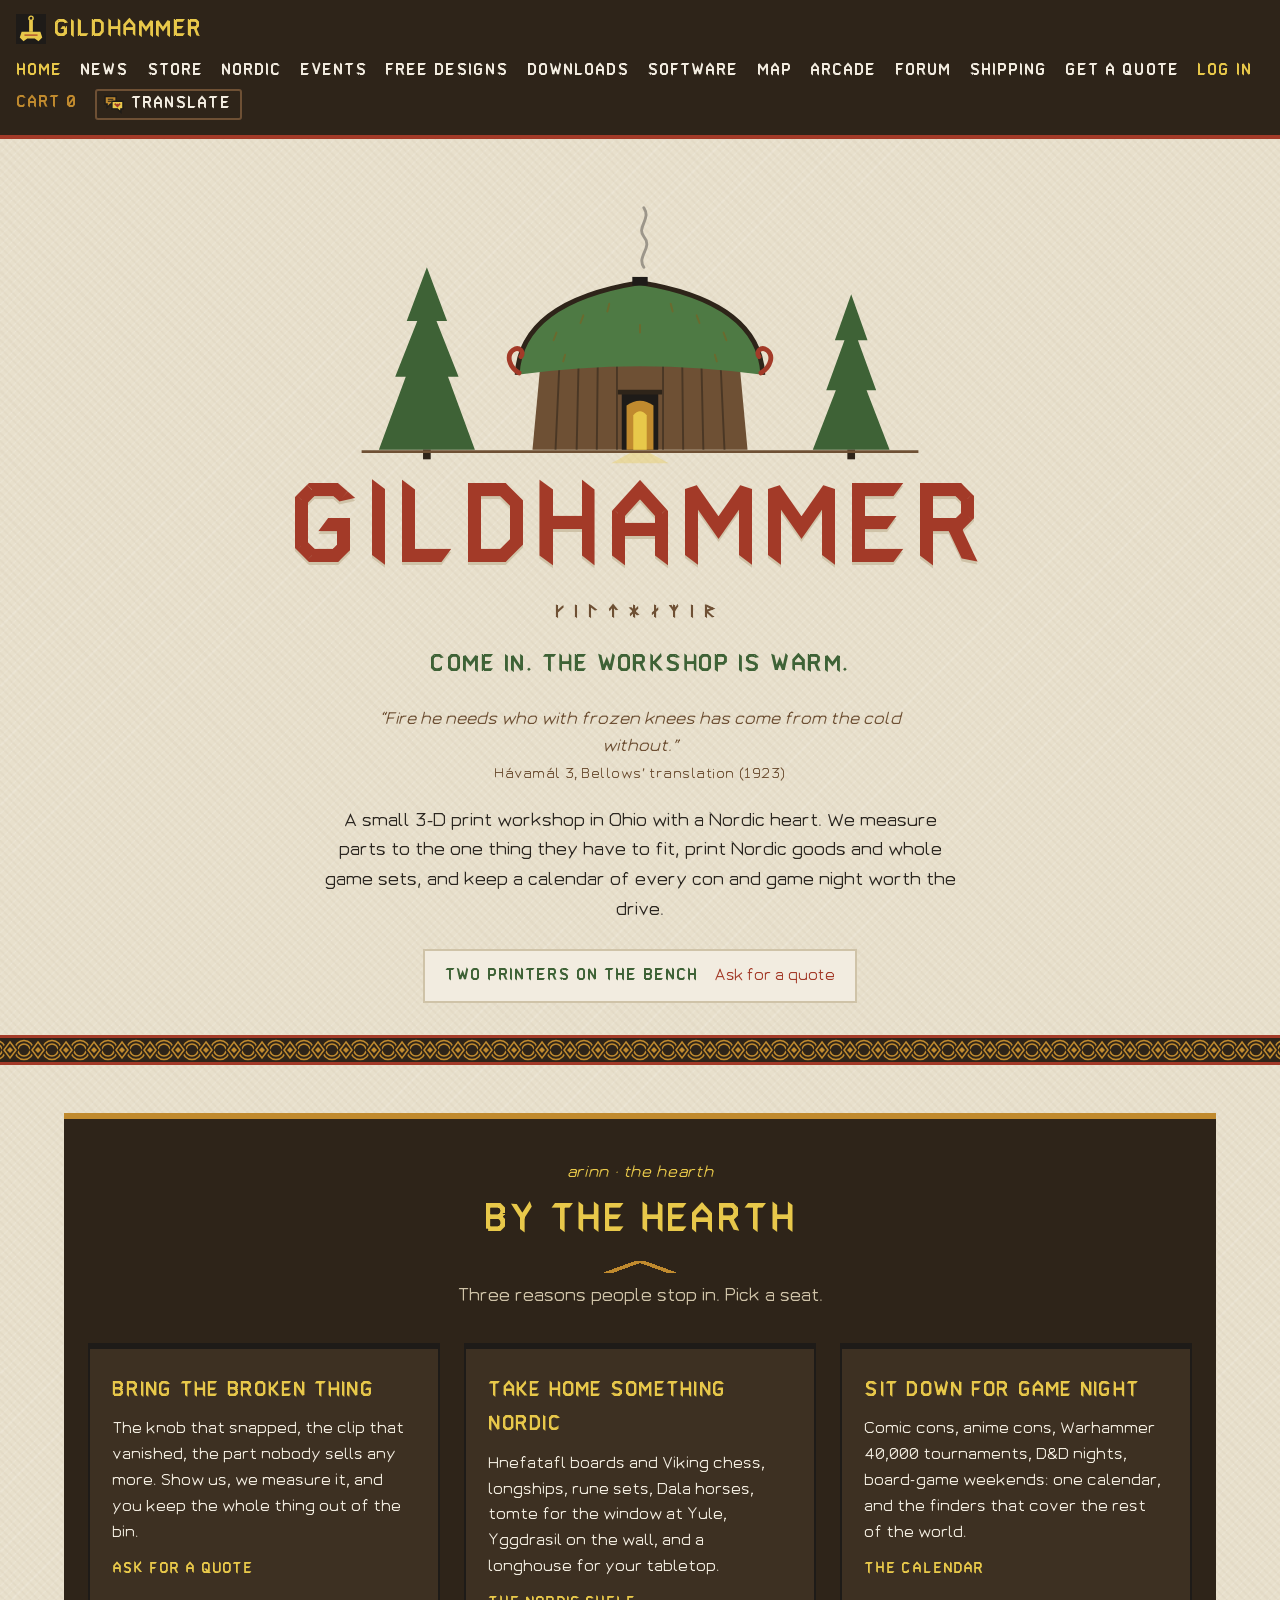
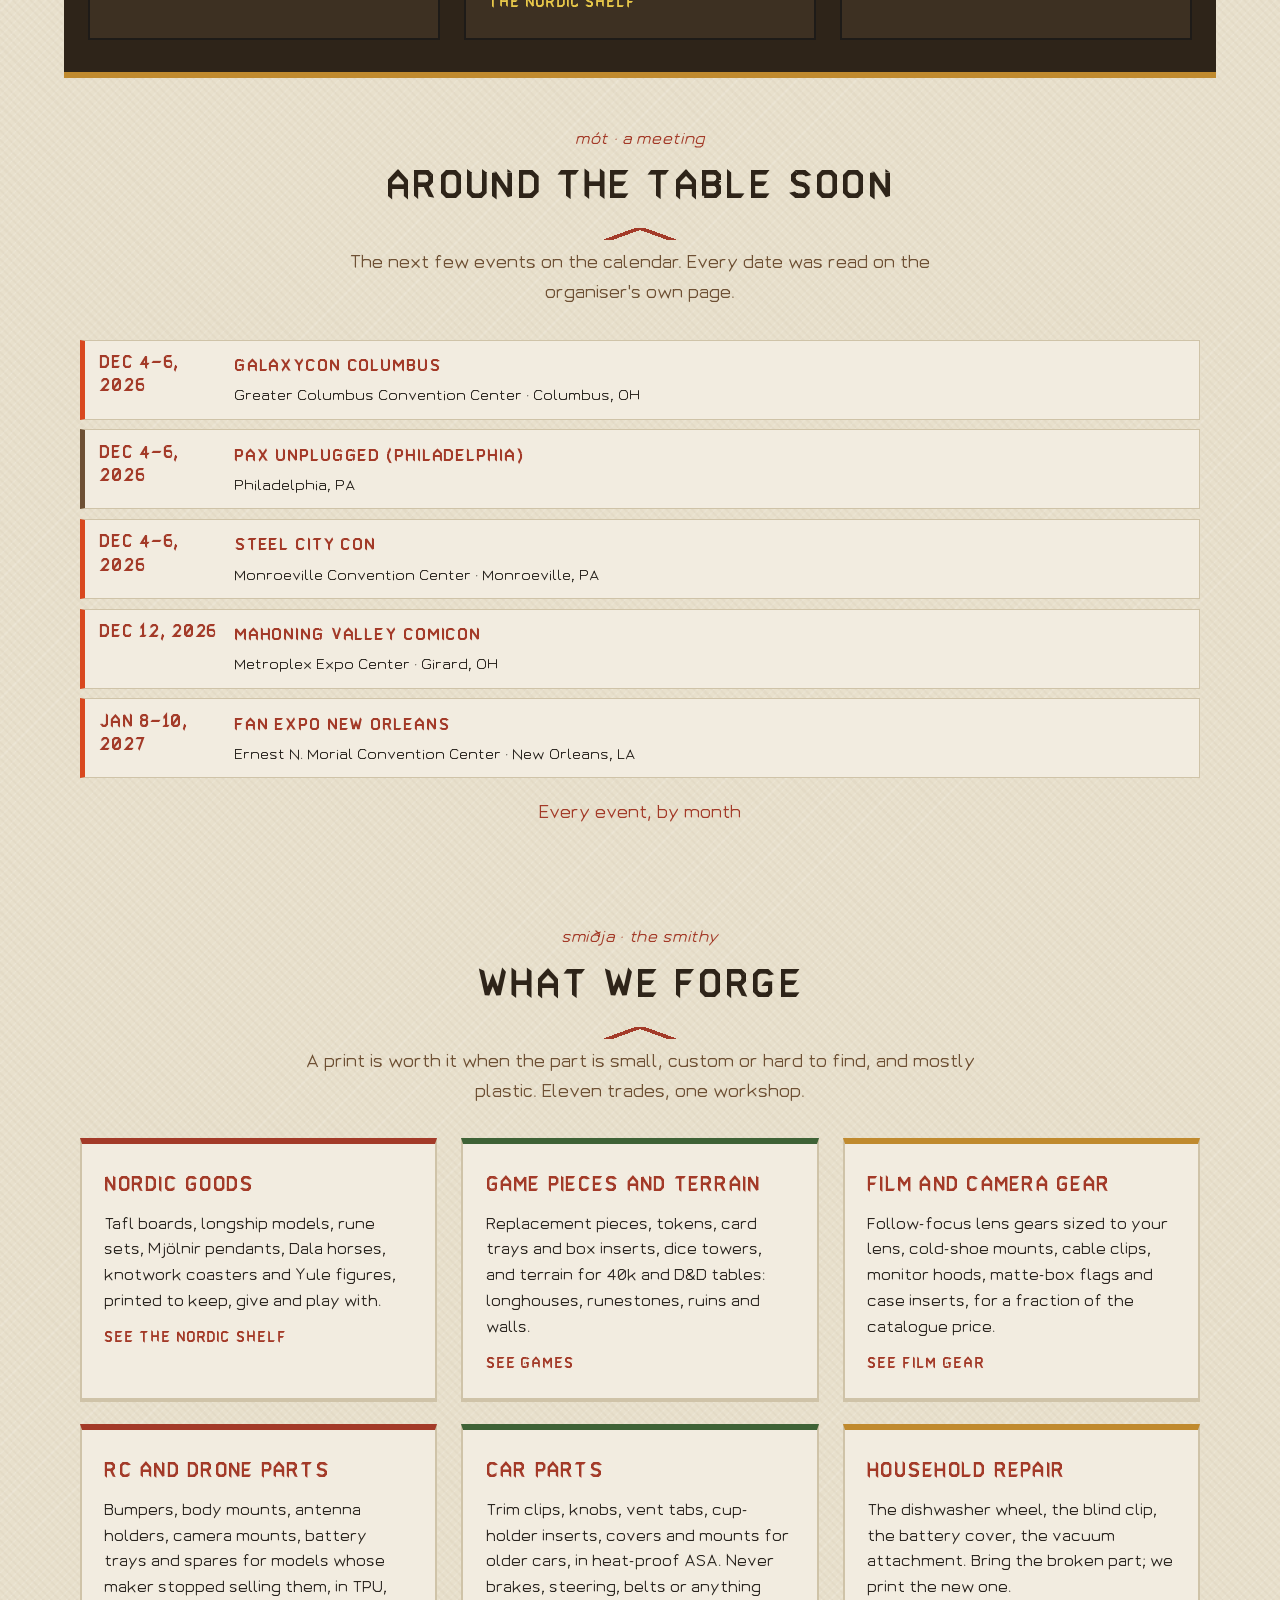
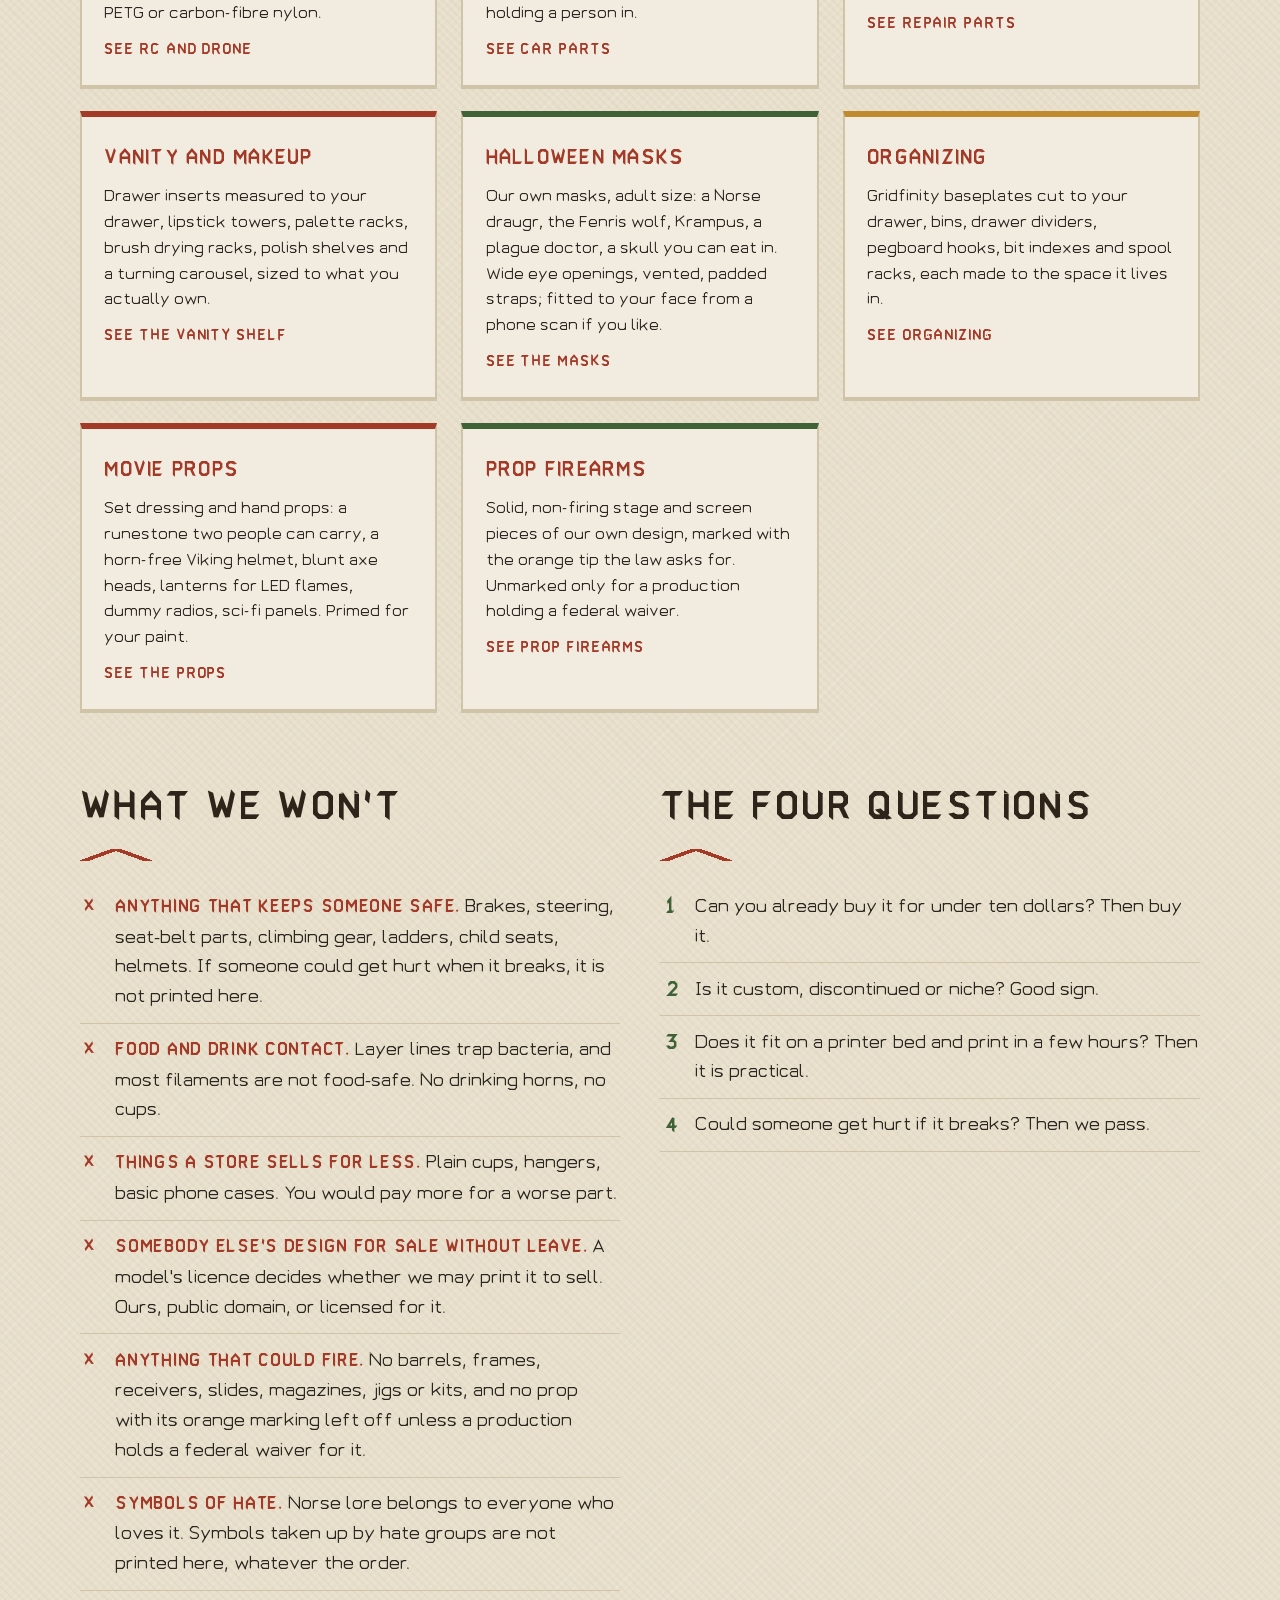
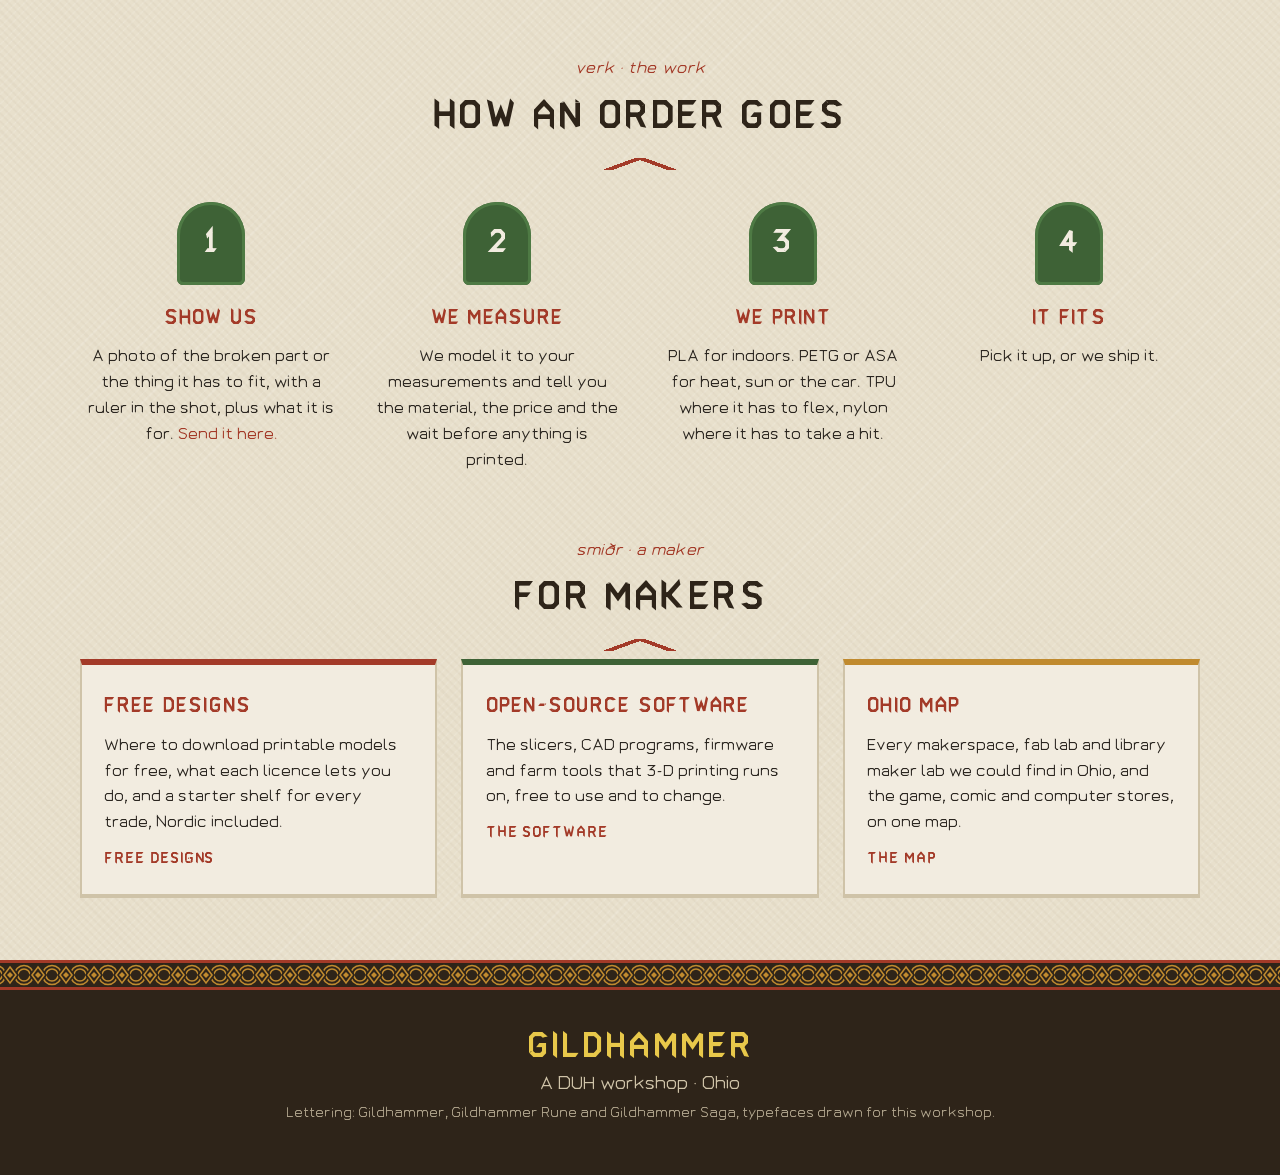
<file: index.html>
<!doctype html>
<html lang="en">
<head>
<meta charset="utf-8">
<meta name="viewport" content="width=device-width, initial-scale=1">
<title>Gildhammer — custom 3-D printed parts</title>
<meta name="description" content="A Nordic-hearted 3-D print workshop in Ohio: parts measured to the thing they fit, Nordic goods and game sets, and a calendar of comic cons, Warhammer, D&amp;D and game nights.">
<link rel="icon" href="img/mark.svg" type="image/svg+xml">
<link rel="preload" href="fonts/Gildhammer-Regular.ttf" as="font" type="font/ttf" crossorigin>
<link rel="preload" href="fonts/GildhammerSaga-Regular.ttf" as="font" type="font/ttf" crossorigin>
<link rel="stylesheet" href="style.css">
<script src="js/app.js" defer></script>
<script src="js/home.js" defer></script>
</head>
<body>

<header class="bar"><div class="bar-in">
  <a class="home" href="./"><img src="img/mark.svg" alt="">Gildhammer</a>
  <ul class="nav">
    <li><a href="./" aria-current="page">Home</a></li>
    <li><a href="news.html">News</a></li>
    <li><a href="store.html">Store</a></li>
    <li><a href="store.html#nordic">Nordic</a></li>
    <li><a href="events.html">Events</a></li>
    <li><a href="designs.html">Free designs</a></li>
    <li><a href="downloads.html">Downloads</a></li>
    <li><a href="software.html">Software</a></li>
    <li><a href="map.html">Map</a></li>
    <li><a href="games.html">Arcade</a></li>
    <li><a href="forum.html">Forum</a></li>
    <li><a href="shipping.html">Shipping</a></li>
    <li><a href="quote.html">Get a quote</a></li>
    <li><a class="login-link" href="login.html" data-login>Log in</a></li>
    <li><a class="cart-link" href="store.html#cart">Cart <span data-cart-count>0</span></a></li>
  </ul>
</div></header>

<div class="hero">
  <div class="hero-core">
    <!-- The house: a Viking-age longhouse, its plank walls bowed like a hull,
         a turf roof, smoke from the hole over the long fire (no chimney, no
         glass), the hearth's light in the open door. Drawn here, 2026-10-09;
         every colour is a Norse dye or pigment (style.css). -->
    <svg class="house" viewBox="-60 0 600 300" role="img" aria-label="A Viking longhouse with a turf roof, smoke rising from the roof hole and firelight in the doorway, between two pine trees">
      <g fill="#3e6236">
        <path transform="translate(-62 0)" d="M30 282 L58 206 L47 206 L70 148 L59 148 L80 92 L101 148 L90 148 L113 206 L102 206 L130 282 Z"/>
        <path transform="translate(58 0)" d="M362 282 L386 220 L376 220 L395 168 L385 168 L402 120 L419 168 L409 168 L428 220 L418 220 L442 282 Z"/>
      </g>
      <g fill="#2e2419"><rect x="14" y="282" width="8" height="10"/><rect x="456" y="282" width="8" height="10"/></g>
      <g fill="none" stroke="#9c968a" stroke-width="3" stroke-linecap="round">
        <path d="M244 92 C236 80 254 72 244 60 C236 50 252 42 244 30"/>
      </g>
      <path d="M128 282 L136 196 Q240 186 344 196 L352 282 Z" fill="#6e5034"/>
      <g stroke="#2e2419" stroke-width="2" opacity=".55">
        <path d="M156 194 L152 282 M176 192 L174 282 M196 191 L195 282 M216 190 L216 282 M264 190 L264 282 M284 191 L285 282 M304 192 L306 282 M324 194 L328 282"/>
      </g>
      <path d="M112 204 Q116 128 240 108 Q364 128 368 204 Q240 186 112 204 Z" fill="#4e7a44"/>
      <path d="M112 204 Q116 128 240 108 Q364 128 368 204" fill="none" stroke="#2e2419" stroke-width="5" stroke-linejoin="round"/>
      <g fill="none" stroke="#6b6a2e" stroke-width="2" stroke-linecap="round">
        <path d="M150 168 l3 -8 M178 150 l3 -8 M206 138 l2 -8 M274 138 l-2 -8 M302 150 l-3 -8 M330 168 l-3 -8 M160 190 l2 -7 M320 190 l-2 -7 M240 160 l0 -8"/>
      </g>
      <rect x="232" y="102" width="16" height="9" fill="#1e1b18"/>
      <g fill="none" stroke="#a33a28" stroke-width="5" stroke-linecap="round">
        <path d="M114 202 c-10 -6 -14 -18 -6 -24 c6 -4 12 2 8 7"/>
        <path d="M366 202 c10 -6 14 -18 6 -24 c-6 -4 -12 2 -8 7"/>
      </g>
      <rect x="221" y="222" width="38" height="60" fill="#1e1b18"/>
      <path d="M226 282 L226 236 Q240 226 254 236 L254 282 Z" fill="#c08a2e"/>
      <path d="M233 282 L233 246 Q240 238 247 246 L247 282 Z" fill="#e8c84a"/>
      <path d="M217 222 H263" stroke="#2e2419" stroke-width="5"/>
      <path d="M232 284 L210 296 H270 L248 284 Z" fill="#e8c84a" opacity=".35"/>
      <path d="M-50 284 H530" stroke="#6e5034" stroke-width="3"/>
    </svg>
    <h1 class="wordmark">Gildhammer</h1>
    <p class="runes" aria-hidden="true">ᚴᛁᛚᛏᚼᛅᛘᛁᚱ</p>
    <p class="tag">Come in. The workshop is warm.</p>
    <p class="saying">“Fire he needs who with frozen knees has come from the cold without.”<cite>Hávamál 3, Bellows’ translation (1923)</cite></p>
    <p class="lede">A small 3-D print workshop in Ohio with a Nordic heart. We measure parts to the one thing they have to fit, print Nordic goods and whole game sets, and keep a calendar of every con and game night worth the drive.</p>
    <p class="status"><span>Two printers on the bench</span> <a href="quote.html">Ask for a quote</a></p>
  </div>
</div>

<div class="band" aria-hidden="true"></div>

<main>
  <section class="hearth" id="hearth">
    <span class="kicker" lang="non">arinn · the hearth</span>
    <h2>By the hearth</h2>
    <p class="intro">Three reasons people stop in. Pick a seat.</p>
    <ul class="cards">
      <li>
        <h3>Bring the broken thing</h3>
        <p>The knob that snapped, the clip that vanished, the part nobody sells any more. Show us, we measure it, and you keep the whole thing out of the bin.</p>
        <a class="more" href="quote.html">Ask for a quote</a>
      </li>
      <li>
        <h3>Take home something Nordic</h3>
        <p>Hnefatafl boards and Viking chess, longships, rune sets, Dala horses, tomte for the window at Yule, Yggdrasil on the wall, and a longhouse for your tabletop.</p>
        <a class="more" href="store.html#nordic">The Nordic shelf</a>
      </li>
      <li>
        <h3>Sit down for game night</h3>
        <p>Comic cons, anime cons, Warhammer 40,000 tournaments, D&amp;D nights, board-game weekends: one calendar, and the finders that cover the rest of the world.</p>
        <a class="more" href="events.html">The calendar</a>
      </li>
    </ul>
  </section>

  <section id="soon">
    <span class="kicker" lang="non">mót · a meeting</span>
    <h2>Around the table soon</h2>
    <p class="intro">The next few events on the calendar. Every date was read on the organiser's own page.</p>
    <ul class="agenda" id="soon-list"><li><p>Loading the calendar…</p></li></ul>
    <p class="intro" style="margin-top:1.25rem"><a href="events.html">Every event, by month</a></p>
  </section>

  <section id="forge">
    <span class="kicker" lang="non">smiðja · the smithy</span>
    <h2>What we forge</h2>
    <p class="intro">A print is worth it when the part is small, custom or hard to find, and mostly plastic. Eleven trades, one workshop.</p>
    <ul class="cards">
      <li>
        <h3>Nordic goods</h3>
        <p>Tafl boards, longship models, rune sets, Mjölnir pendants, Dala horses, knotwork coasters and Yule figures, printed to keep, give and play with.</p>
        <a class="more" href="store.html#nordic">See the Nordic shelf</a>
      </li>
      <li>
        <h3>Game pieces and terrain</h3>
        <p>Replacement pieces, tokens, card trays and box inserts, dice towers, and terrain for 40k and D&amp;D tables: longhouses, runestones, ruins and walls.</p>
        <a class="more" href="store.html#games">See games</a>
      </li>
      <li>
        <h3>Film and camera gear</h3>
        <p>Follow-focus lens gears sized to your lens, cold-shoe mounts, cable clips, monitor hoods, matte-box flags and case inserts, for a fraction of the catalogue price.</p>
        <a class="more" href="store.html#film">See film gear</a>
      </li>
      <li>
        <h3>RC and drone parts</h3>
        <p>Bumpers, body mounts, antenna holders, camera mounts, battery trays and spares for models whose maker stopped selling them, in TPU, PETG or carbon-fibre nylon.</p>
        <a class="more" href="store.html#rc">See RC and drone</a>
      </li>
      <li>
        <h3>Car parts</h3>
        <p>Trim clips, knobs, vent tabs, cup-holder inserts, covers and mounts for older cars, in heat-proof ASA. Never brakes, steering, belts or anything holding a person in.</p>
        <a class="more" href="store.html#car">See car parts</a>
      </li>
      <li>
        <h3>Household repair</h3>
        <p>The dishwasher wheel, the blind clip, the battery cover, the vacuum attachment. Bring the broken part; we print the new one.</p>
        <a class="more" href="store.html#repair">See repair parts</a>
      </li>
      <li>
        <h3>Vanity and makeup</h3>
        <p>Drawer inserts measured to your drawer, lipstick towers, palette racks, brush drying racks, polish shelves and a turning carousel, sized to what you actually own.</p>
        <a class="more" href="store.html#vanity">See the vanity shelf</a>
      </li>
      <li>
        <h3>Halloween masks</h3>
        <p>Our own masks, adult size: a Norse draugr, the Fenris wolf, Krampus, a plague doctor, a skull you can eat in. Wide eye openings, vented, padded straps; fitted to your face from a phone scan if you like.</p>
        <a class="more" href="store.html#halloween">See the masks</a>
      </li>
      <li>
        <h3>Organizing</h3>
        <p>Gridfinity baseplates cut to your drawer, bins, drawer dividers, pegboard hooks, bit indexes and spool racks, each made to the space it lives in.</p>
        <a class="more" href="store.html#organize">See organizing</a>
      </li>
      <li>
        <h3>Movie props</h3>
        <p>Set dressing and hand props: a runestone two people can carry, a horn-free Viking helmet, blunt axe heads, lanterns for LED flames, dummy radios, sci-fi panels. Primed for your paint.</p>
        <a class="more" href="store.html#props">See the props</a>
      </li>
      <li>
        <h3>Prop firearms</h3>
        <p>Solid, non-firing stage and screen pieces of our own design, marked with the orange tip the law asks for. Unmarked only for a production holding a federal waiver.</p>
        <a class="more" href="store.html#replicas">See prop firearms</a>
      </li>
    </ul>
  </section>

  <section id="wont" class="split">
    <div>
      <h2>What we won't</h2>
      <ul class="nots">
        <li><strong>Anything that keeps someone safe.</strong> Brakes, steering, seat-belt parts, climbing gear, ladders, child seats, helmets. If someone could get hurt when it breaks, it is not printed here.</li>
        <li><strong>Food and drink contact.</strong> Layer lines trap bacteria, and most filaments are not food-safe. No drinking horns, no cups.</li>
        <li><strong>Things a store sells for less.</strong> Plain cups, hangers, basic phone cases. You would pay more for a worse part.</li>
        <li><strong>Somebody else's design for sale without leave.</strong> A model's licence decides whether we may print it to sell. Ours, public domain, or licensed for it.</li>
        <li><strong>Anything that could fire.</strong> No barrels, frames, receivers, slides, magazines, jigs or kits, and no prop with its orange marking left off unless a production holds a federal waiver for it.</li>
        <li><strong>Symbols of hate.</strong> Norse lore belongs to everyone who loves it. Symbols taken up by hate groups are not printed here, whatever the order.</li>
      </ul>
    </div>
    <div>
      <h2>The four questions</h2>
      <ol class="four">
        <li>Can you already buy it for under ten dollars? Then buy it.</li>
        <li>Is it custom, discontinued or niche? Good sign.</li>
        <li>Does it fit on a printer bed and print in a few hours? Then it is practical.</li>
        <li>Could someone get hurt if it breaks? Then we pass.</li>
      </ol>
    </div>
  </section>

  <section id="how">
    <span class="kicker" lang="non">verk · the work</span>
    <h2>How an order goes</h2>
    <ol class="steps">
      <li><span class="n">1</span><h3>Show us</h3><p>A photo of the broken part or the thing it has to fit, with a ruler in the shot, plus what it is for. <a href="quote.html">Send it here.</a></p></li>
      <li><span class="n">2</span><h3>We measure</h3><p>We model it to your measurements and tell you the material, the price and the wait before anything is printed.</p></li>
      <li><span class="n">3</span><h3>We print</h3><p>PLA for indoors. PETG or ASA for heat, sun or the car. TPU where it has to flex, nylon where it has to take a hit.</p></li>
      <li><span class="n">4</span><h3>It fits</h3><p>Pick it up, or we ship it.</p></li>
    </ol>
  </section>

  <section id="more">
    <span class="kicker" lang="non">smiðr · a maker</span>
    <h2>For makers</h2>
    <ul class="cards">
      <li><h3>Free designs</h3><p>Where to download printable models for free, what each licence lets you do, and a starter shelf for every trade, Nordic included.</p><a class="more" href="designs.html">Free designs</a></li>
      <li><h3>Open-source software</h3><p>The slicers, CAD programs, firmware and farm tools that 3-D printing runs on, free to use and to change.</p><a class="more" href="software.html">The software</a></li>
      <li><h3>Ohio map</h3><p>Every makerspace, fab lab and library maker lab we could find in Ohio, and the game, comic and computer stores, on one map.</p><a class="more" href="map.html">The map</a></li>
    </ul>
  </section>
</main>

<div class="band" aria-hidden="true"></div>

<footer>
  <p class="wordmark small">Gildhammer</p>
  <p>A DUH workshop · Ohio</p>
  <p class="fine">Lettering: Gildhammer, Gildhammer Rune and Gildhammer Saga, typefaces drawn for this workshop.</p>
</footer>

</body>
</html>
</file>
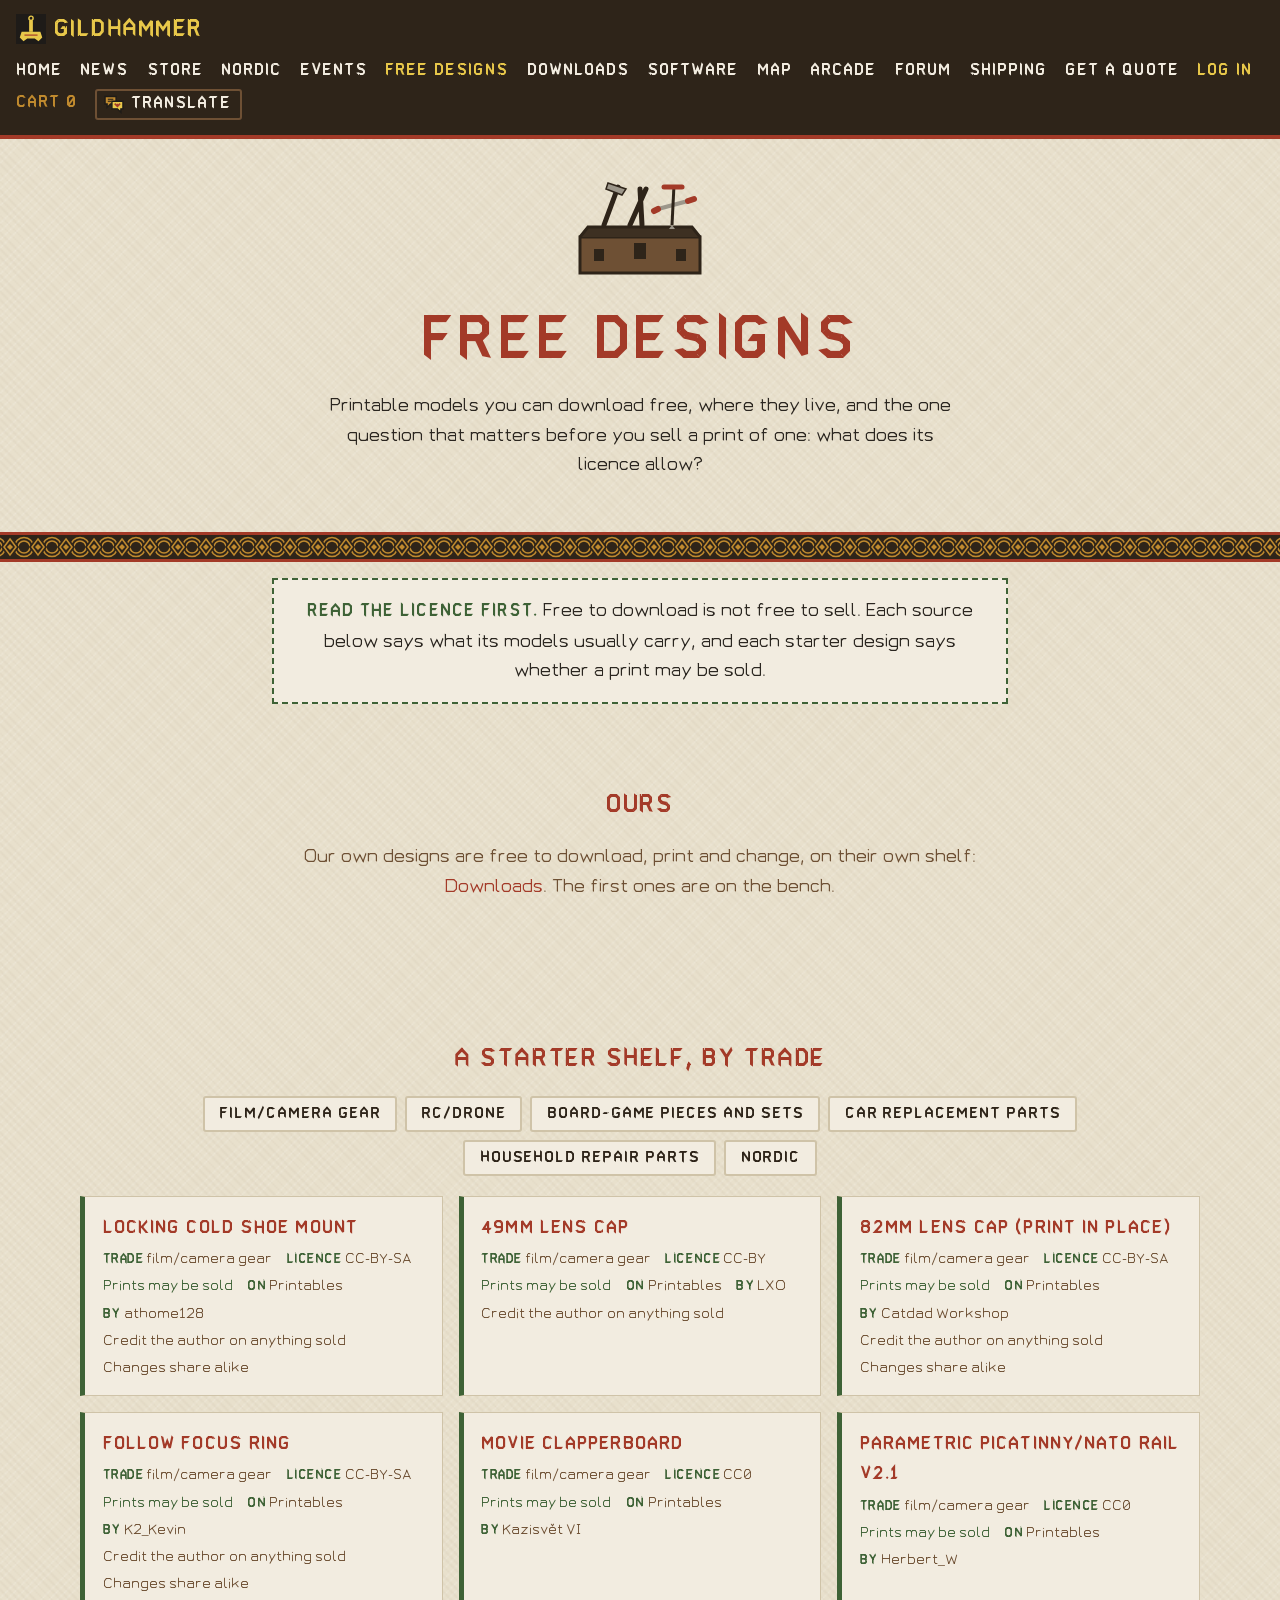
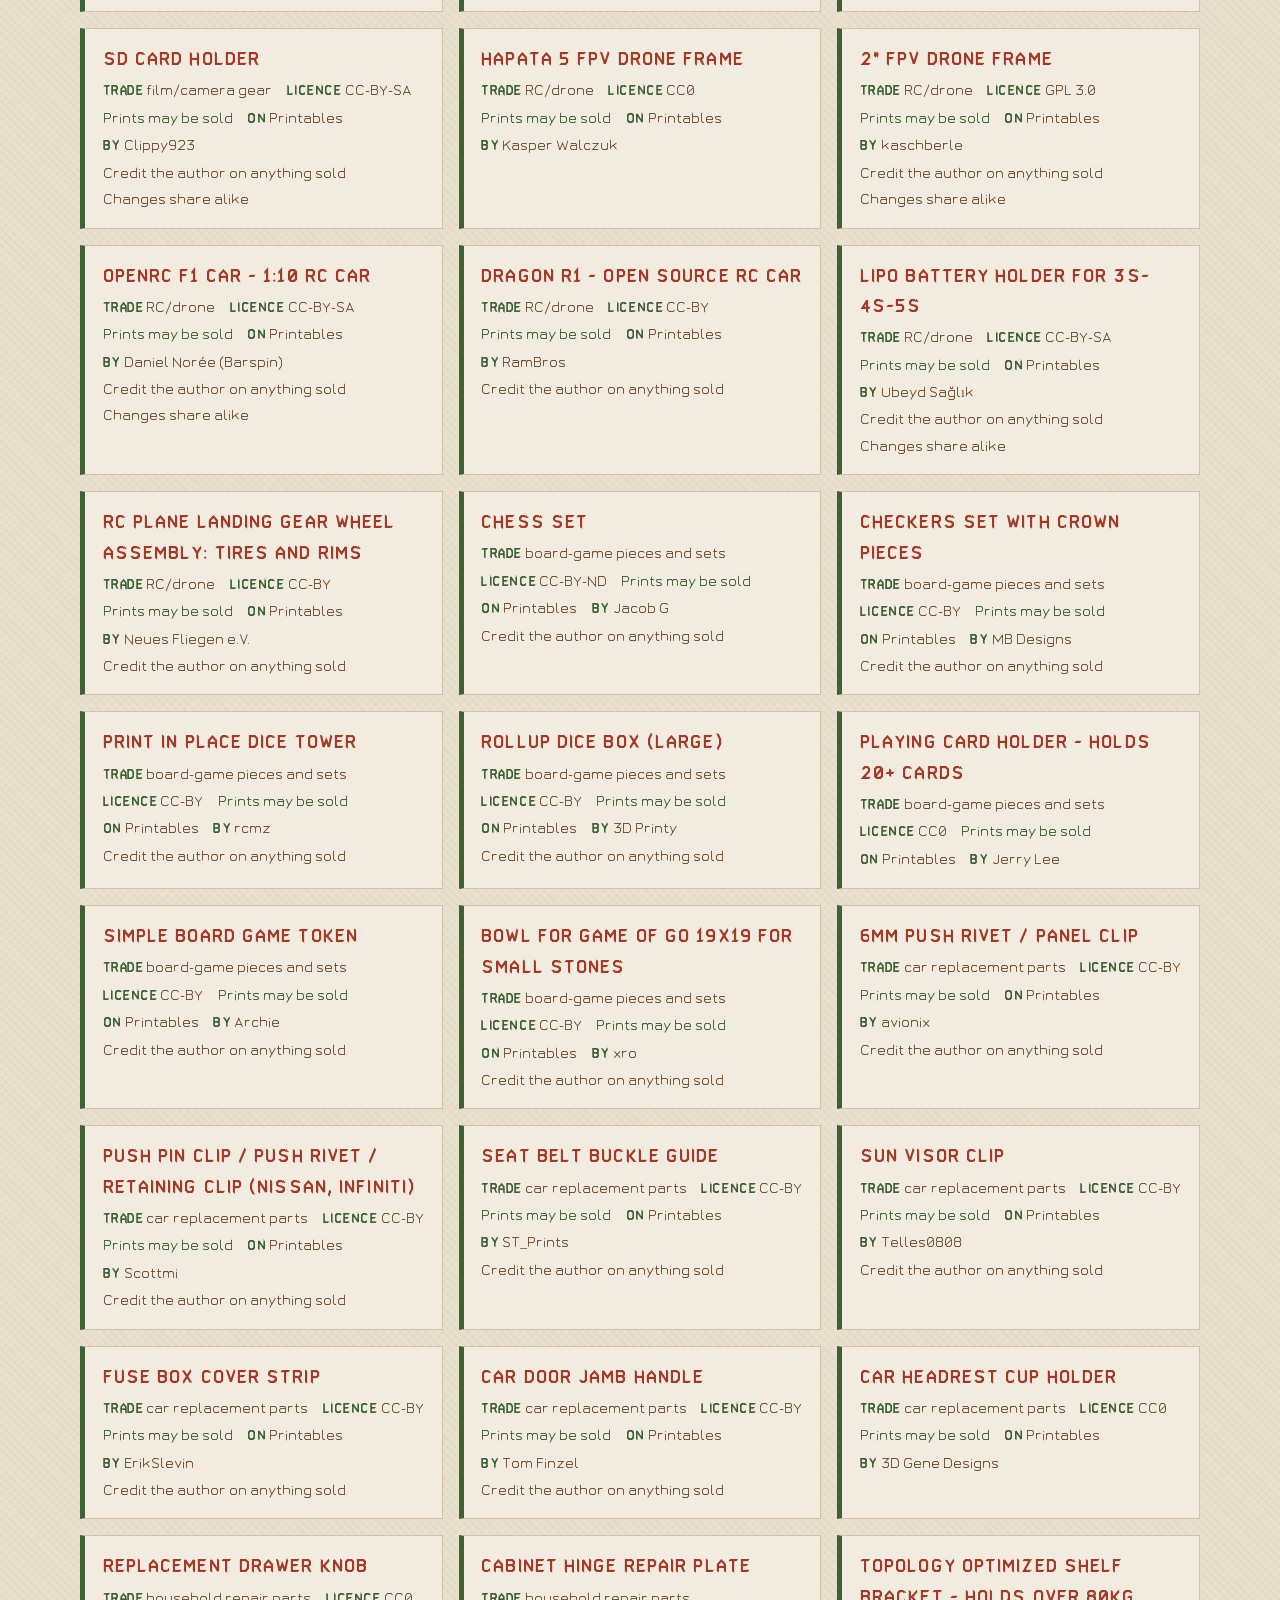
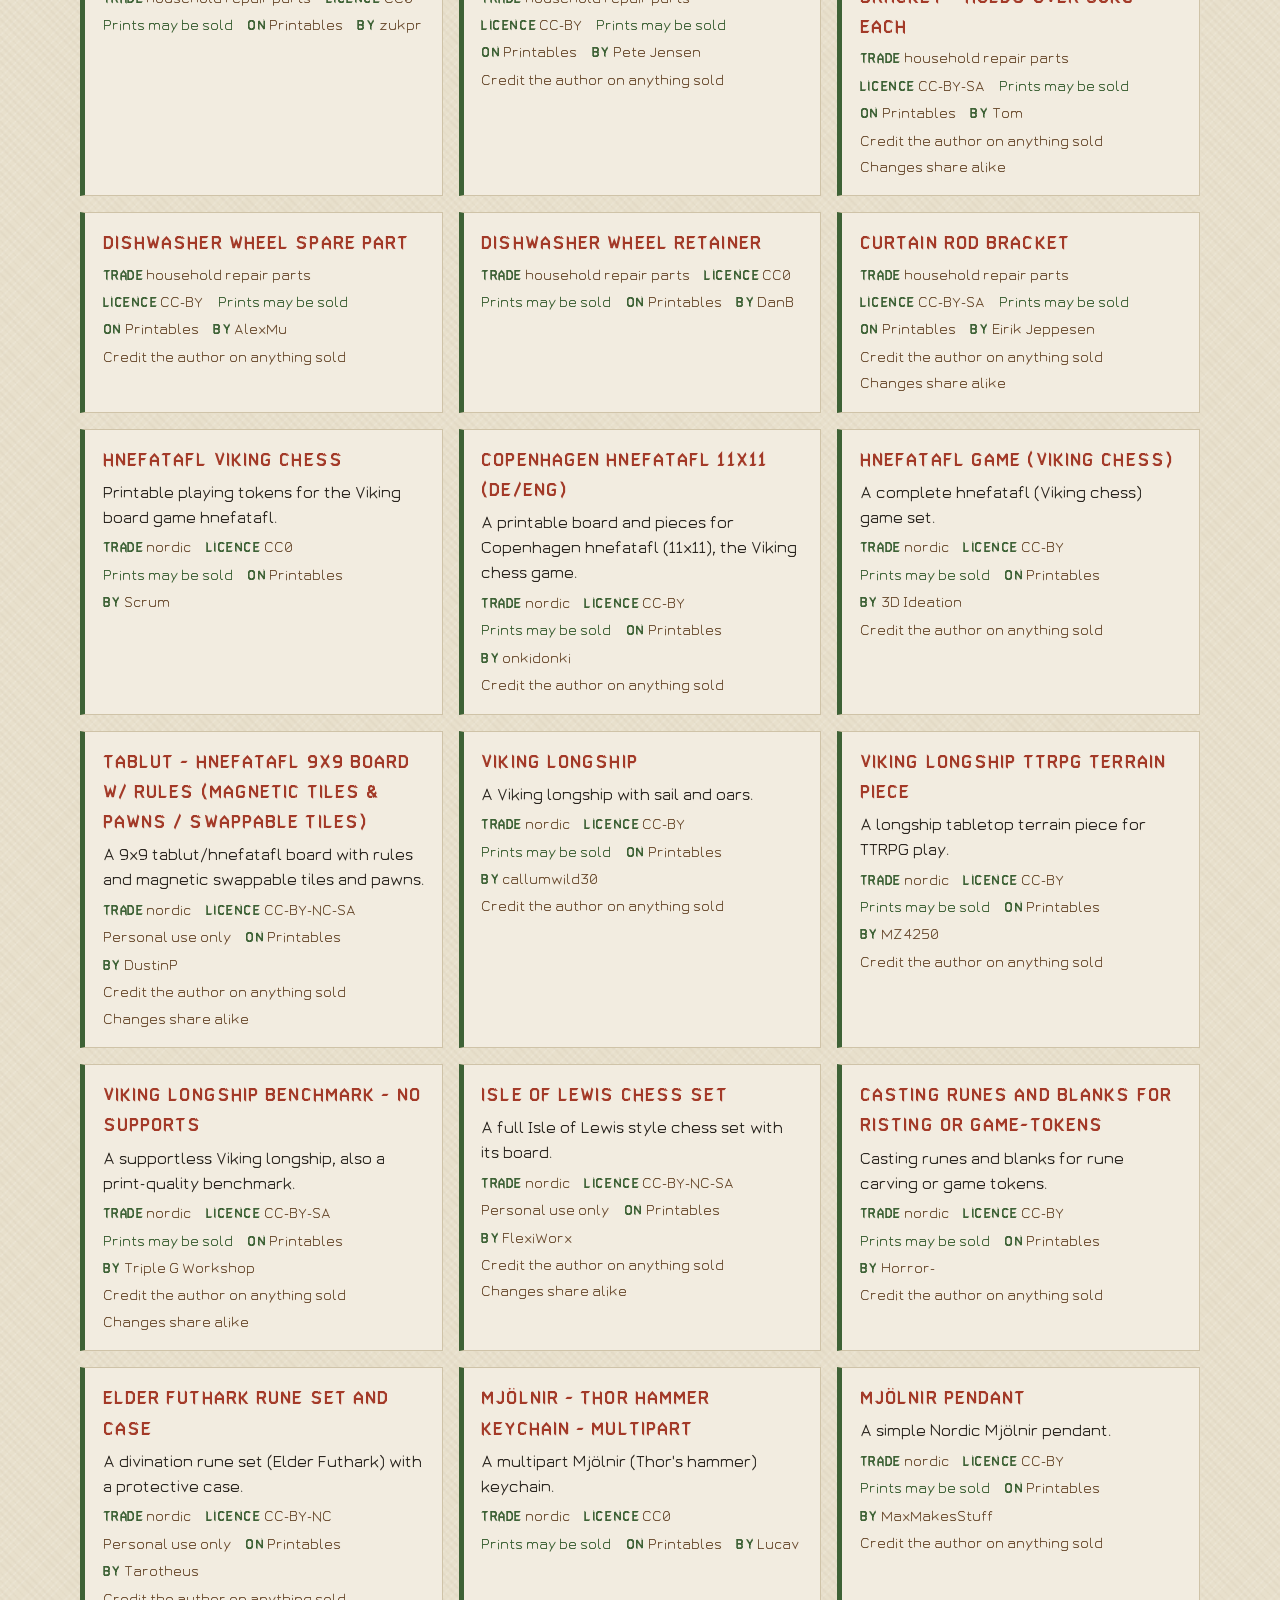
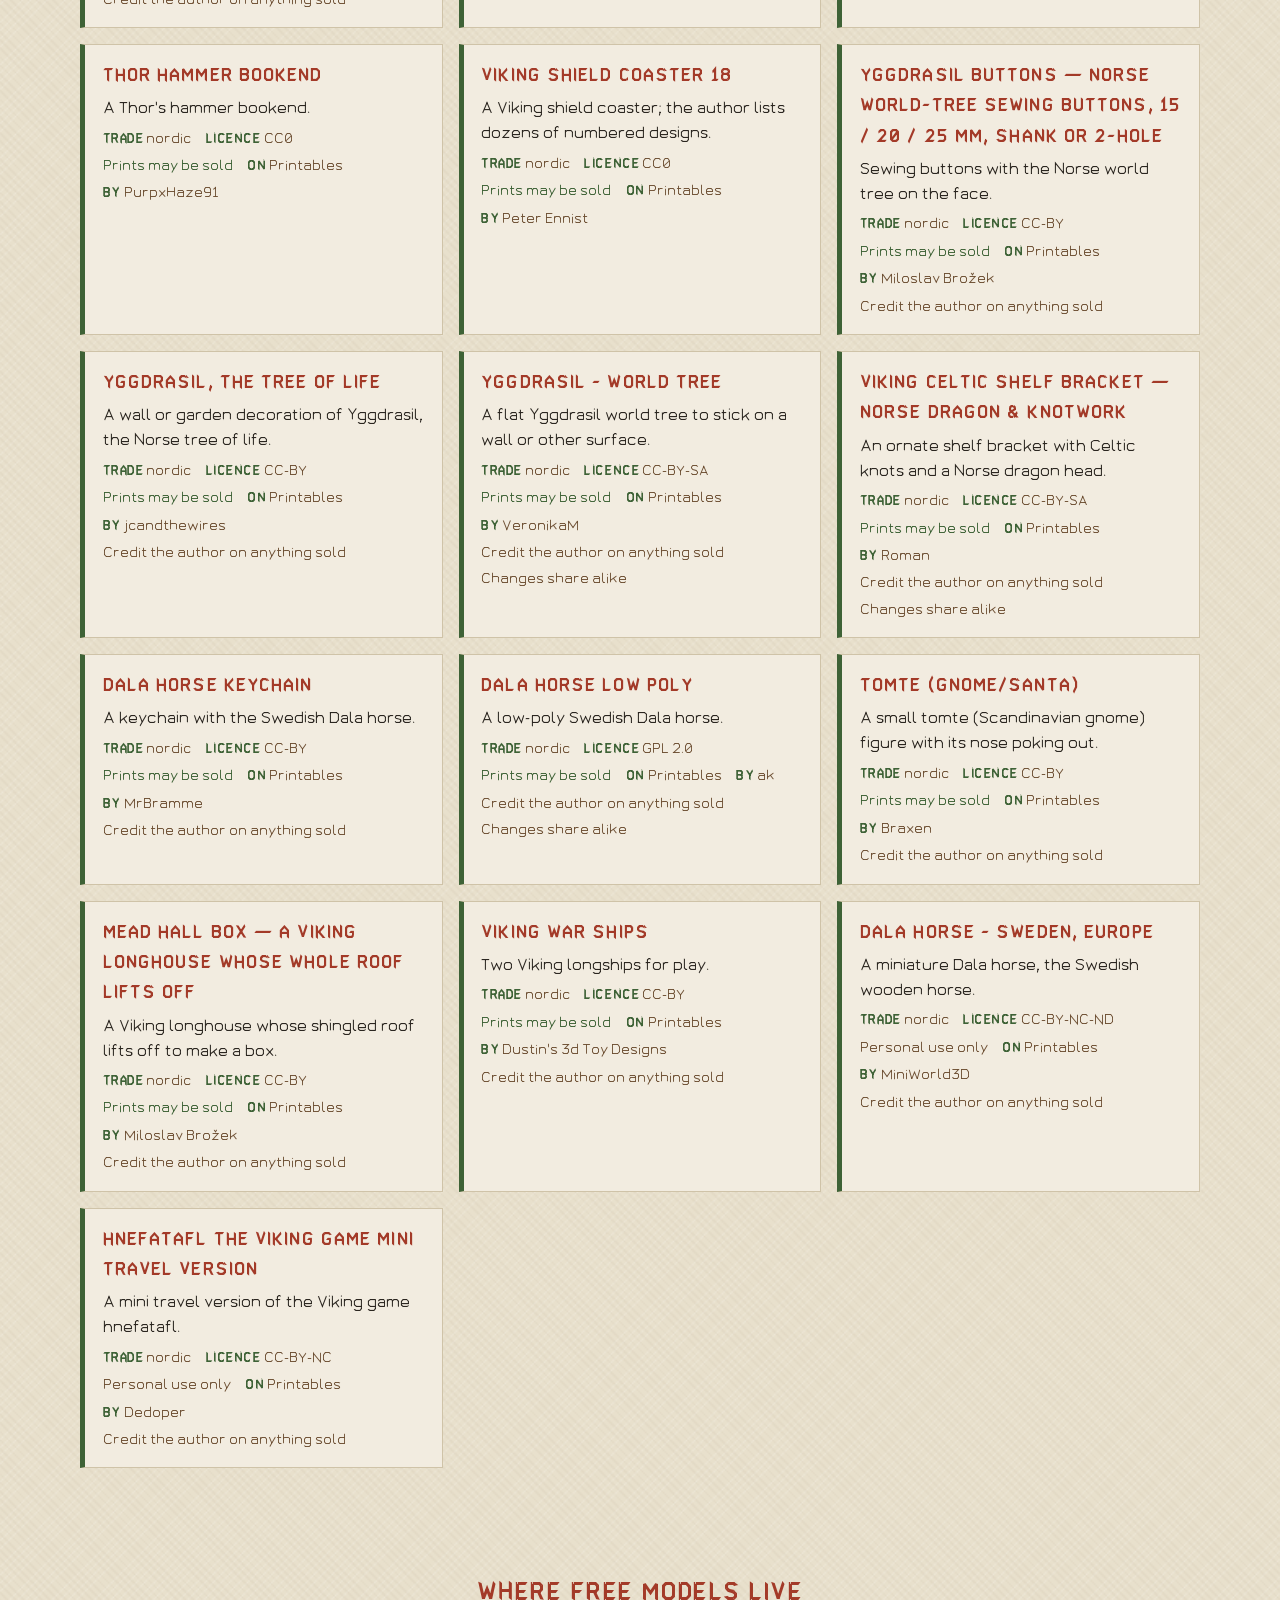
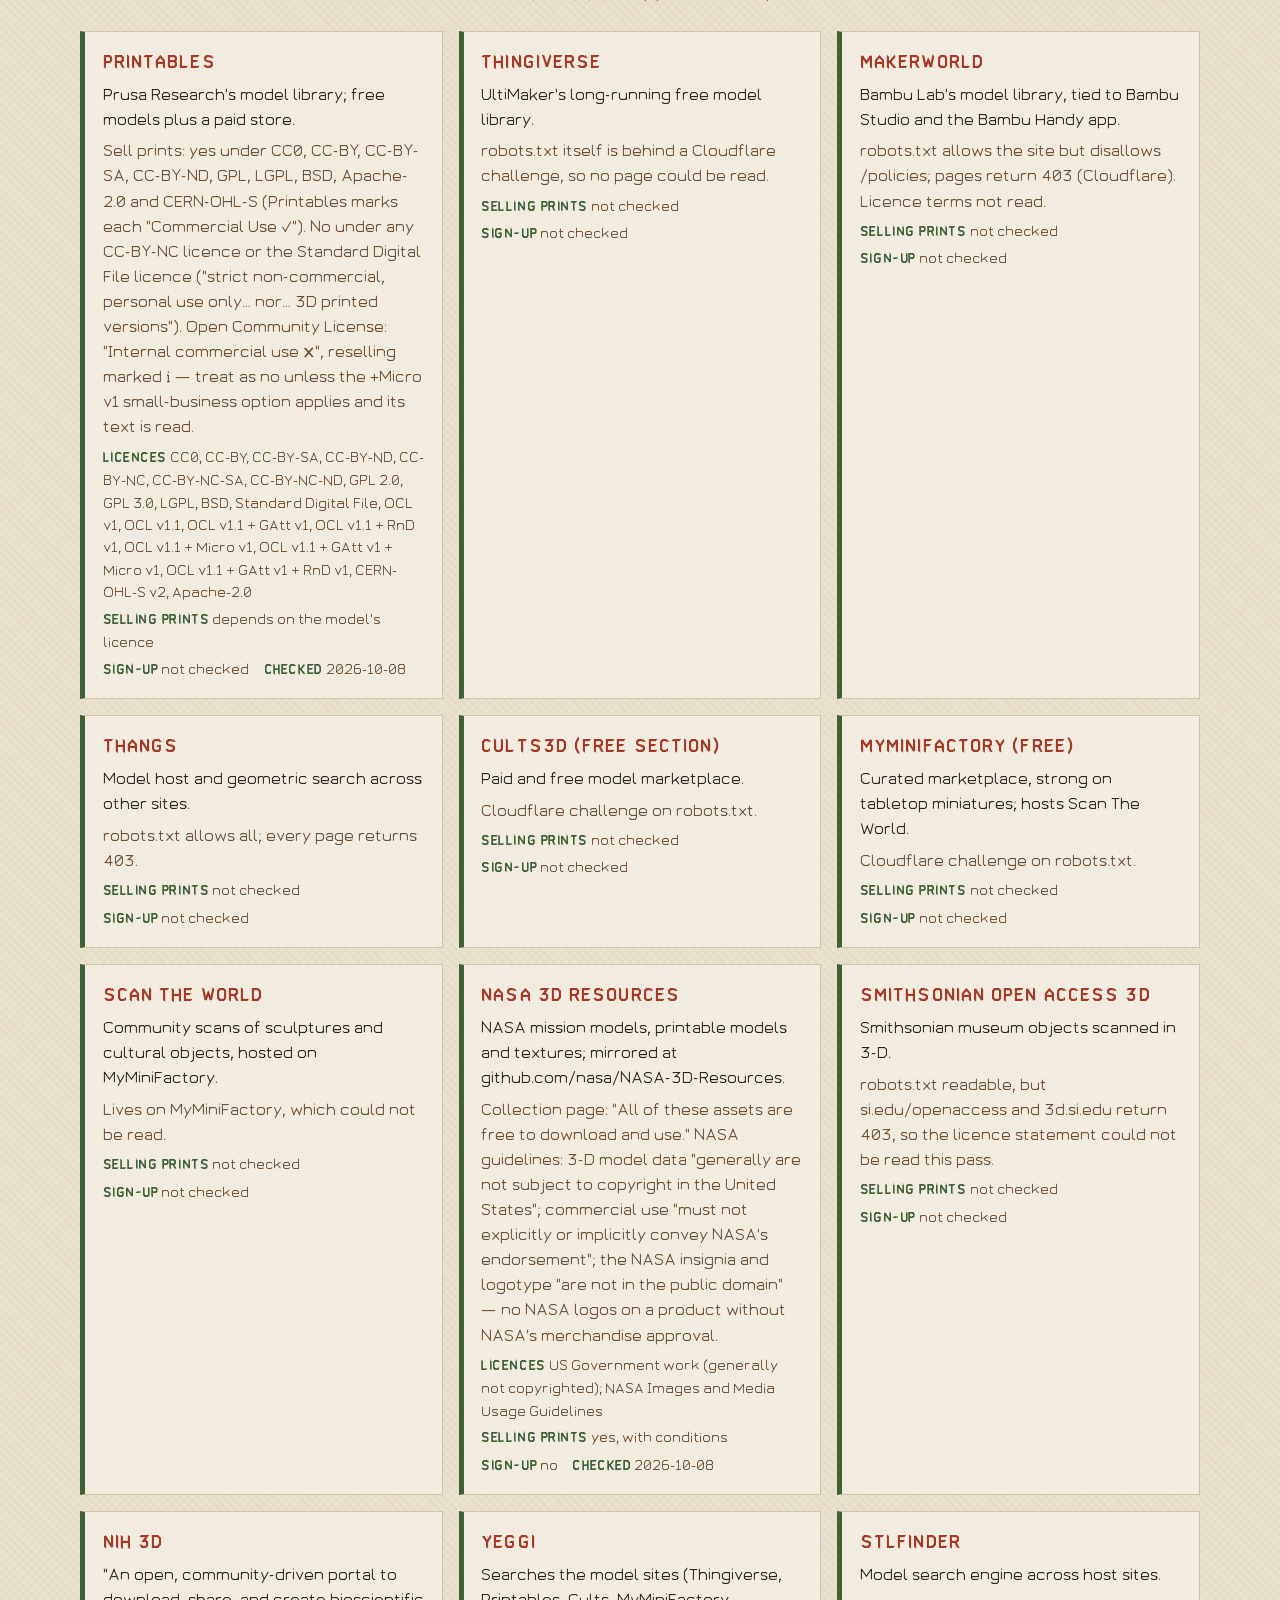
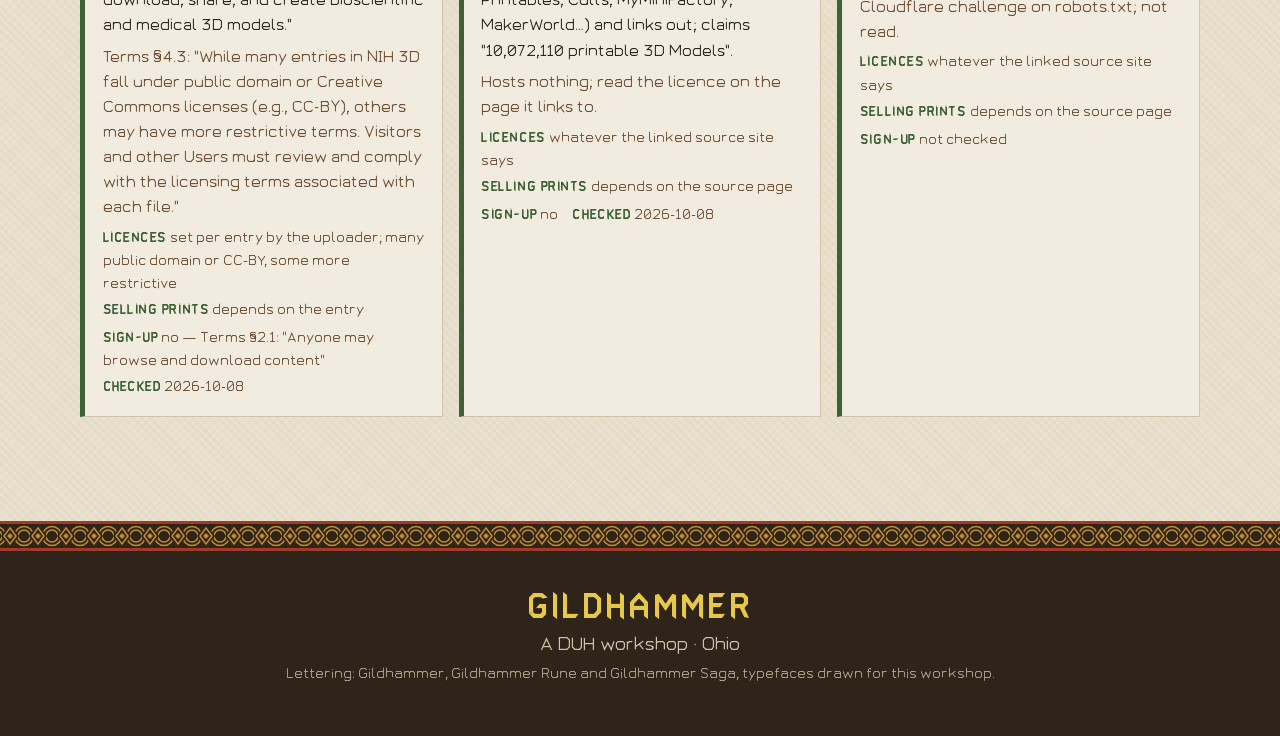
<file: designs.html>
<!doctype html>
<html lang="en">
<head>
<meta charset="utf-8">
<meta name="viewport" content="width=device-width, initial-scale=1">
<title>Free designs — Gildhammer</title>
<meta name="description" content="Where to download 3-D printable models for free, what each licence lets you do, and a starter shelf for film gear, RC and drones, games, car parts and household repair.">
<link rel="icon" href="img/mark.svg" type="image/svg+xml">
<link rel="preload" href="fonts/Gildhammer-Regular.ttf" as="font" type="font/ttf" crossorigin>
<link rel="preload" href="fonts/GildhammerSaga-Regular.ttf" as="font" type="font/ttf" crossorigin>
<link rel="stylesheet" href="style.css">
<script src="js/app.js" defer></script>
<script src="js/designs.js" defer></script>
</head>
<body>

<header class="bar"><div class="bar-in">
  <a class="home" href="./"><img src="img/mark.svg" alt="">Gildhammer</a>
  <ul class="nav">
    <li><a href="./">Home</a></li>
    <li><a href="news.html">News</a></li>
    <li><a href="store.html">Store</a></li>
    <li><a href="store.html#nordic">Nordic</a></li>
    <li><a href="events.html">Events</a></li>
    <li><a href="designs.html" aria-current="page">Free designs</a></li>
    <li><a href="downloads.html">Downloads</a></li>
    <li><a href="software.html">Software</a></li>
    <li><a href="map.html">Map</a></li>
    <li><a href="games.html">Arcade</a></li>
    <li><a href="forum.html">Forum</a></li>
    <li><a href="shipping.html">Shipping</a></li>
    <li><a href="quote.html">Get a quote</a></li>
    <li><a class="login-link" href="login.html" data-login>Log in</a></li>
    <li><a class="cart-link" href="store.html#cart">Cart <span data-cart-count>0</span></a></li>
  </ul>
</div></header>

<div class="hero page">
  <div class="hero-core">
    <img class="emblem" src="img/designs.svg" alt="">
    <h1>Free designs</h1>
    <p class="lede">Printable models you can download free, where they live, and the one question that matters before you sell a print of one: what does its licence allow?</p>
  </div>
</div>

<div class="band" aria-hidden="true"></div>

<main>
  <p class="notice"><strong>Read the licence first.</strong> Free to download is not free to sell. Each source below says what its models usually carry, and each starter design says whether a print may be sold.</p>
  <section id="ours" class="group">
    <h3>Ours</h3>
    <p class="intro">Our own designs are free to download, print and change, on their own shelf: <a href="downloads.html">Downloads</a>. The first ones are on the bench.</p>
  </section>
  <section class="group" aria-labelledby="starter-h">
    <h3 id="starter-h">A starter shelf, by trade</h3>
    <div class="filters" id="lanes" role="group" aria-label="Trade"></div>
    <ul class="rows" id="starter"><li><p>Loading…</p></li></ul>
  </section>
  <section class="group" aria-labelledby="src-h">
    <h3 id="src-h">Where free models live</h3>
    <ul class="rows" id="sources"><li><p>Loading…</p></li></ul>
  </section>
</main>

<div class="band" aria-hidden="true"></div>

<footer>
  <p class="wordmark small">Gildhammer</p>
  <p>A DUH workshop · Ohio</p>
  <p class="fine">Lettering: Gildhammer, Gildhammer Rune and Gildhammer Saga, typefaces drawn for this workshop.</p>
</footer>

</body>
</html>
</file>
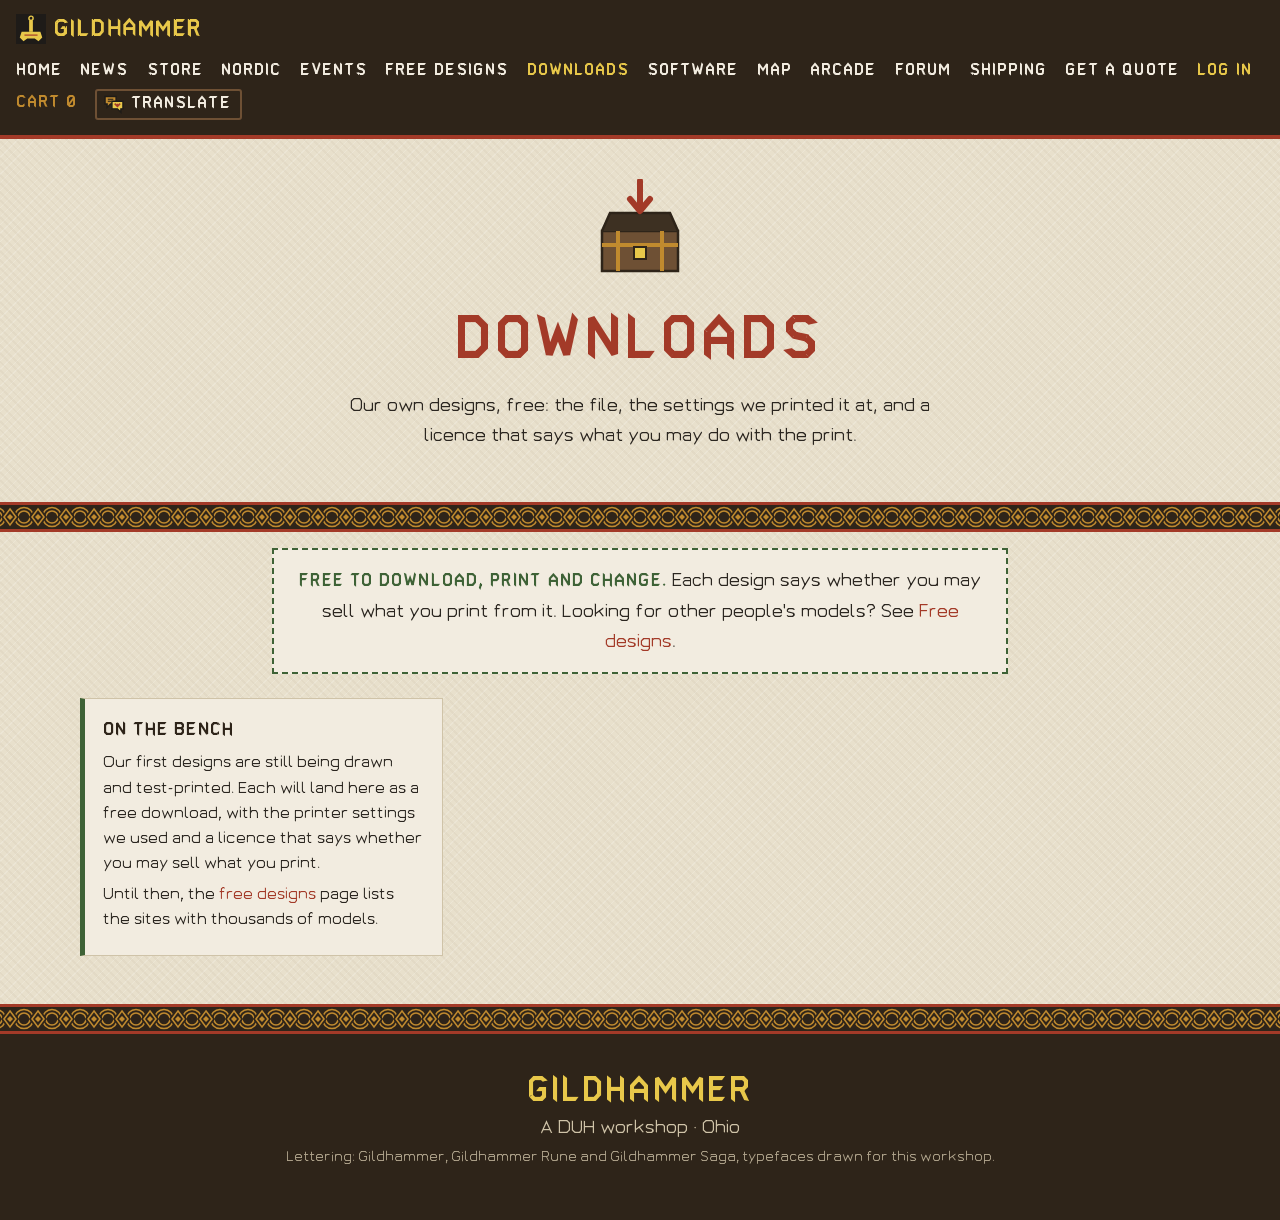
<file: downloads.html>
<!doctype html>
<html lang="en">
<head>
<meta charset="utf-8">
<meta name="viewport" content="width=device-width, initial-scale=1">
<title>Downloads — Gildhammer</title>
<meta name="description" content="Gildhammer's own 3-D printable designs, free to download, with the settings we printed them at and the licence each carries.">
<link rel="icon" href="img/mark.svg" type="image/svg+xml">
<link rel="preload" href="fonts/Gildhammer-Regular.ttf" as="font" type="font/ttf" crossorigin>
<link rel="preload" href="fonts/GildhammerSaga-Regular.ttf" as="font" type="font/ttf" crossorigin>
<link rel="stylesheet" href="style.css">
<script src="js/app.js" defer></script>
<script src="js/downloads.js" defer></script>
</head>
<body>

<header class="bar"><div class="bar-in">
  <a class="home" href="./"><img src="img/mark.svg" alt="">Gildhammer</a>
  <ul class="nav">
    <li><a href="./">Home</a></li>
    <li><a href="news.html">News</a></li>
    <li><a href="store.html">Store</a></li>
    <li><a href="store.html#nordic">Nordic</a></li>
    <li><a href="events.html">Events</a></li>
    <li><a href="designs.html">Free designs</a></li>
    <li><a href="downloads.html" aria-current="page">Downloads</a></li>
    <li><a href="software.html">Software</a></li>
    <li><a href="map.html">Map</a></li>
    <li><a href="games.html">Arcade</a></li>
    <li><a href="forum.html">Forum</a></li>
    <li><a href="shipping.html">Shipping</a></li>
    <li><a href="quote.html">Get a quote</a></li>
    <li><a class="login-link" href="login.html" data-login>Log in</a></li>
    <li><a class="cart-link" href="store.html#cart">Cart <span data-cart-count>0</span></a></li>
  </ul>
</div></header>

<div class="hero page">
  <div class="hero-core">
    <img class="emblem" src="img/downloads.svg" alt="">
    <h1>Downloads</h1>
    <p class="lede">Our own designs, free: the file, the settings we printed it at, and a licence that says what you may do with the print.</p>
  </div>
</div>

<div class="band" aria-hidden="true"></div>

<main>
  <p class="notice"><strong>Free to download, print and change.</strong> Each design says whether you may sell what you print from it. Looking for other people&#39;s models? See <a href="designs.html">Free designs</a>.</p>
  <p class="count" id="count" aria-live="polite"></p>
  <ul class="rows" id="files"><li><p>Loading…</p></li></ul>
</main>

<div class="band" aria-hidden="true"></div>

<footer>
  <p class="wordmark small">Gildhammer</p>
  <p>A DUH workshop · Ohio</p>
  <p class="fine">Lettering: Gildhammer, Gildhammer Rune and Gildhammer Saga, typefaces drawn for this workshop.</p>
</footer>

</body>
</html>
</file>
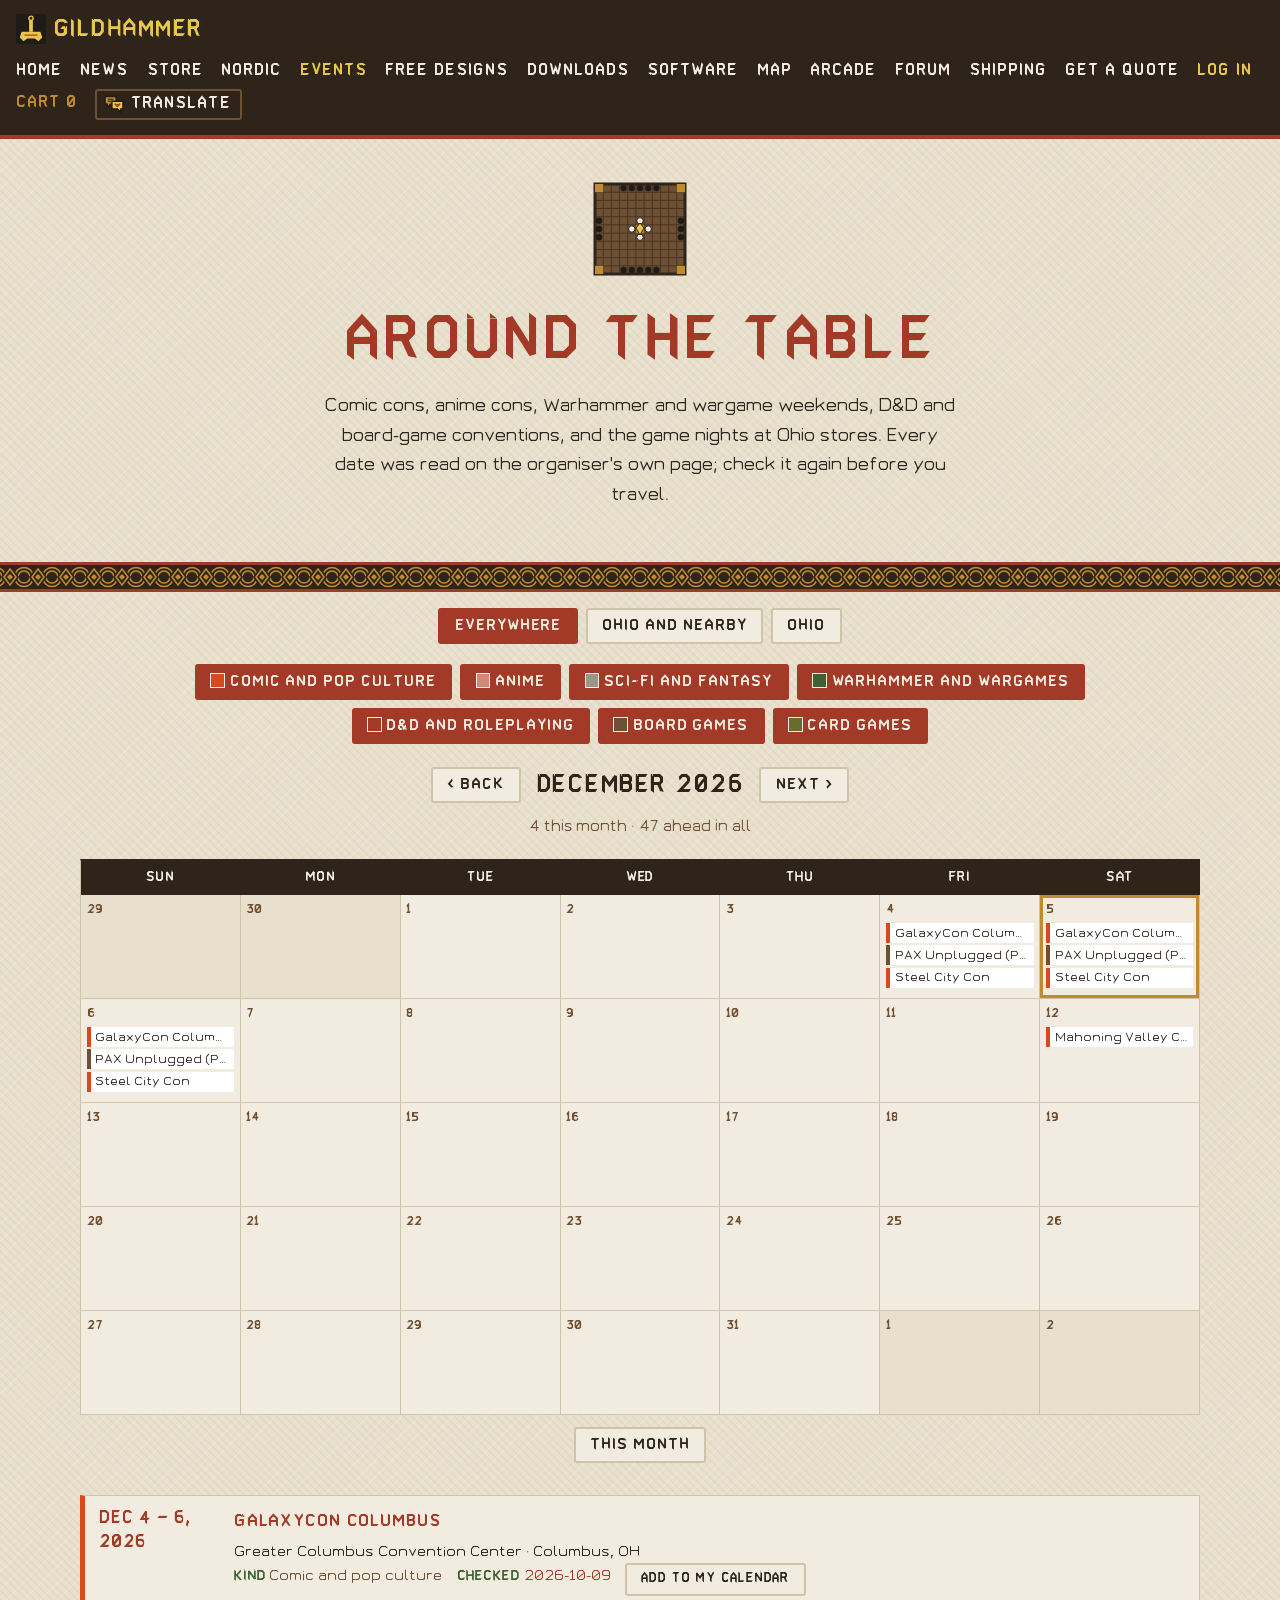
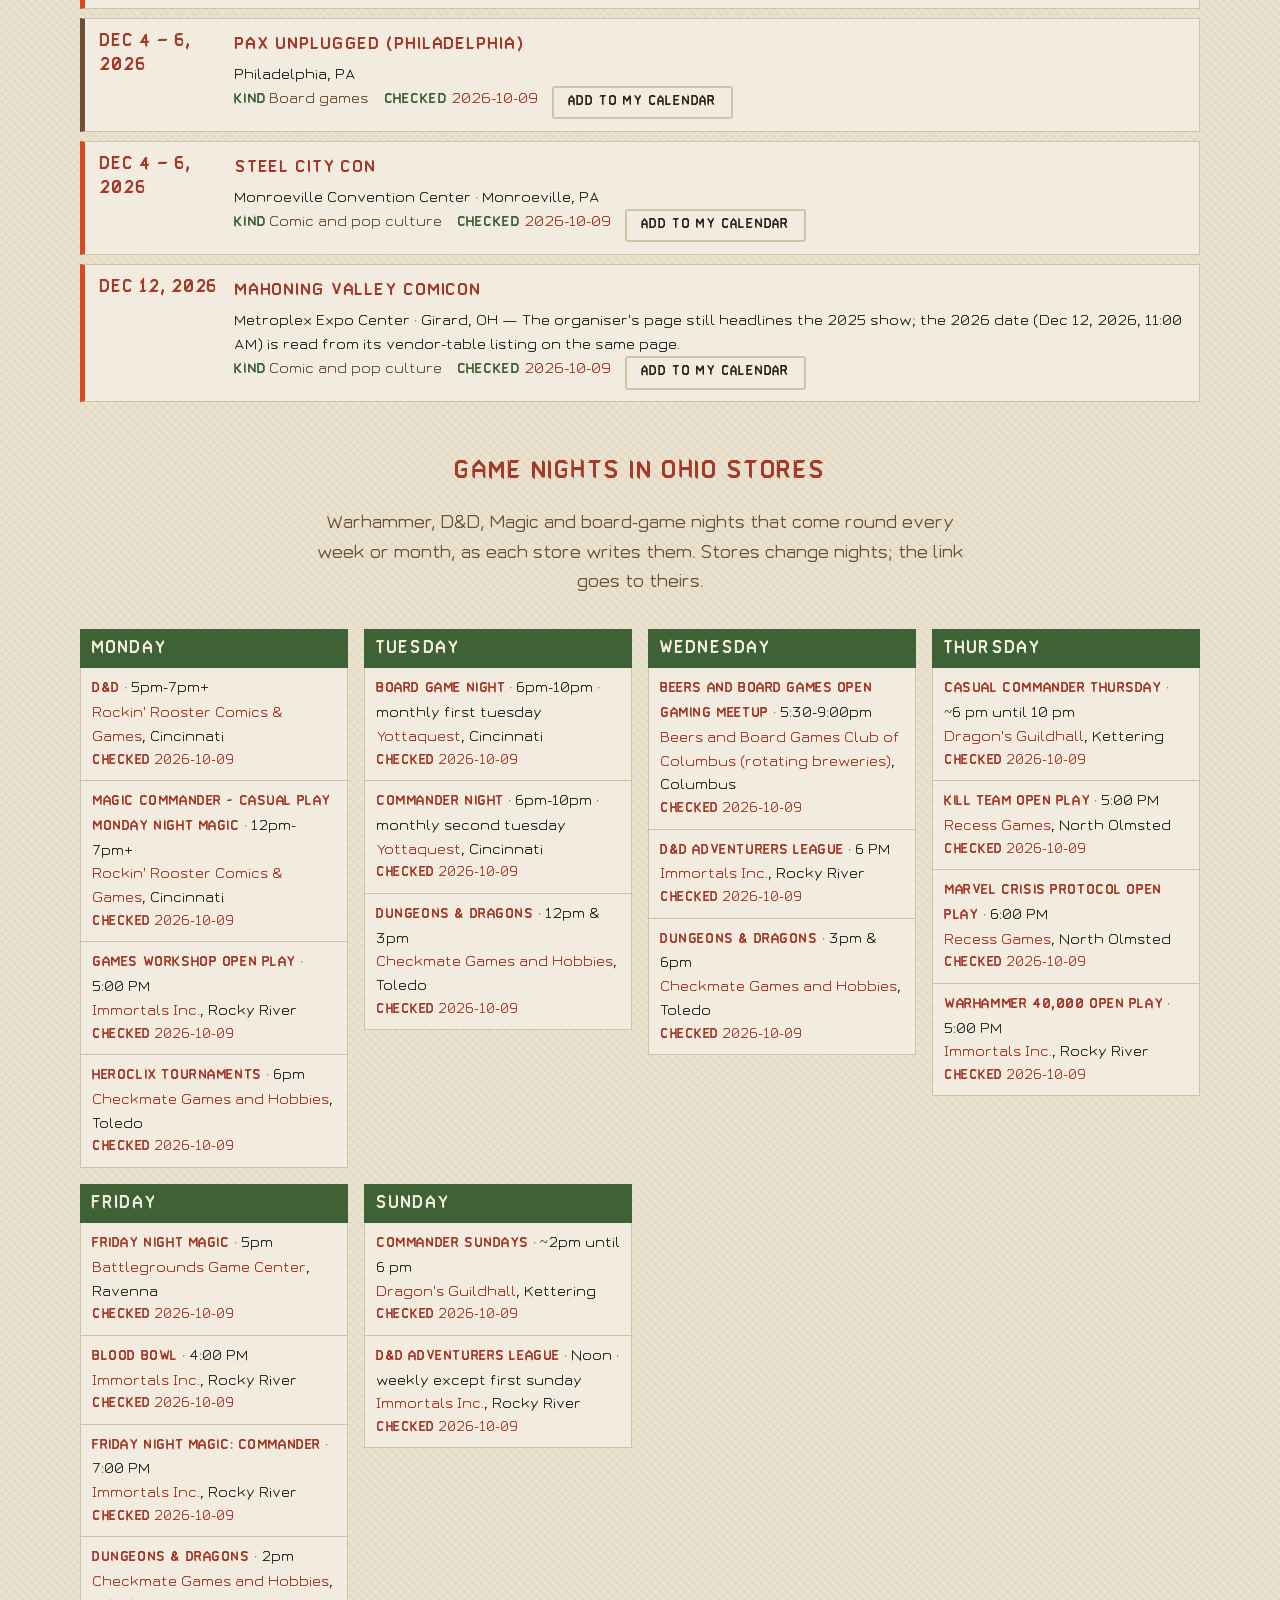
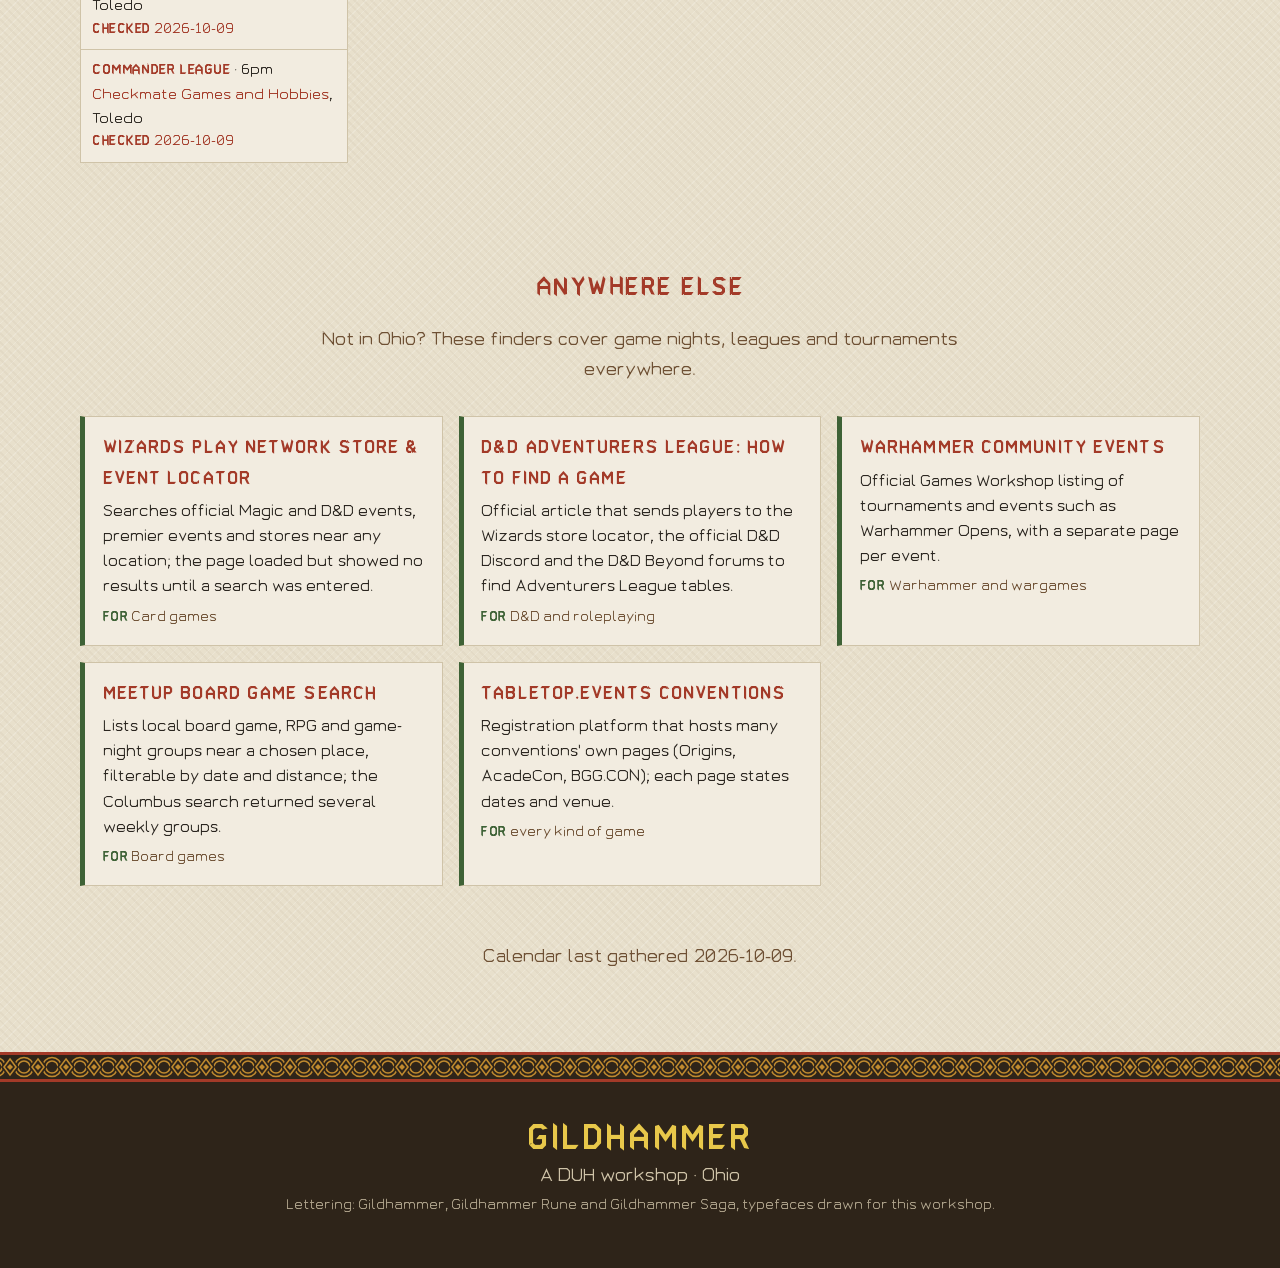
<file: events.html>
<!doctype html>
<html lang="en">
<head>
<meta charset="utf-8">
<meta name="viewport" content="width=device-width, initial-scale=1">
<title>Events — Gildhammer</title>
<meta name="description" content="A calendar of comic cons, anime cons, Warhammer 40,000 tournaments, D&amp;D and board-game conventions, and the weekly game nights in Ohio stores, with finders for everywhere else.">
<link rel="icon" href="img/mark.svg" type="image/svg+xml">
<link rel="preload" href="fonts/Gildhammer-Regular.ttf" as="font" type="font/ttf" crossorigin>
<link rel="preload" href="fonts/GildhammerSaga-Regular.ttf" as="font" type="font/ttf" crossorigin>
<link rel="stylesheet" href="style.css">
<script src="js/app.js" defer></script>
<script src="js/events.js" defer></script>
</head>
<body>

<header class="bar"><div class="bar-in">
  <a class="home" href="./"><img src="img/mark.svg" alt="">Gildhammer</a>
  <ul class="nav">
    <li><a href="./">Home</a></li>
    <li><a href="news.html">News</a></li>
    <li><a href="store.html">Store</a></li>
    <li><a href="store.html#nordic">Nordic</a></li>
    <li><a href="events.html" aria-current="page">Events</a></li>
    <li><a href="designs.html">Free designs</a></li>
    <li><a href="downloads.html">Downloads</a></li>
    <li><a href="software.html">Software</a></li>
    <li><a href="map.html">Map</a></li>
    <li><a href="games.html">Arcade</a></li>
    <li><a href="forum.html">Forum</a></li>
    <li><a href="shipping.html">Shipping</a></li>
    <li><a href="quote.html">Get a quote</a></li>
    <li><a class="login-link" href="login.html" data-login>Log in</a></li>
    <li><a class="cart-link" href="store.html#cart">Cart <span data-cart-count>0</span></a></li>
  </ul>
</div></header>

<div class="hero page">
  <div class="hero-core">
    <img class="emblem" src="img/events.svg" alt="">
    <h1>Around the table</h1>
    <p class="lede">Comic cons, anime cons, Warhammer and wargame weekends, D&amp;D and board-game conventions, and the game nights at Ohio stores. Every date was read on the organiser&#39;s own page; check it again before you travel.</p>
  </div>
</div>

<div class="band" aria-hidden="true"></div>

<main>
  <div class="filters" id="regions" role="group" aria-label="Where"></div>
  <div class="filters" id="kinds" role="group" aria-label="Kind of event"></div>
  <div class="cal-head">
    <button class="btn" type="button" data-step="-1" aria-label="Previous month">‹ Back</button>
    <h3 id="month" aria-live="polite"></h3>
    <button class="btn" type="button" data-step="1" aria-label="Next month">Next ›</button>
  </div>
  <p class="count" id="count" aria-live="polite">Loading the calendar…</p>
  <div class="cal" id="cal"></div>
  <p class="intro" style="margin-top:.75rem"><button class="btn" type="button" data-today>This month</button></p>
  <ul class="agenda" id="agenda"></ul>
  <section class="group" aria-labelledby="nights-h">
    <h3 id="nights-h">Game nights in Ohio stores</h3>
    <p class="intro">Warhammer, D&amp;D, Magic and board-game nights that come round every week or month, as each store writes them. Stores change nights; the link goes to theirs.</p>
    <div class="nights" id="nights"></div>
  </section>
  <section class="group" aria-labelledby="find-h">
    <h3 id="find-h">Anywhere else</h3>
    <p class="intro">Not in Ohio? These finders cover game nights, leagues and tournaments everywhere.</p>
    <ul class="rows" id="finders"></ul>
  </section>
  <p class="intro">Calendar last gathered <span id="generated"></span>.</p>
</main>

<div class="band" aria-hidden="true"></div>

<footer>
  <p class="wordmark small">Gildhammer</p>
  <p>A DUH workshop · Ohio</p>
  <p class="fine">Lettering: Gildhammer, Gildhammer Rune and Gildhammer Saga, typefaces drawn for this workshop.</p>
</footer>

</body>
</html>
</file>
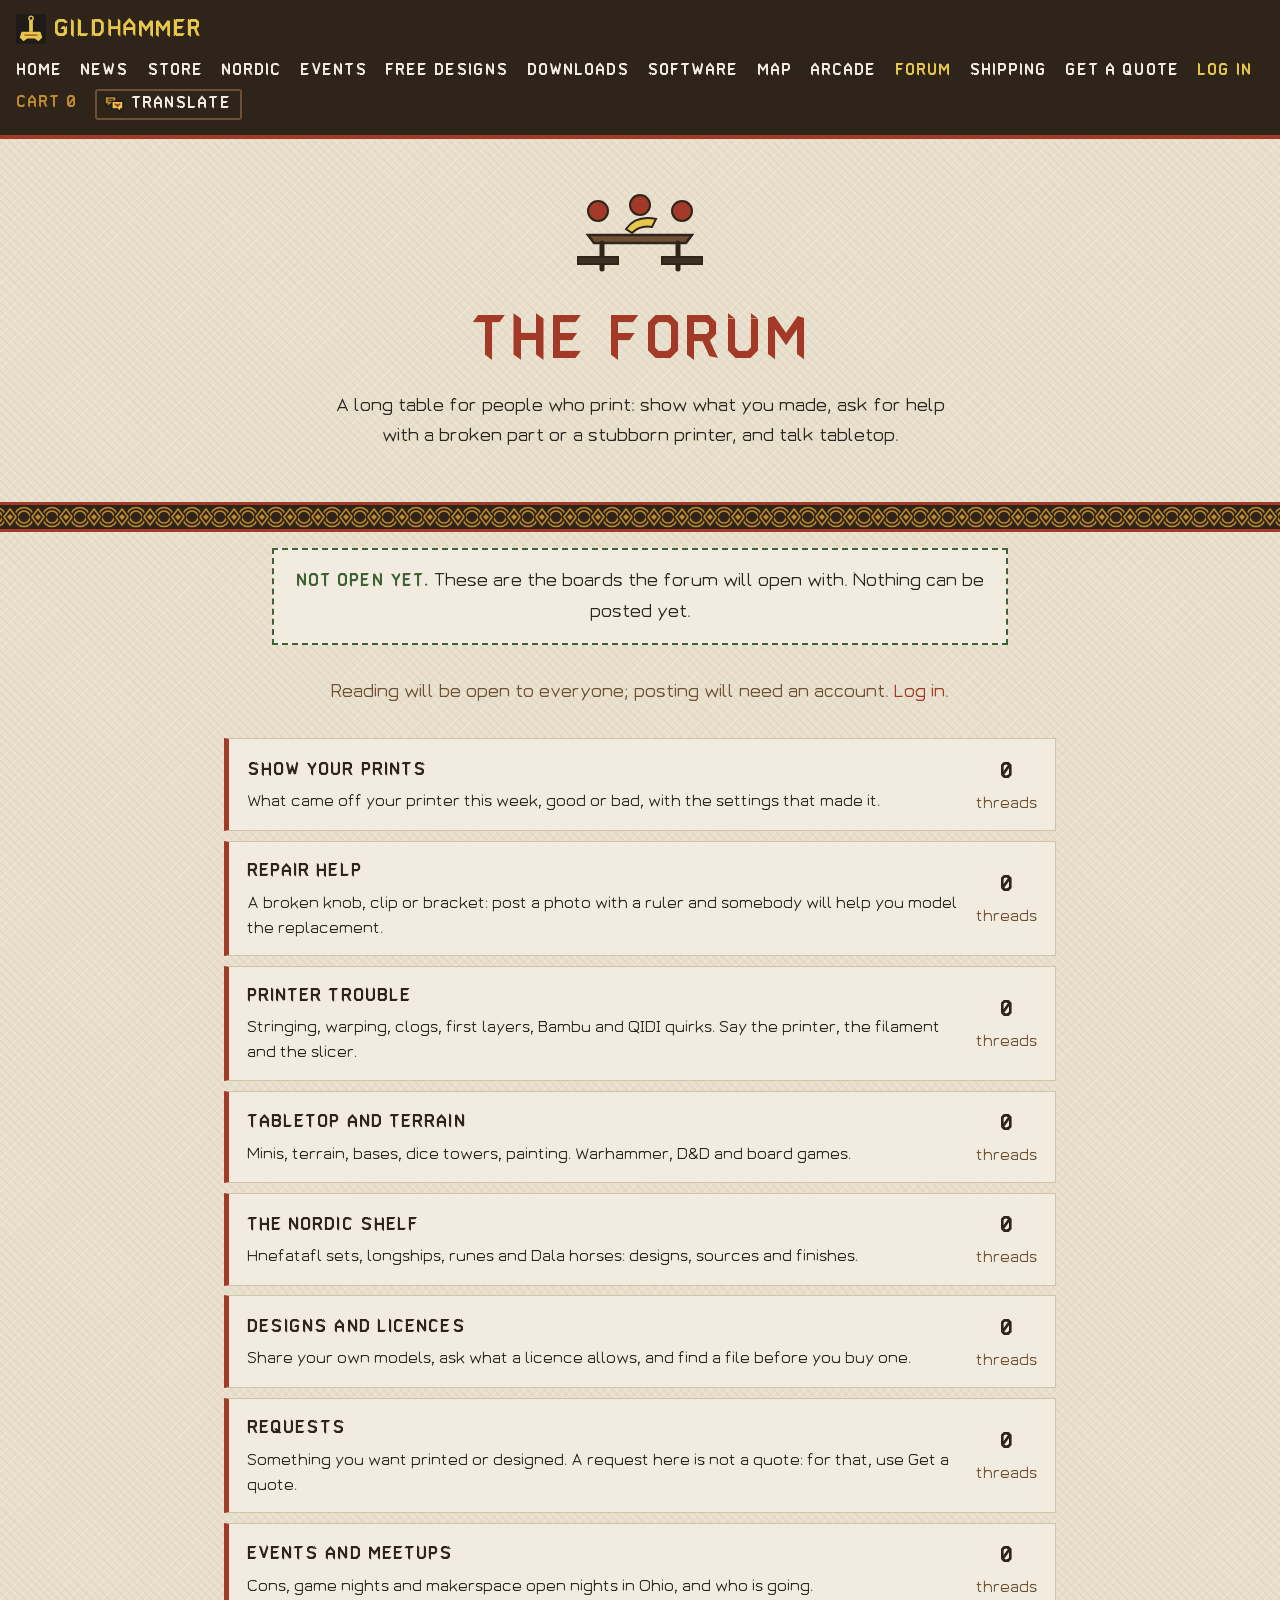
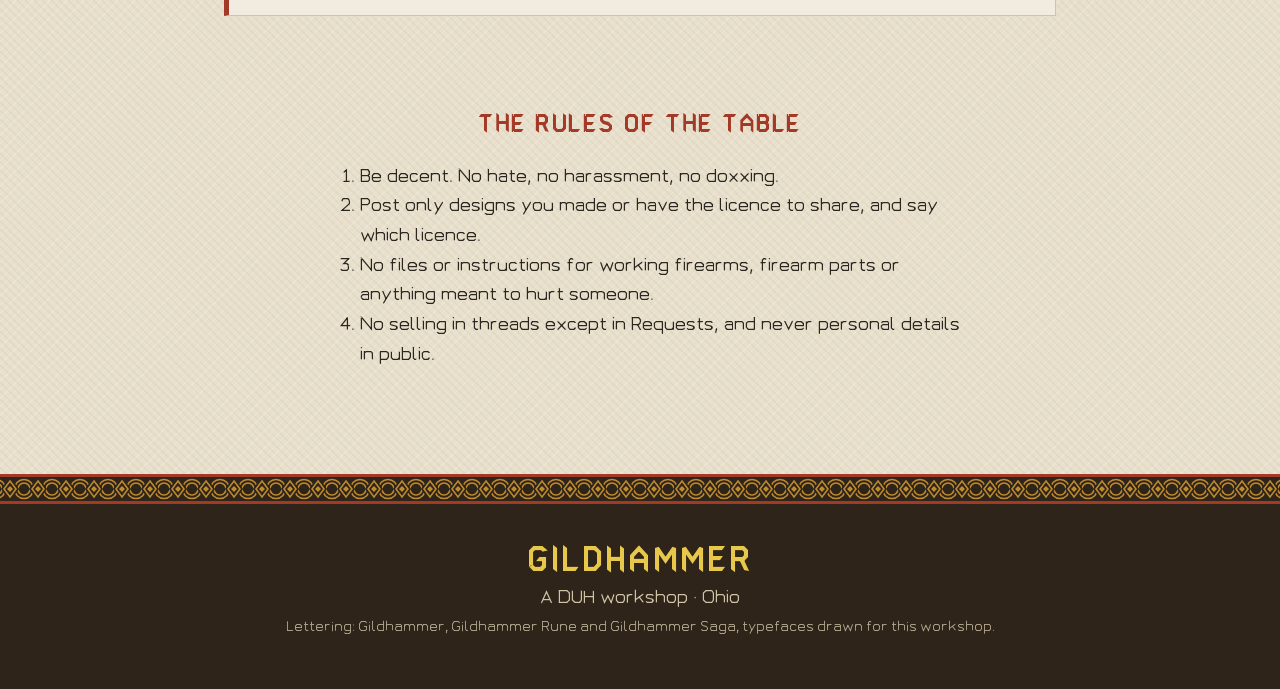
<file: forum.html>
<!doctype html>
<html lang="en">
<head>
<meta charset="utf-8">
<meta name="viewport" content="width=device-width, initial-scale=1">
<title>Forum — Gildhammer</title>
<meta name="description" content="The Gildhammer forum: show your prints, get repair and printer help, tabletop, the Nordic shelf and requests. Opening later.">
<link rel="icon" href="img/mark.svg" type="image/svg+xml">
<link rel="preload" href="fonts/Gildhammer-Regular.ttf" as="font" type="font/ttf" crossorigin>
<link rel="preload" href="fonts/GildhammerSaga-Regular.ttf" as="font" type="font/ttf" crossorigin>
<link rel="stylesheet" href="style.css">
<script src="js/app.js" defer></script>
<script src="js/forum.js" defer></script>
</head>
<body>

<header class="bar"><div class="bar-in">
  <a class="home" href="./"><img src="img/mark.svg" alt="">Gildhammer</a>
  <ul class="nav">
    <li><a href="./">Home</a></li>
    <li><a href="news.html">News</a></li>
    <li><a href="store.html">Store</a></li>
    <li><a href="store.html#nordic">Nordic</a></li>
    <li><a href="events.html">Events</a></li>
    <li><a href="designs.html">Free designs</a></li>
    <li><a href="downloads.html">Downloads</a></li>
    <li><a href="software.html">Software</a></li>
    <li><a href="map.html">Map</a></li>
    <li><a href="games.html">Arcade</a></li>
    <li><a href="forum.html" aria-current="page">Forum</a></li>
    <li><a href="shipping.html">Shipping</a></li>
    <li><a href="quote.html">Get a quote</a></li>
    <li><a class="login-link" href="login.html" data-login>Log in</a></li>
    <li><a class="cart-link" href="store.html#cart">Cart <span data-cart-count>0</span></a></li>
  </ul>
</div></header>

<div class="hero page">
  <div class="hero-core">
    <img class="emblem" src="img/forum.svg" alt="">
    <h1>The forum</h1>
    <p class="lede">A long table for people who print: show what you made, ask for help with a broken part or a stubborn printer, and talk tabletop.</p>
  </div>
</div>

<div class="band" aria-hidden="true"></div>

<main>
  <p class="notice"><strong>Not open yet.</strong> These are the boards the forum will open with. Nothing can be posted yet.</p>
  <p class="intro" id="forum-who"></p>
  <ul class="boards" id="boards"><li><p>Loading…</p></li></ul>
  <section class="group" aria-labelledby="rules-h">
    <h3 id="rules-h">The rules of the table</h3>
    <ol class="rules" id="rules"></ol>
  </section>
</main>

<div class="band" aria-hidden="true"></div>

<footer>
  <p class="wordmark small">Gildhammer</p>
  <p>A DUH workshop · Ohio</p>
  <p class="fine">Lettering: Gildhammer, Gildhammer Rune and Gildhammer Saga, typefaces drawn for this workshop.</p>
</footer>

</body>
</html>
</file>
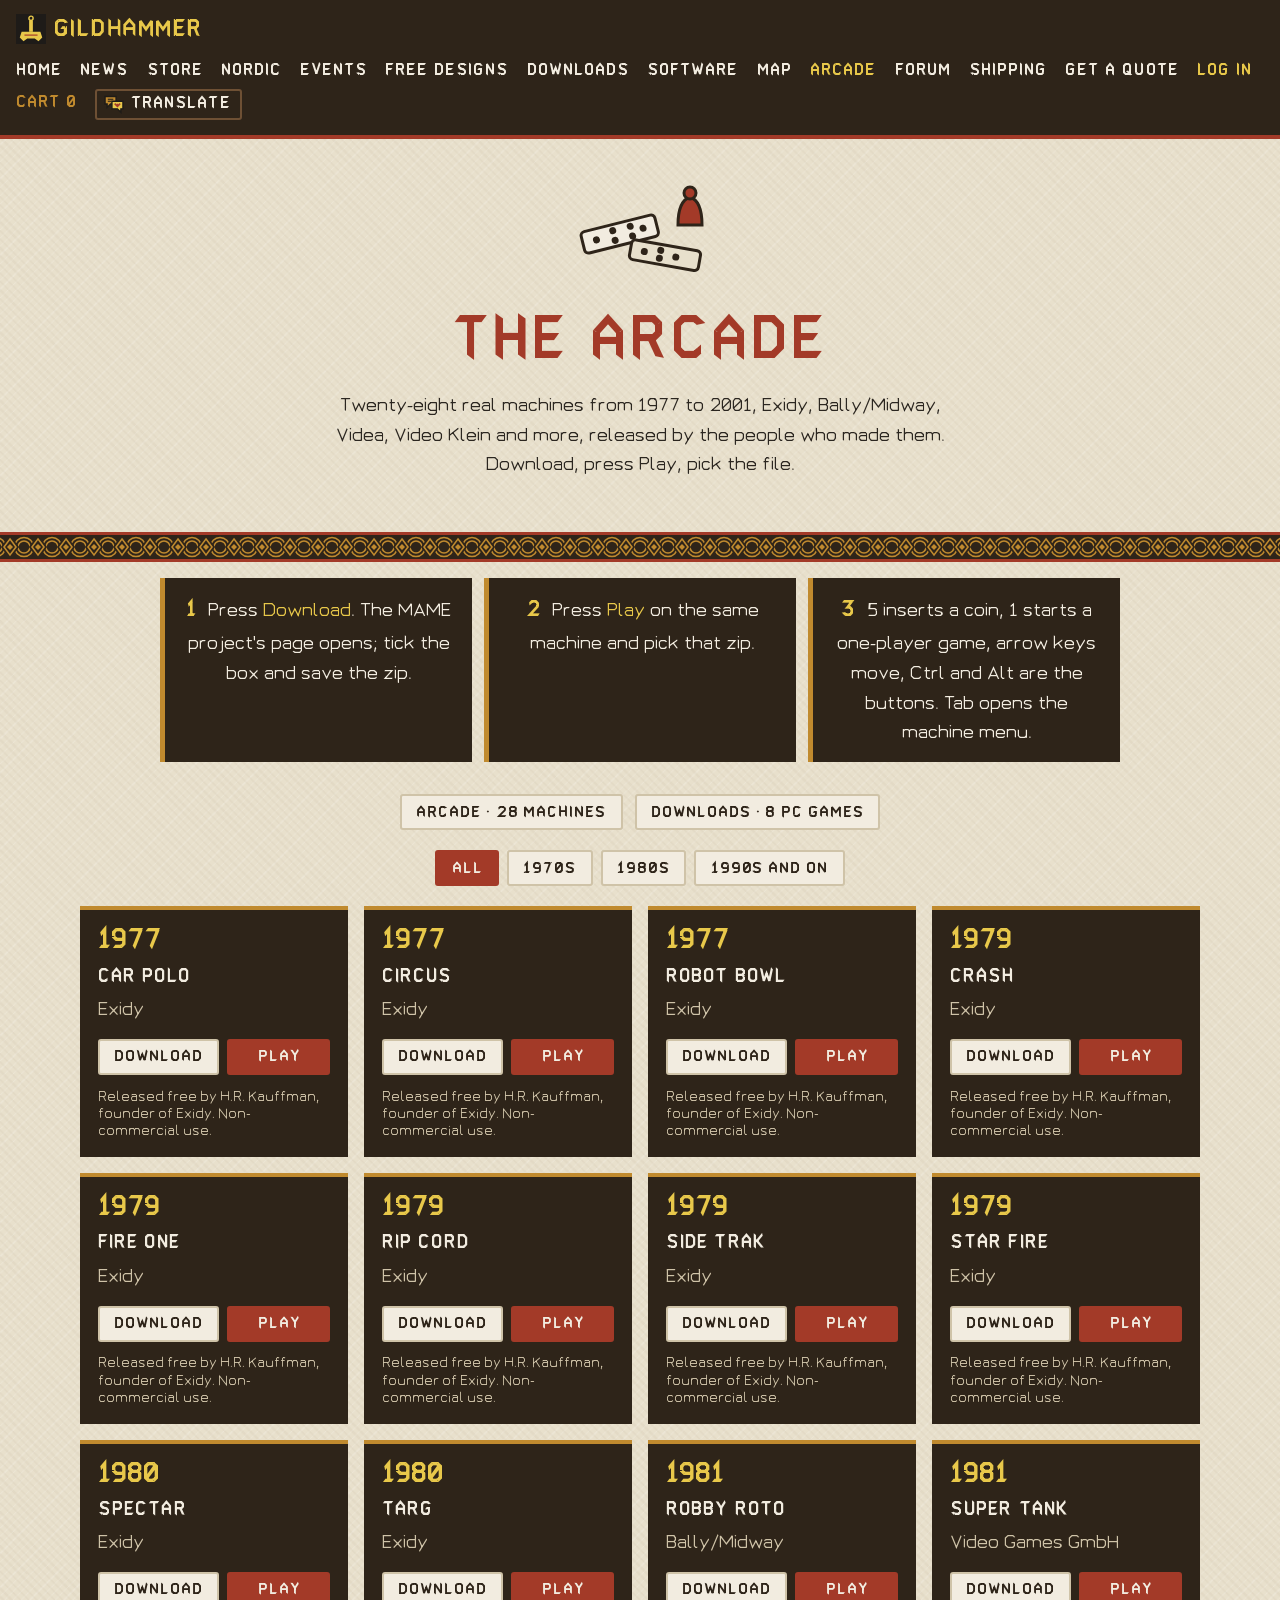
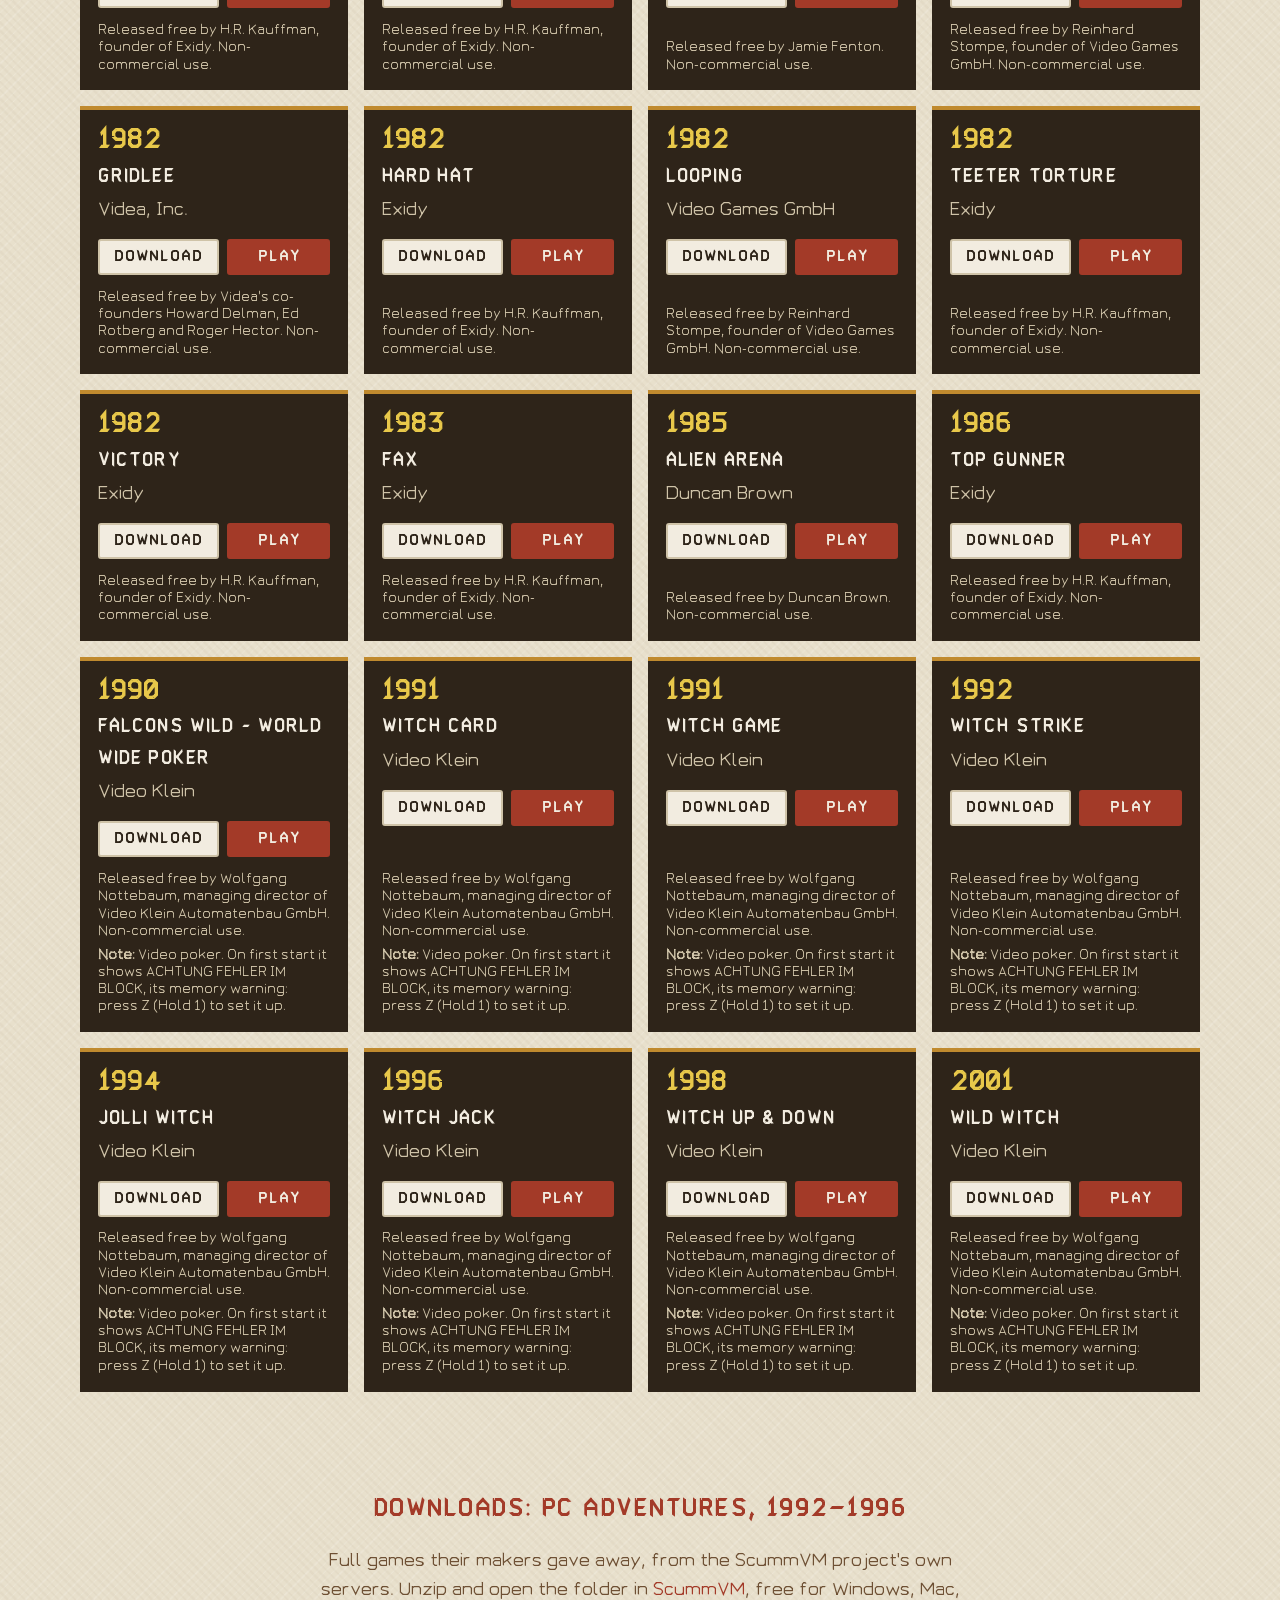
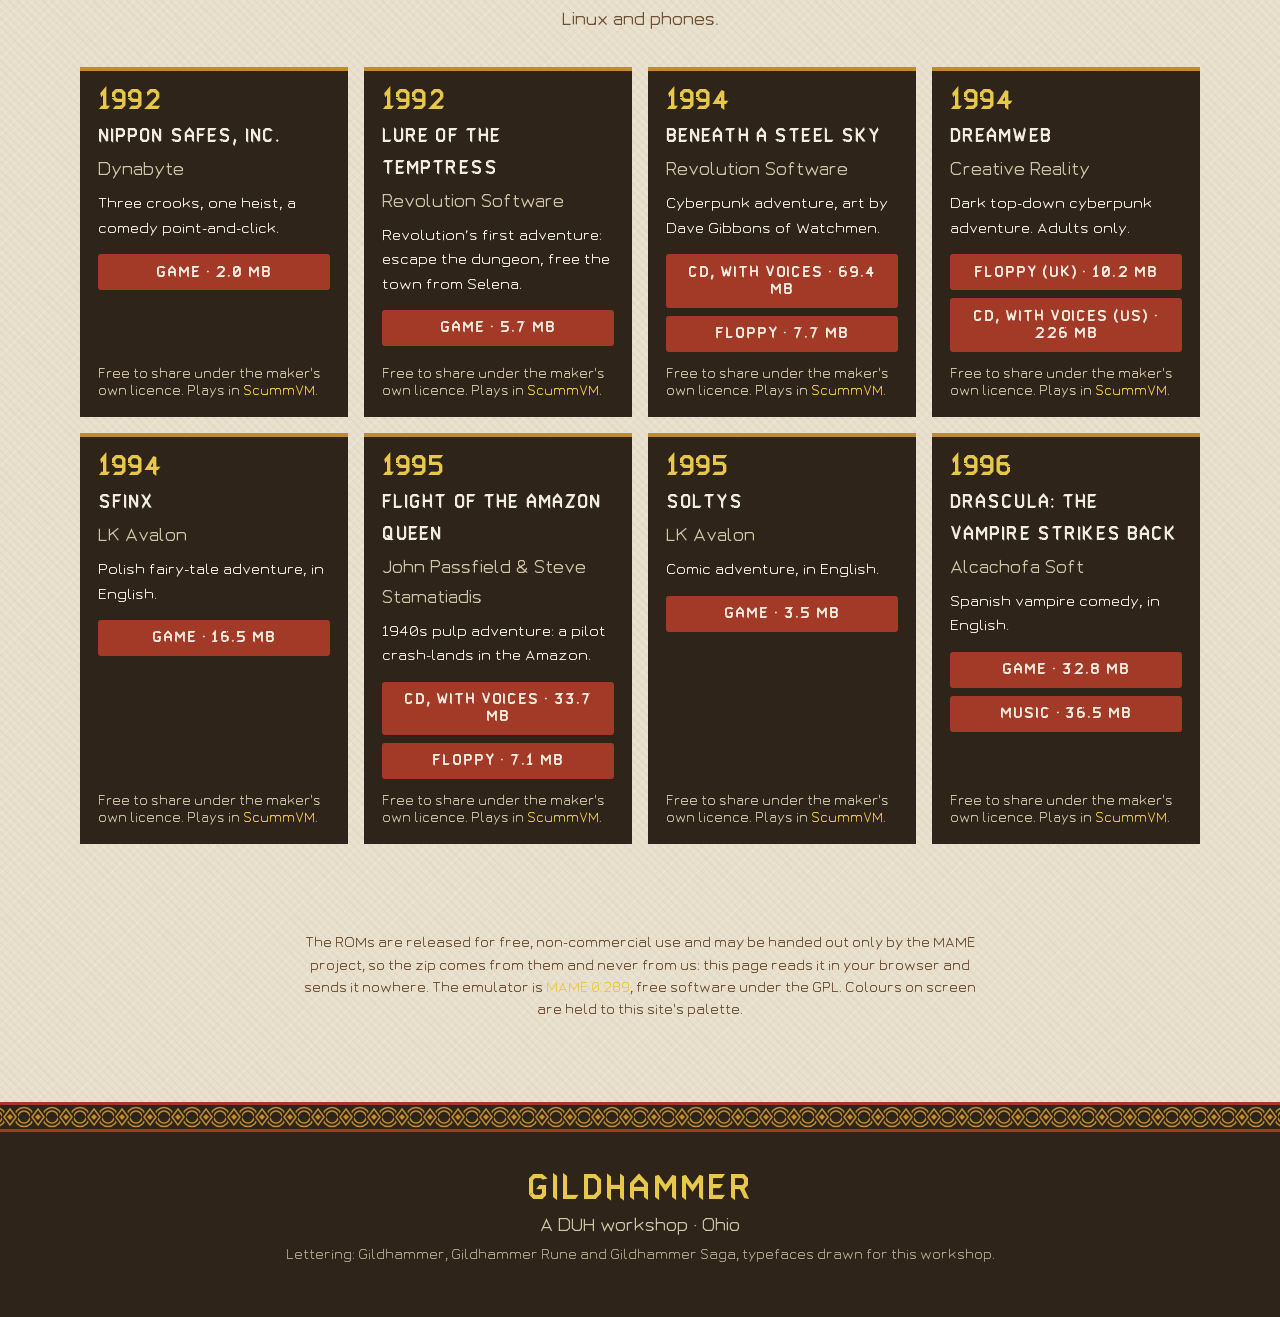
<file: games.html>
<!doctype html>
<html lang="en">
<head>
<meta charset="utf-8">
<meta name="viewport" content="width=device-width, initial-scale=1">
<title>Arcade — Gildhammer</title>
<meta name="description" content="Twenty-eight real arcade machines from 1977 to 2001, released by the people who made them: download the ROM from the MAME project and play it here in your browser.">
<link rel="icon" href="img/mark.svg" type="image/svg+xml">
<link rel="preload" href="fonts/Gildhammer-Regular.ttf" as="font" type="font/ttf" crossorigin>
<link rel="preload" href="fonts/GildhammerSaga-Regular.ttf" as="font" type="font/ttf" crossorigin>
<link rel="stylesheet" href="style.css">
<link rel="stylesheet" href="games.css">
<script src="js/app.js" defer></script>
<script src="js/games.js" defer></script>
</head>
<body>

<header class="bar"><div class="bar-in">
  <a class="home" href="./"><img src="img/mark.svg" alt="">Gildhammer</a>
  <ul class="nav">
    <li><a href="./">Home</a></li>
    <li><a href="news.html">News</a></li>
    <li><a href="store.html">Store</a></li>
    <li><a href="store.html#nordic">Nordic</a></li>
    <li><a href="events.html">Events</a></li>
    <li><a href="designs.html">Free designs</a></li>
    <li><a href="downloads.html">Downloads</a></li>
    <li><a href="software.html">Software</a></li>
    <li><a href="map.html">Map</a></li>
    <li><a href="games.html" aria-current="page">Arcade</a></li>
    <li><a href="forum.html">Forum</a></li>
    <li><a href="shipping.html">Shipping</a></li>
    <li><a href="quote.html">Get a quote</a></li>
    <li><a class="login-link" href="login.html" data-login>Log in</a></li>
    <li><a class="cart-link" href="store.html#cart">Cart <span data-cart-count>0</span></a></li>
  </ul>
</div></header>

<div class="hero page">
  <div class="hero-core">
    <img class="emblem" src="img/games.svg" alt="">
    <h1>The arcade</h1>
    <p class="lede">Twenty-eight real machines from 1977 to 2001, Exidy, Bally/Midway, Videa, Video Klein and more, released by the people who made them. Download, press Play, pick the file.</p>
  </div>
</div>

<div class="band" aria-hidden="true"></div>

<main>
  <ol class="steps">
    <li><b>1</b> Press <em>Download</em>. The MAME project&#39;s page opens; tick the box and save the zip.</li>
    <li><b>2</b> Press <em>Play</em> on the same machine and pick that zip.</li>
    <li><b>3</b> <span id="controls">5 is a coin, 1 starts.</span></li>
  </ol>
  <div class="cabinet" id="cabinet" hidden>
    <canvas id="screen" width="512" height="480" aria-label="Arcade screen"></canvas>
    <p class="cab-msg" id="cab-msg" aria-live="polite"></p>
  </div>
  <p class="jump"><a class="btn" href="#arcade">Arcade · 28 machines</a> <a class="btn" href="#downloads">Downloads · 8 PC games</a></p>
  <div class="filters" id="eras" role="group" aria-label="Era"></div>
  <ul class="machines" id="arcade"><li><p>Loading…</p></li></ul>
  <section class="group" id="downloads" aria-labelledby="dl-h">
    <h3 id="dl-h">Downloads: PC adventures, 1992–1996</h3>
    <p class="intro">Full games their makers gave away, from the ScummVM project&#39;s own servers. Unzip and open the folder in <a href="https://www.scummvm.org/downloads/" rel="noopener">ScummVM</a>, free for Windows, Mac, Linux and phones.</p>
    <ul class="machines" id="dl"><li><p>Loading…</p></li></ul>
  </section>
  <p class="intro fine-print">The ROMs are released for free, non-commercial use and may be handed out only by the MAME project, so the zip comes from them and never from us: this page reads it in your browser and sends it nowhere. The emulator is <a href="emu/SOURCE.md">MAME 0.289</a>, free software under the GPL. Colours on screen are held to this site&#39;s palette.</p>
</main>

<div class="band" aria-hidden="true"></div>

<footer>
  <p class="wordmark small">Gildhammer</p>
  <p>A DUH workshop · Ohio</p>
  <p class="fine">Lettering: Gildhammer, Gildhammer Rune and Gildhammer Saga, typefaces drawn for this workshop.</p>
</footer>

</body>
</html>
</file>
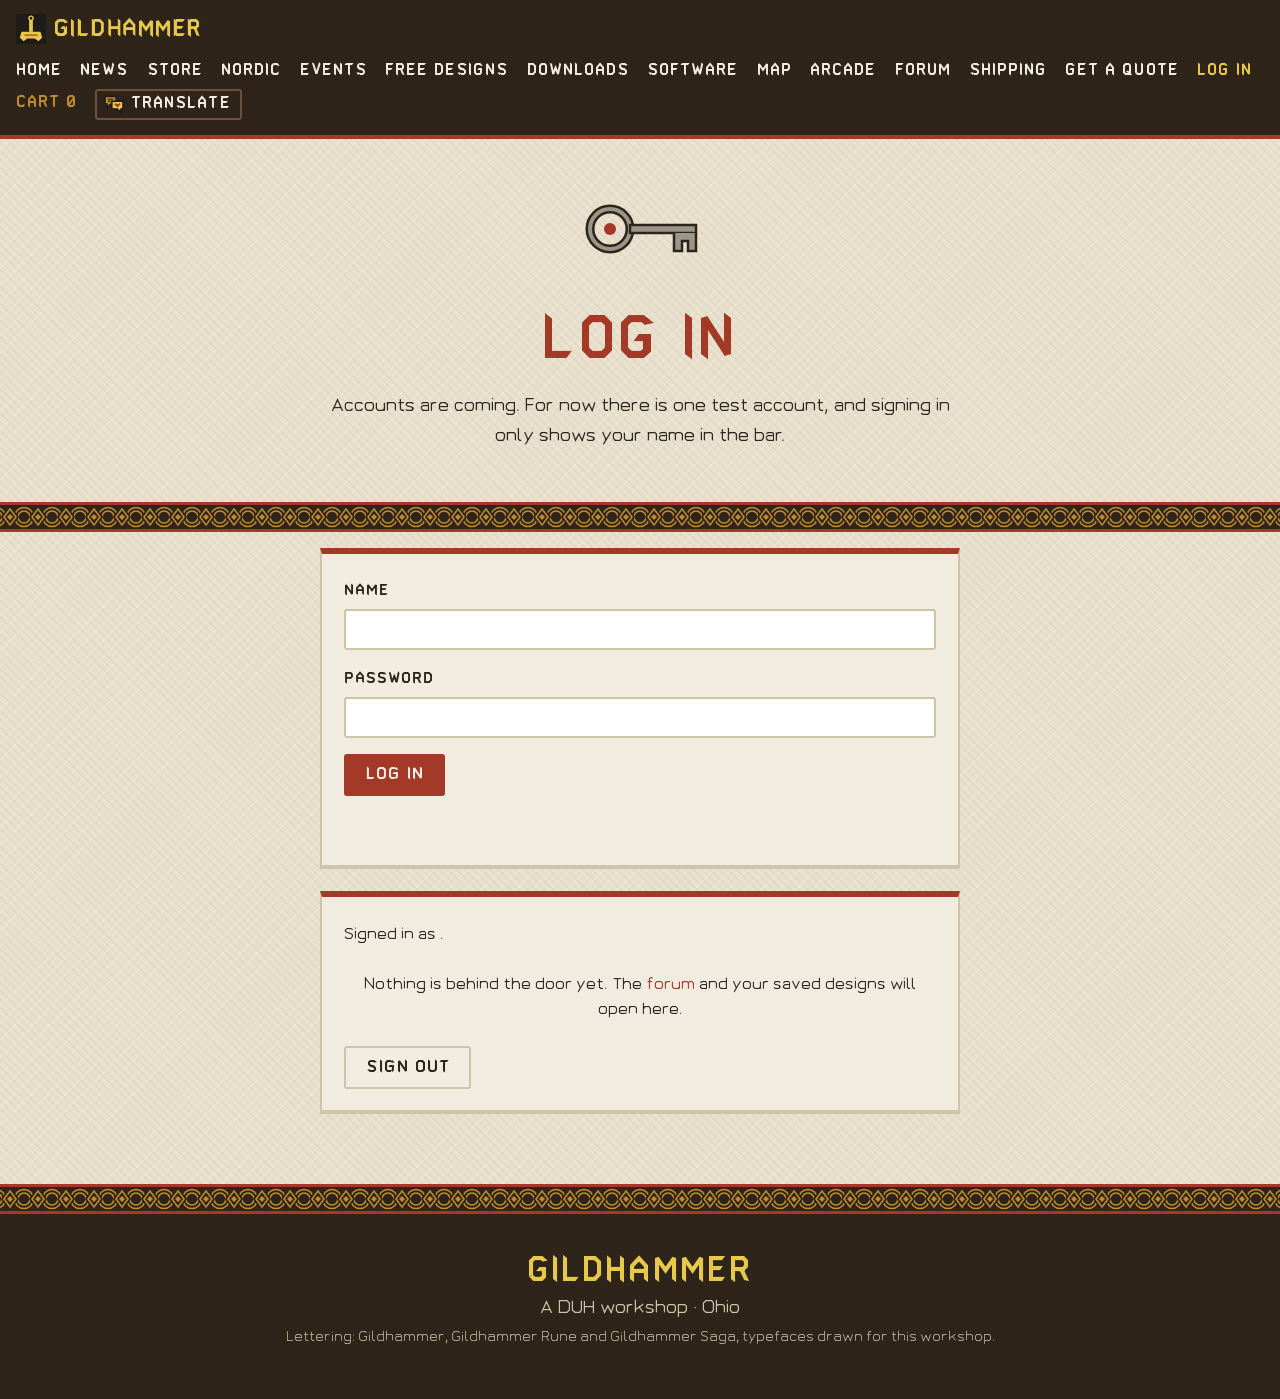
<file: login.html>
<!doctype html>
<html lang="en">
<head>
<meta charset="utf-8">
<meta name="viewport" content="width=device-width, initial-scale=1">
<title>Log in — Gildhammer</title>
<meta name="description" content="Log in to Gildhammer.">
<link rel="icon" href="img/mark.svg" type="image/svg+xml">
<link rel="preload" href="fonts/Gildhammer-Regular.ttf" as="font" type="font/ttf" crossorigin>
<link rel="preload" href="fonts/GildhammerSaga-Regular.ttf" as="font" type="font/ttf" crossorigin>
<link rel="stylesheet" href="style.css">
<script src="js/app.js" defer></script>
<script src="js/login.js" defer></script>
</head>
<body>

<header class="bar"><div class="bar-in">
  <a class="home" href="./"><img src="img/mark.svg" alt="">Gildhammer</a>
  <ul class="nav">
    <li><a href="./">Home</a></li>
    <li><a href="news.html">News</a></li>
    <li><a href="store.html">Store</a></li>
    <li><a href="store.html#nordic">Nordic</a></li>
    <li><a href="events.html">Events</a></li>
    <li><a href="designs.html">Free designs</a></li>
    <li><a href="downloads.html">Downloads</a></li>
    <li><a href="software.html">Software</a></li>
    <li><a href="map.html">Map</a></li>
    <li><a href="games.html">Arcade</a></li>
    <li><a href="forum.html">Forum</a></li>
    <li><a href="shipping.html">Shipping</a></li>
    <li><a href="quote.html">Get a quote</a></li>
    <li><a class="login-link" href="login.html" data-login aria-current="page">Log in</a></li>
    <li><a class="cart-link" href="store.html#cart">Cart <span data-cart-count>0</span></a></li>
  </ul>
</div></header>

<div class="hero page">
  <div class="hero-core">
    <img class="emblem" src="img/login.svg" alt="">
    <h1>Log in</h1>
    <p class="lede">Accounts are coming. For now there is one test account, and signing in only shows your name in the bar.</p>
  </div>
</div>

<div class="band" aria-hidden="true"></div>

<main>
  <form class="quote tile" id="login" novalidate>
    <div class="field"><label for="l-name">Name</label><input id="l-name" name="username" autocomplete="username" required maxlength="80"></div>
    <div class="field"><label for="l-pass">Password</label><input id="l-pass" name="password" type="password" autocomplete="current-password" required maxlength="200"></div>
    <button class="btn primary" type="submit">Log in</button>
    <p class="formmsg" id="l-msg" role="status" aria-live="polite"></p>
  </form>
  <div class="quote tile" id="signed-in" hidden>
    <p>Signed in as <strong id="who"></strong>.</p>
    <p class="intro">Nothing is behind the door yet. The <a href="forum.html">forum</a> and your saved designs will open here.</p>
    <button class="btn" type="button" id="logout">Sign out</button>
  </div>
</main>

<div class="band" aria-hidden="true"></div>

<footer>
  <p class="wordmark small">Gildhammer</p>
  <p>A DUH workshop · Ohio</p>
  <p class="fine">Lettering: Gildhammer, Gildhammer Rune and Gildhammer Saga, typefaces drawn for this workshop.</p>
</footer>

</body>
</html>
</file>
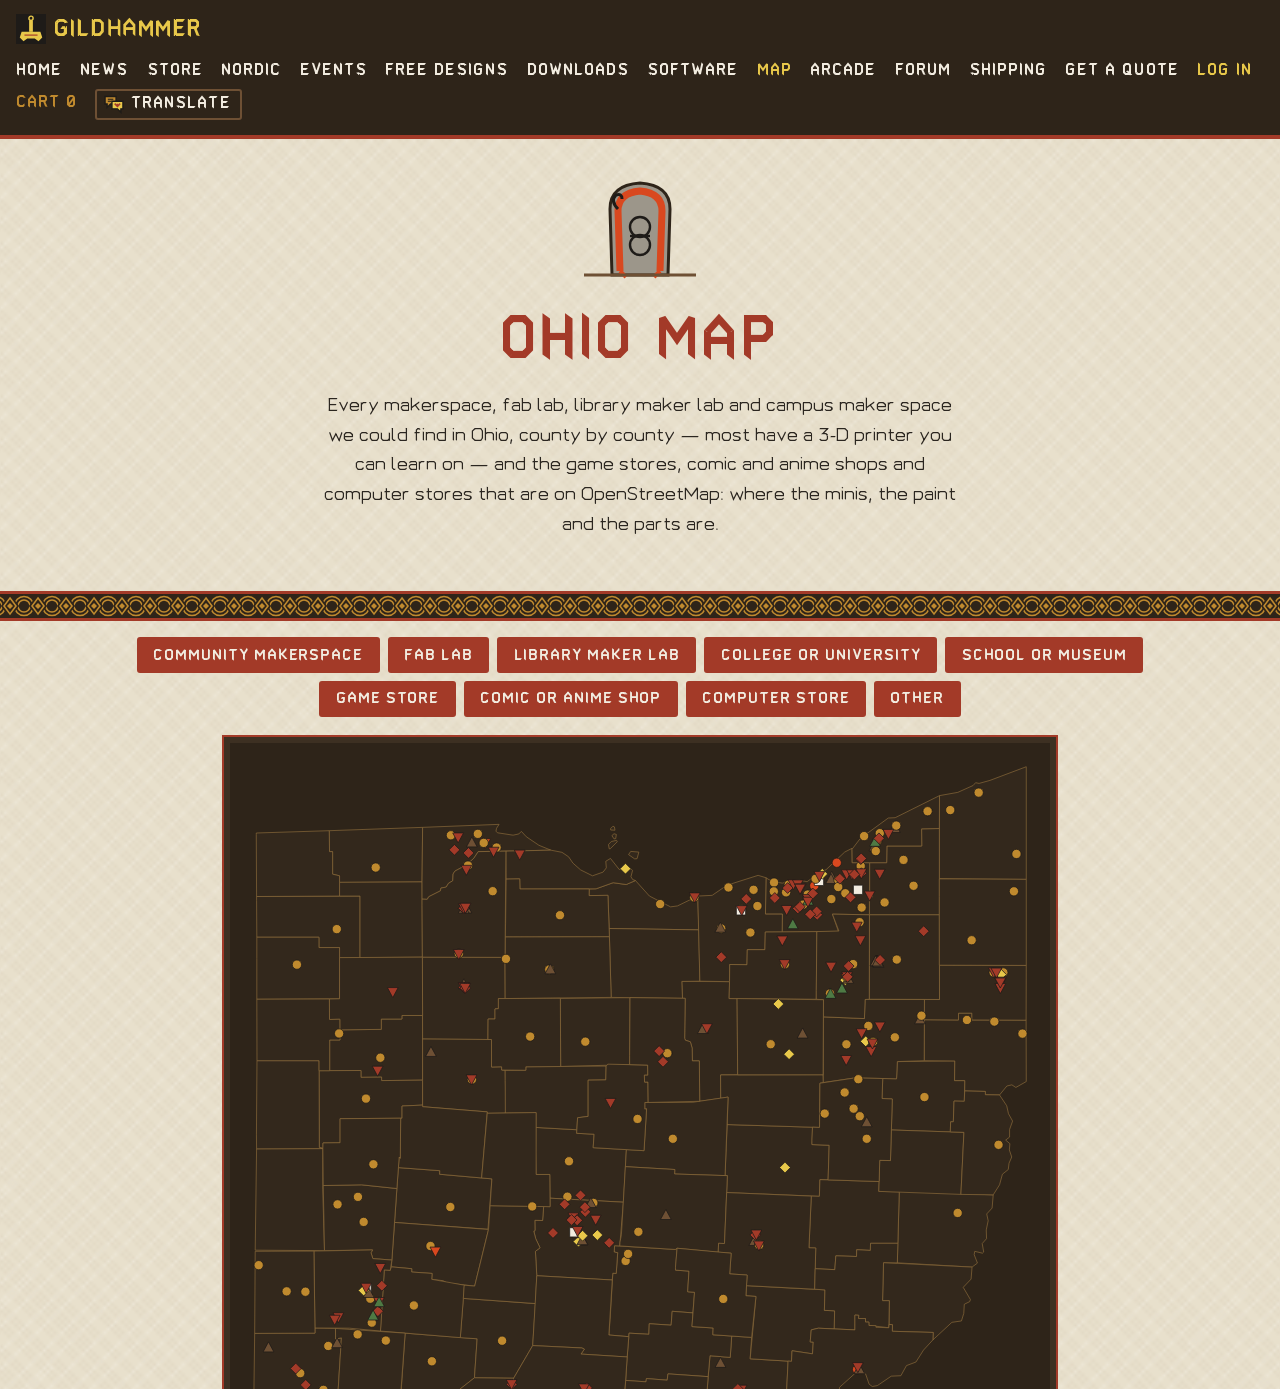
<file: makerspaces.html>
<!doctype html>
<html lang="en">
<head>
<meta charset="utf-8">
<title>Moved — Gildhammer</title>
<meta http-equiv="refresh" content="0; url=map.html">
<link rel="canonical" href="map.html">
</head>
<body><p>The makerspaces page is now <a href="map.html">the map</a>.</p></body>
</html>
</file>
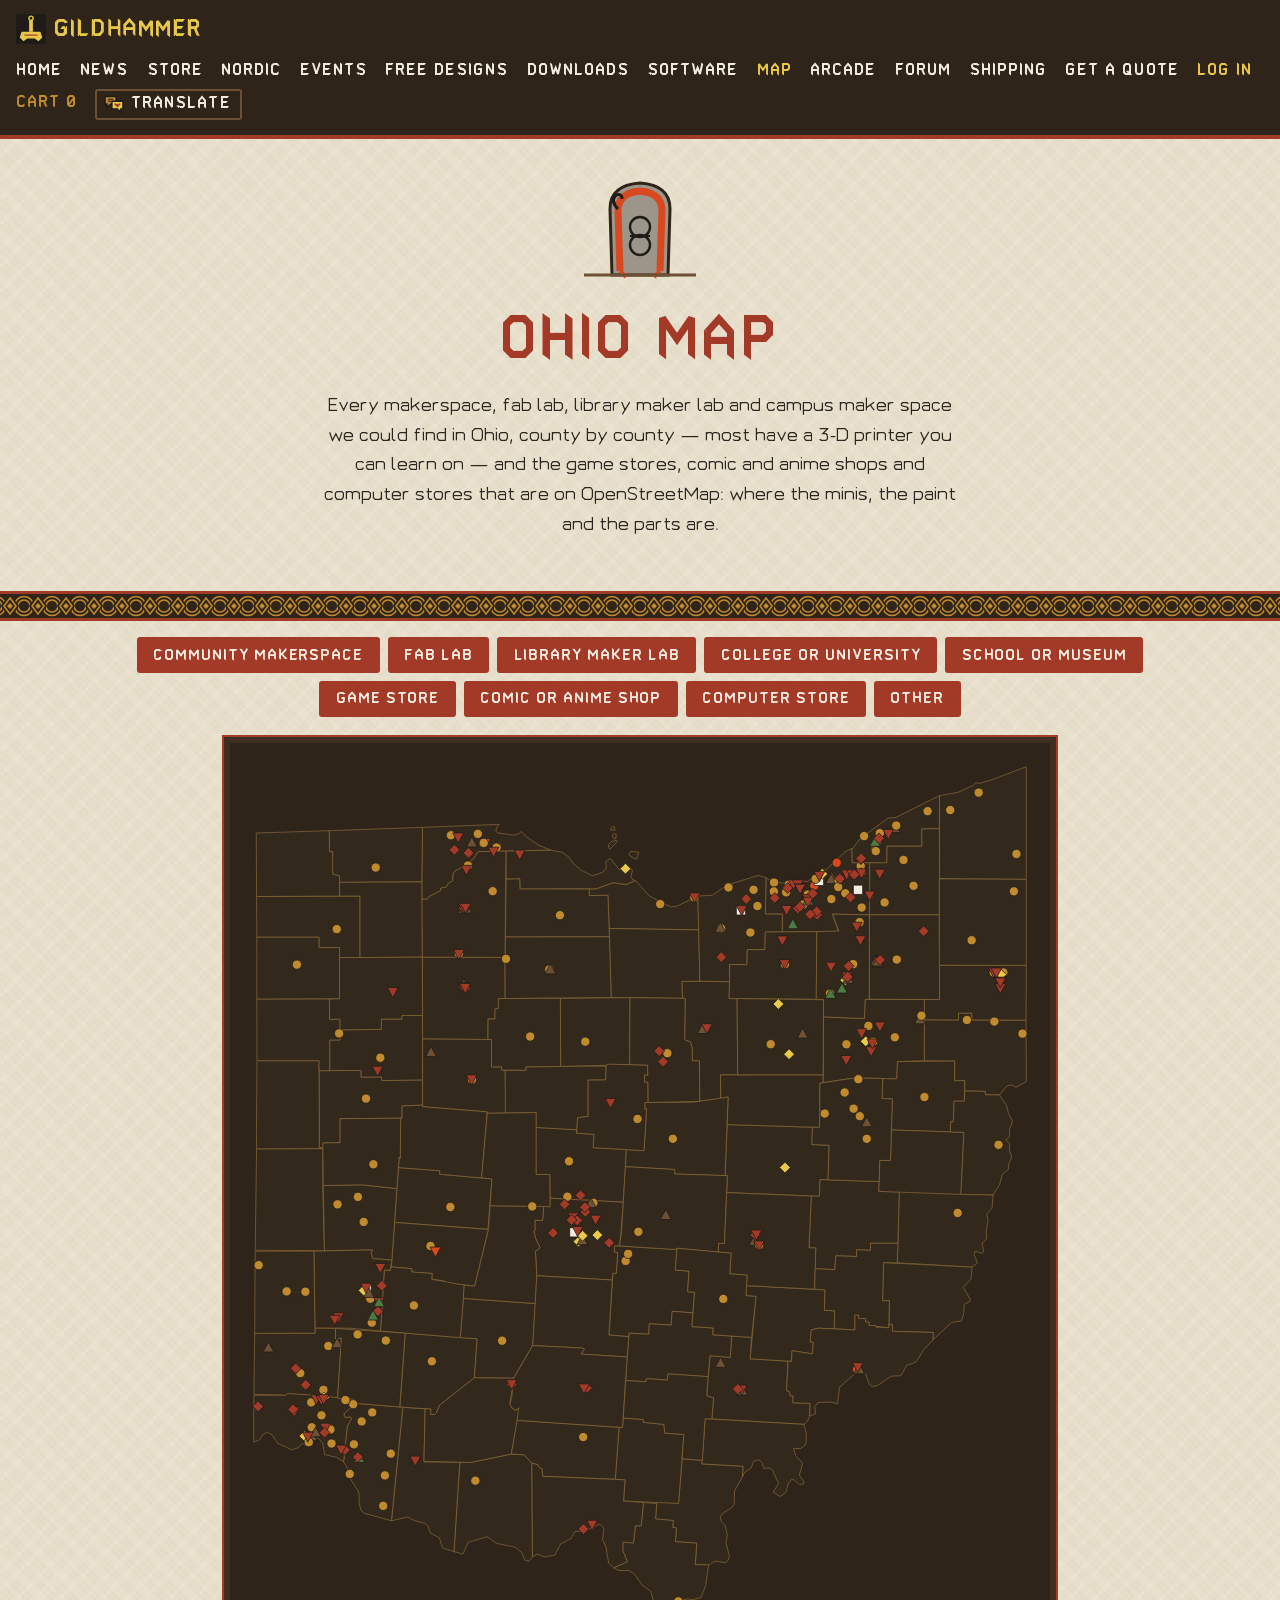
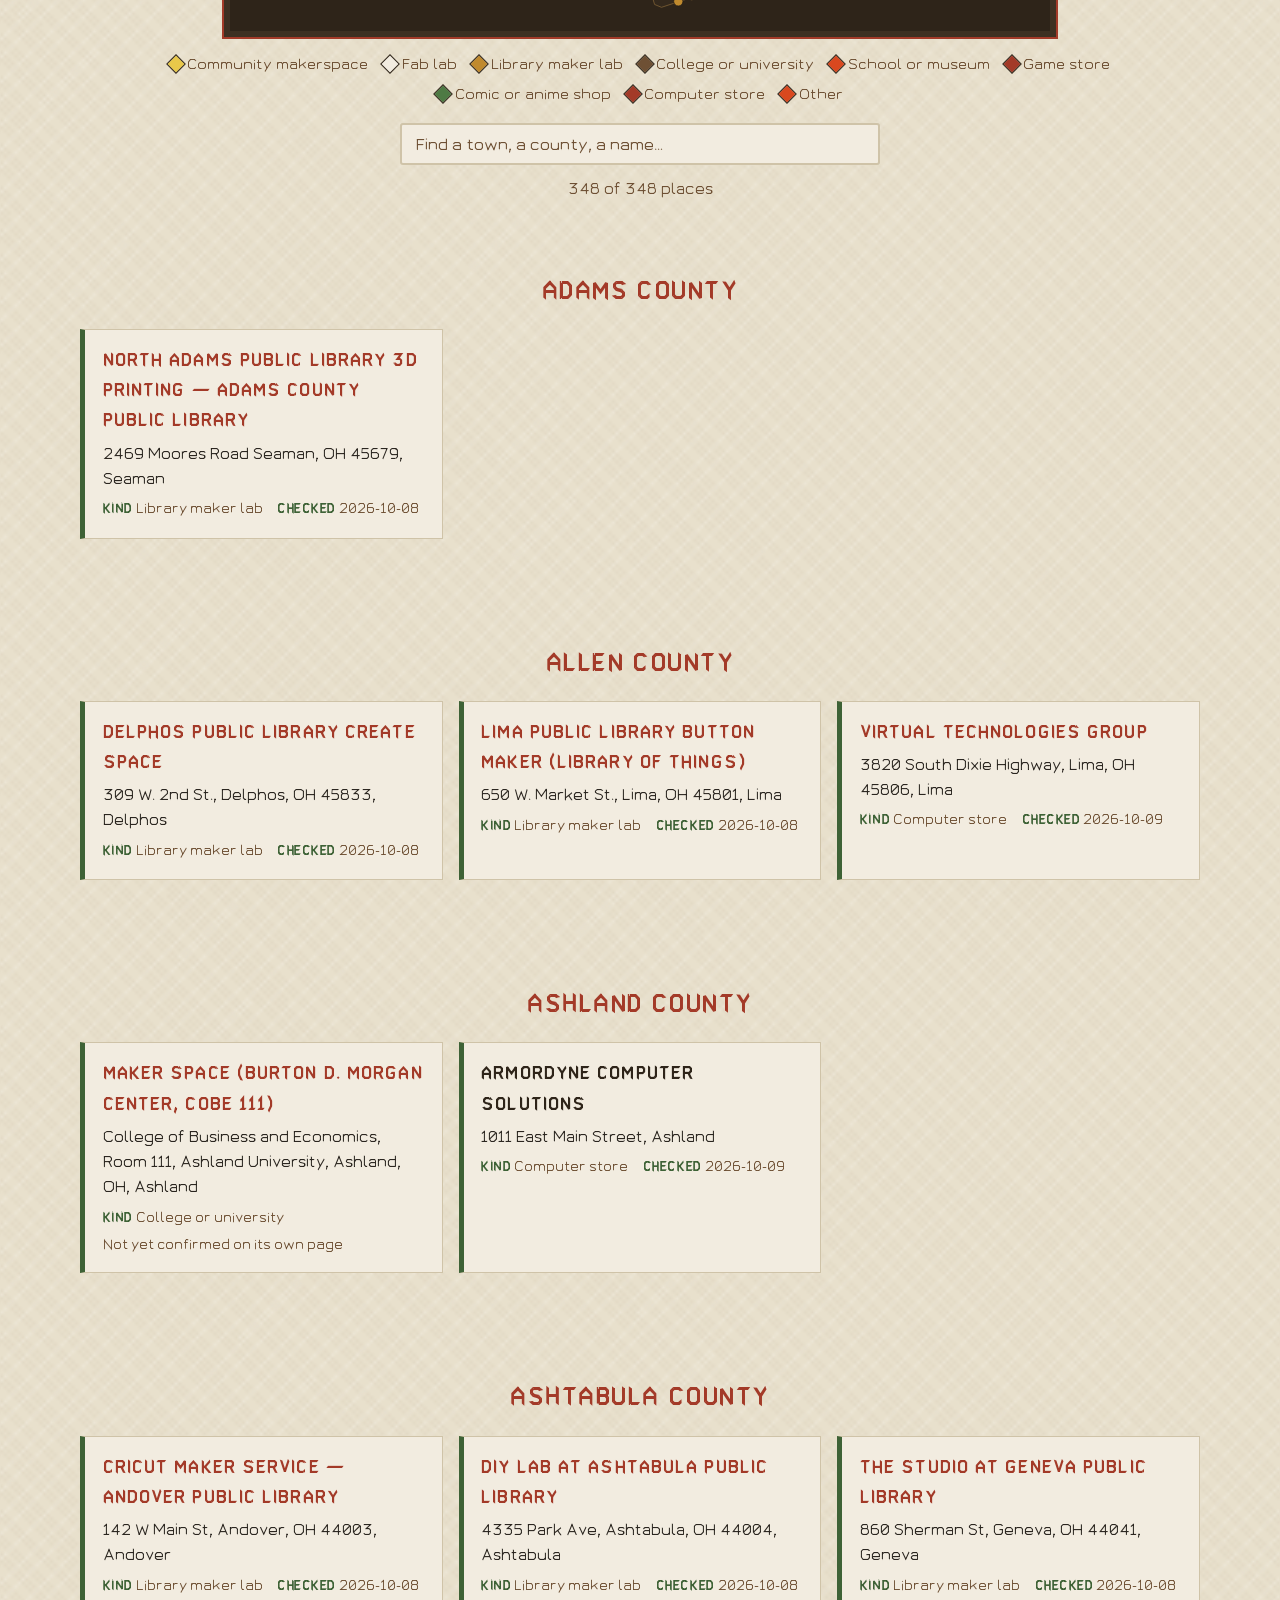
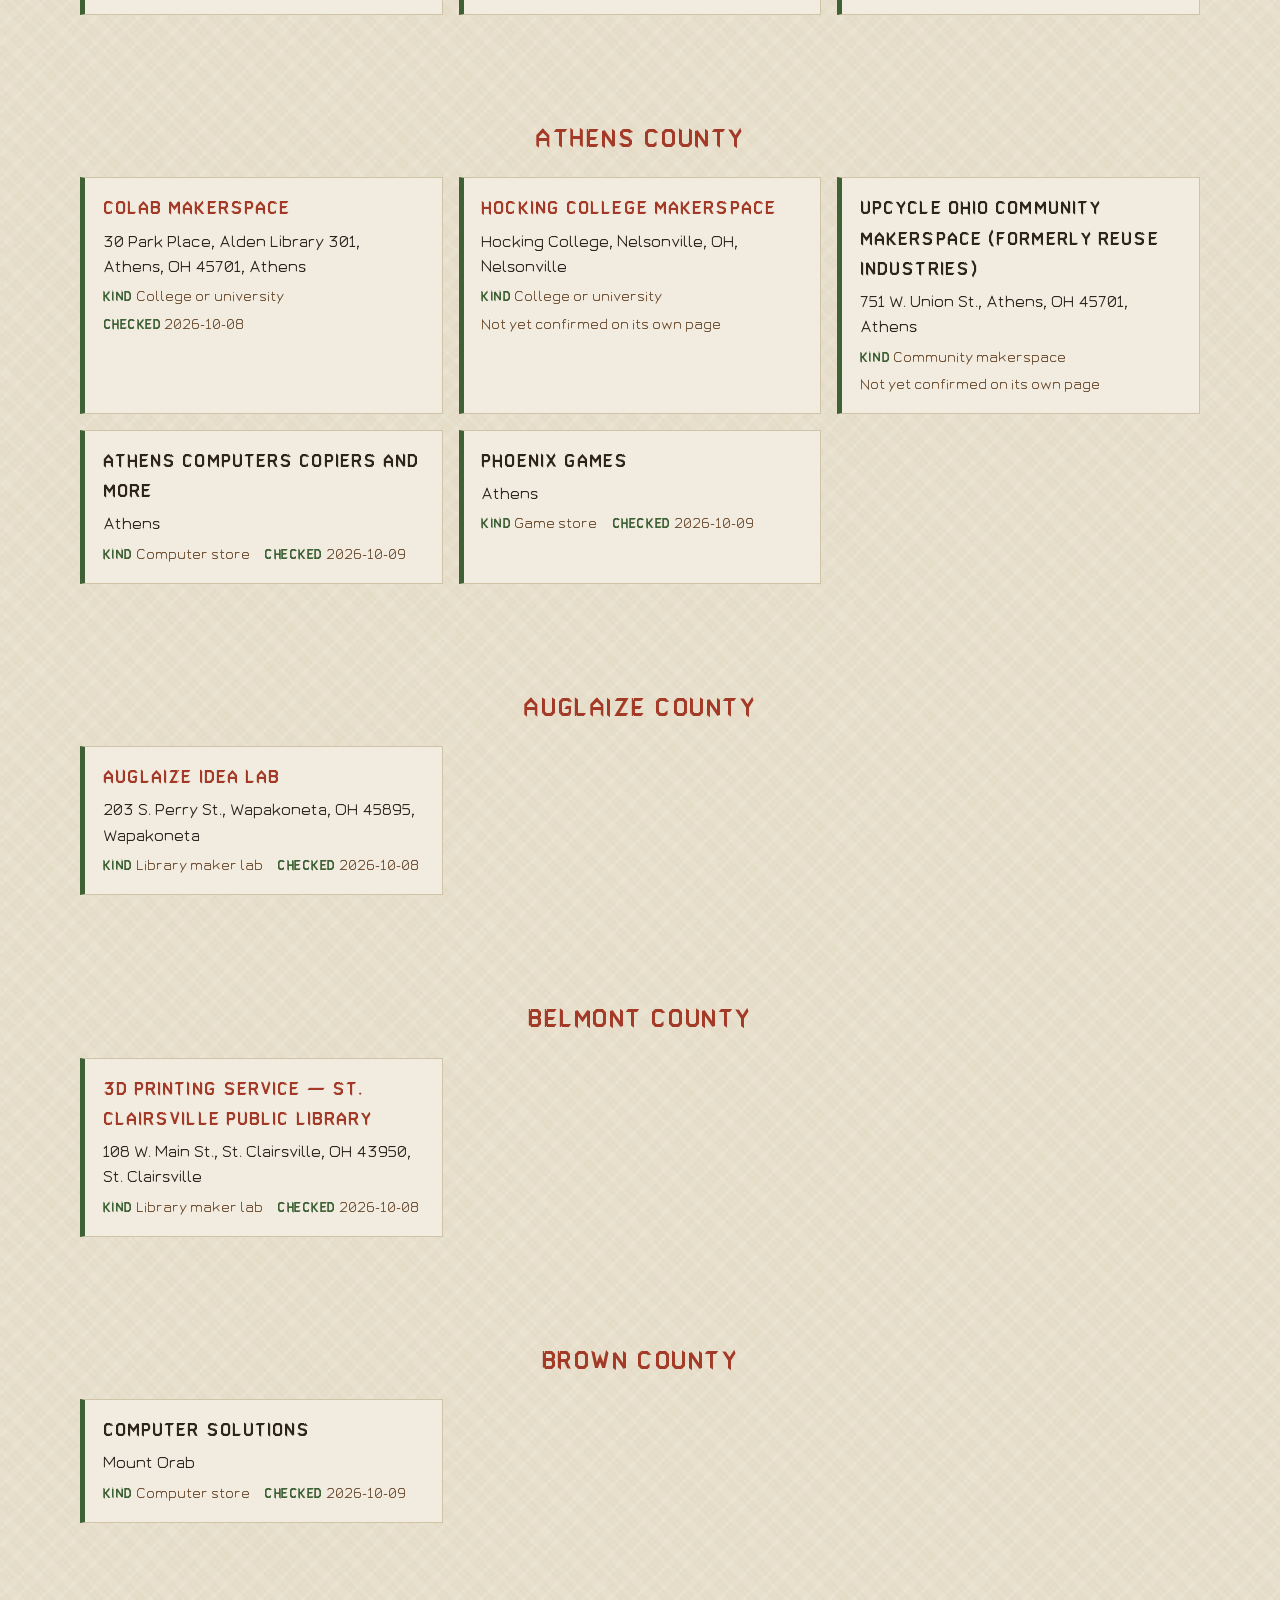
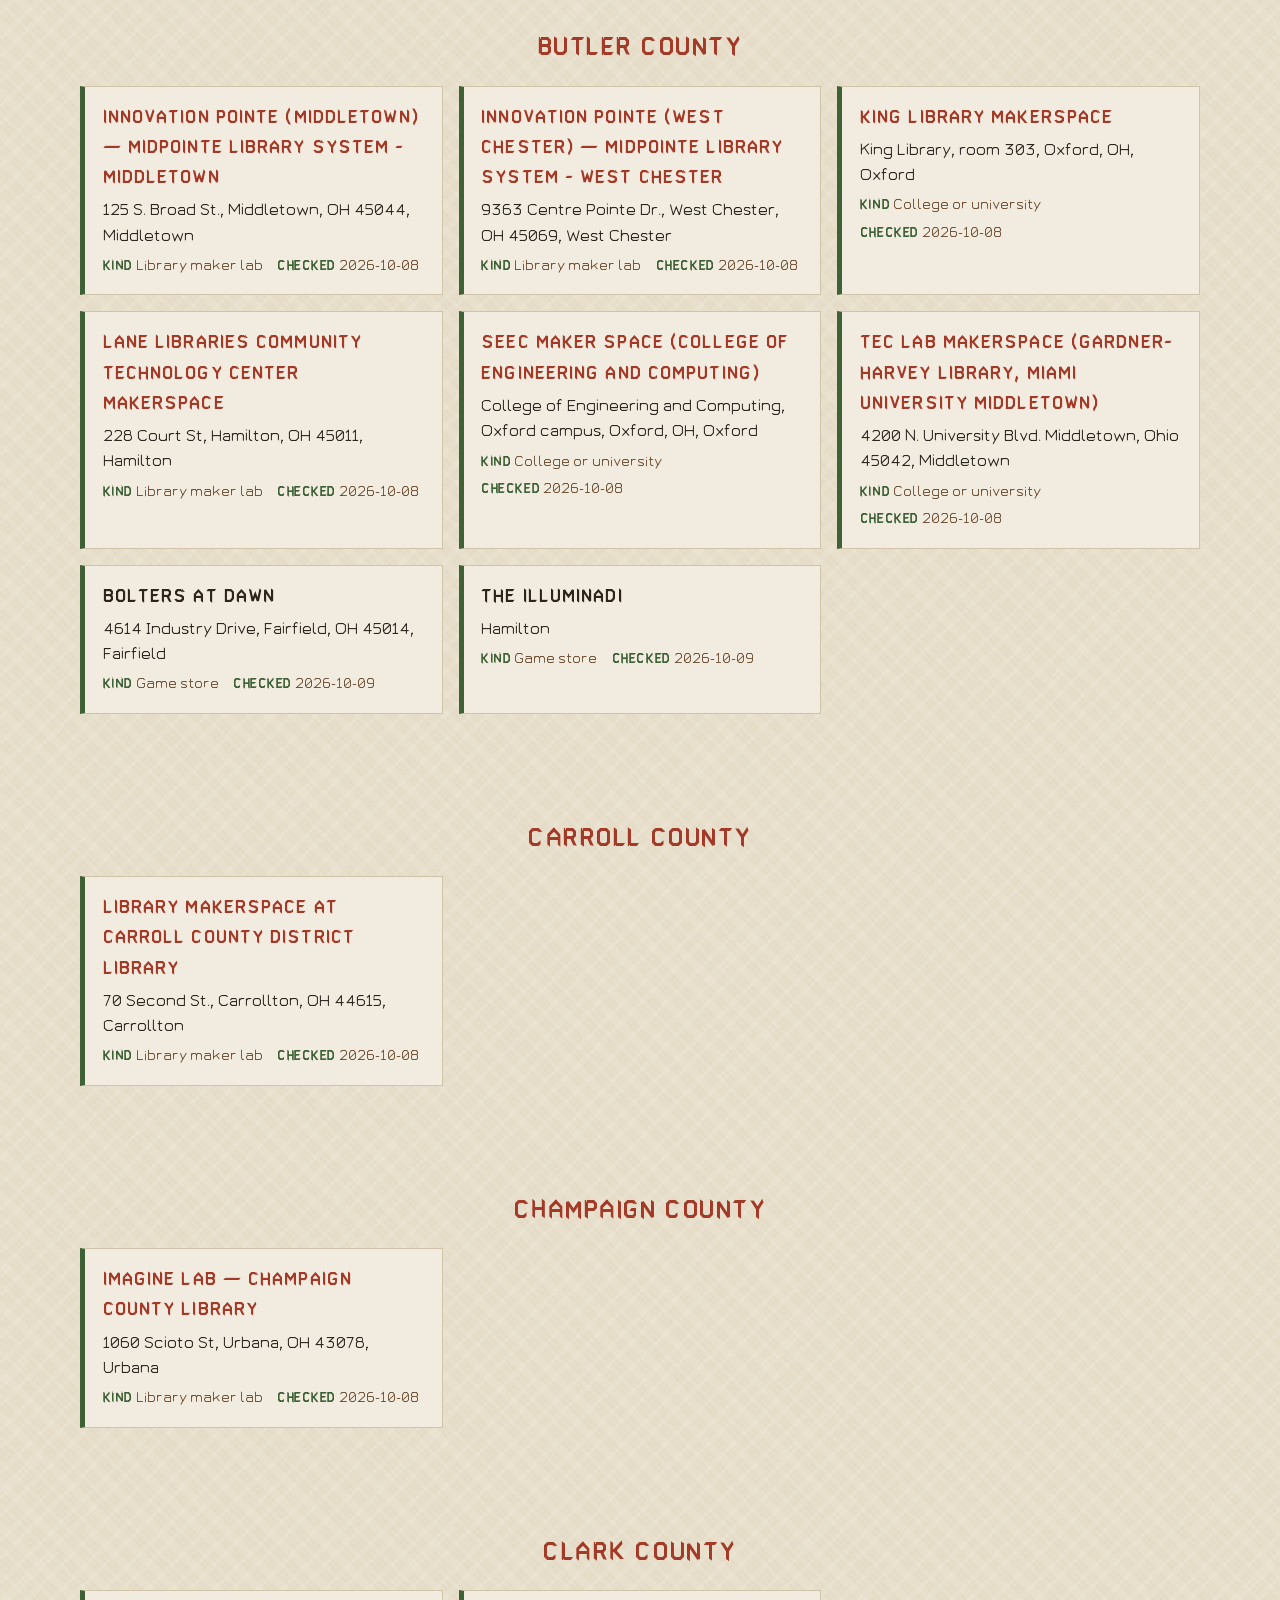
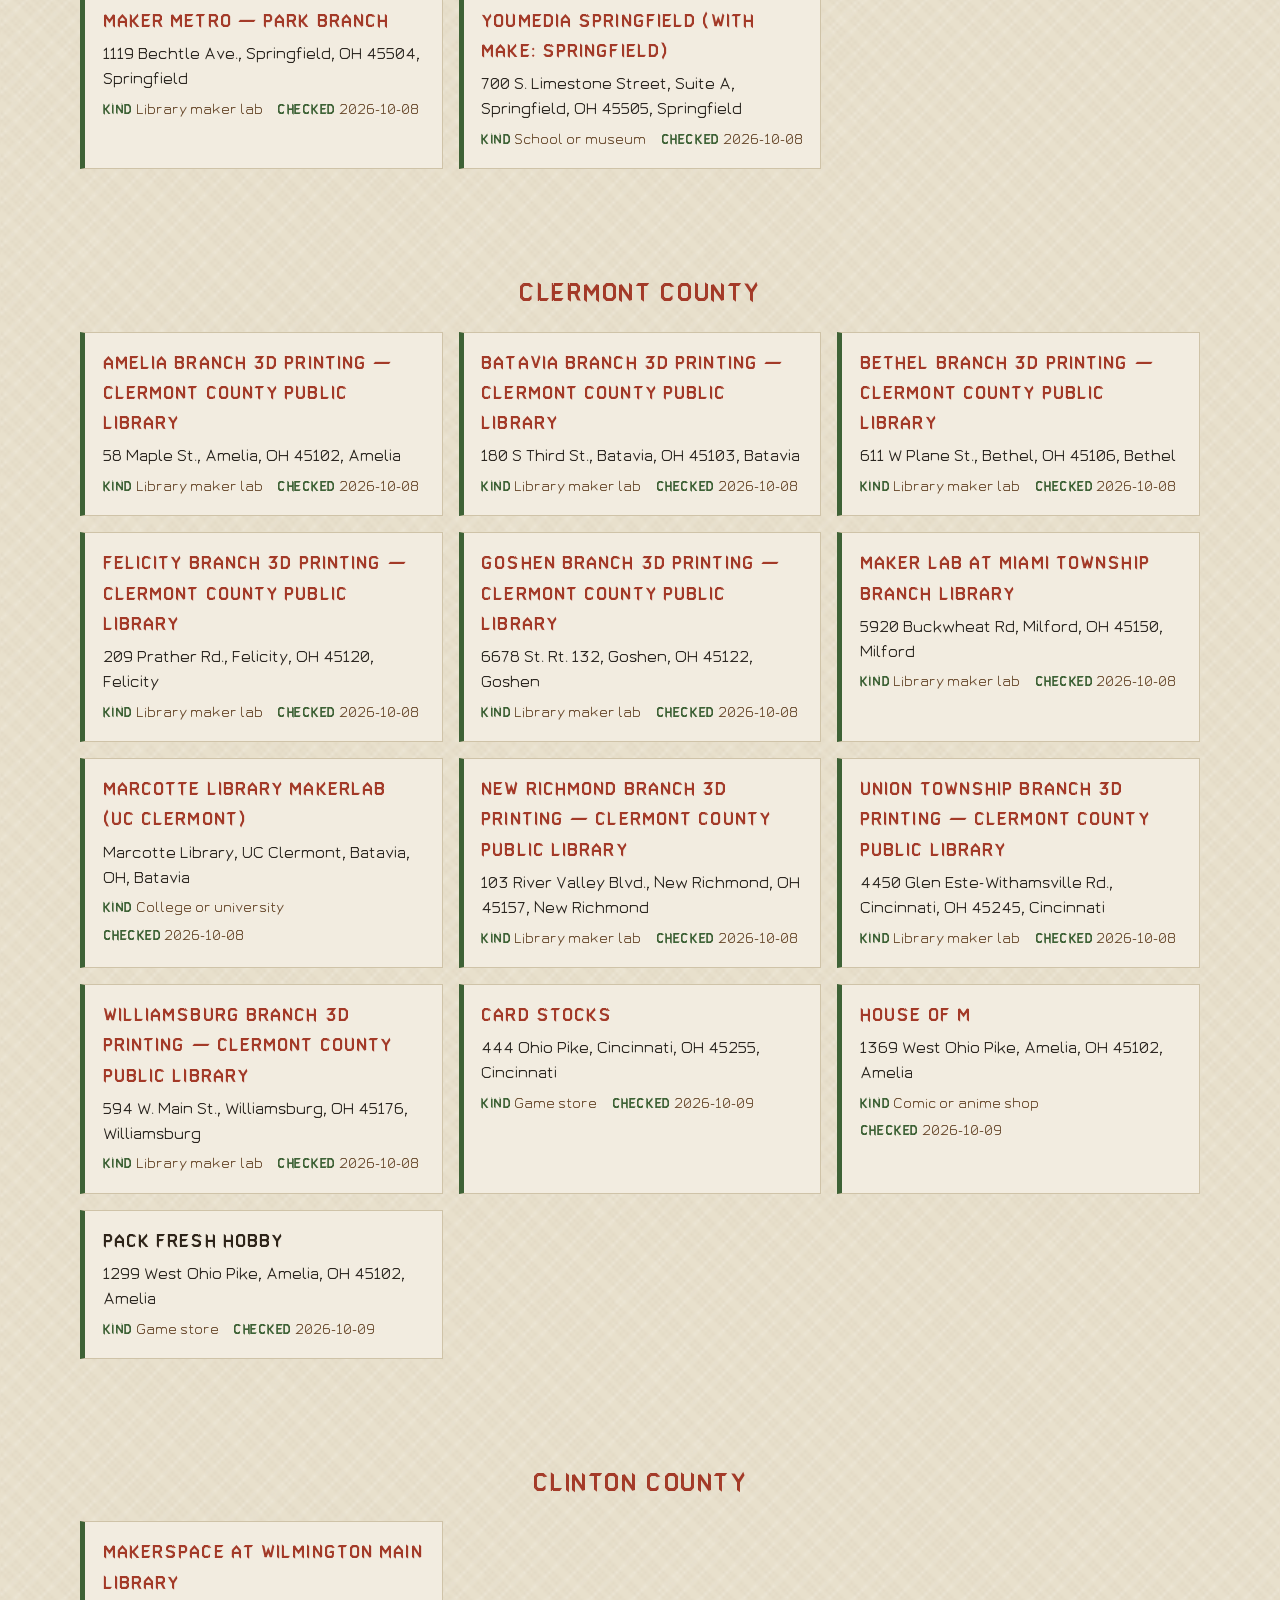
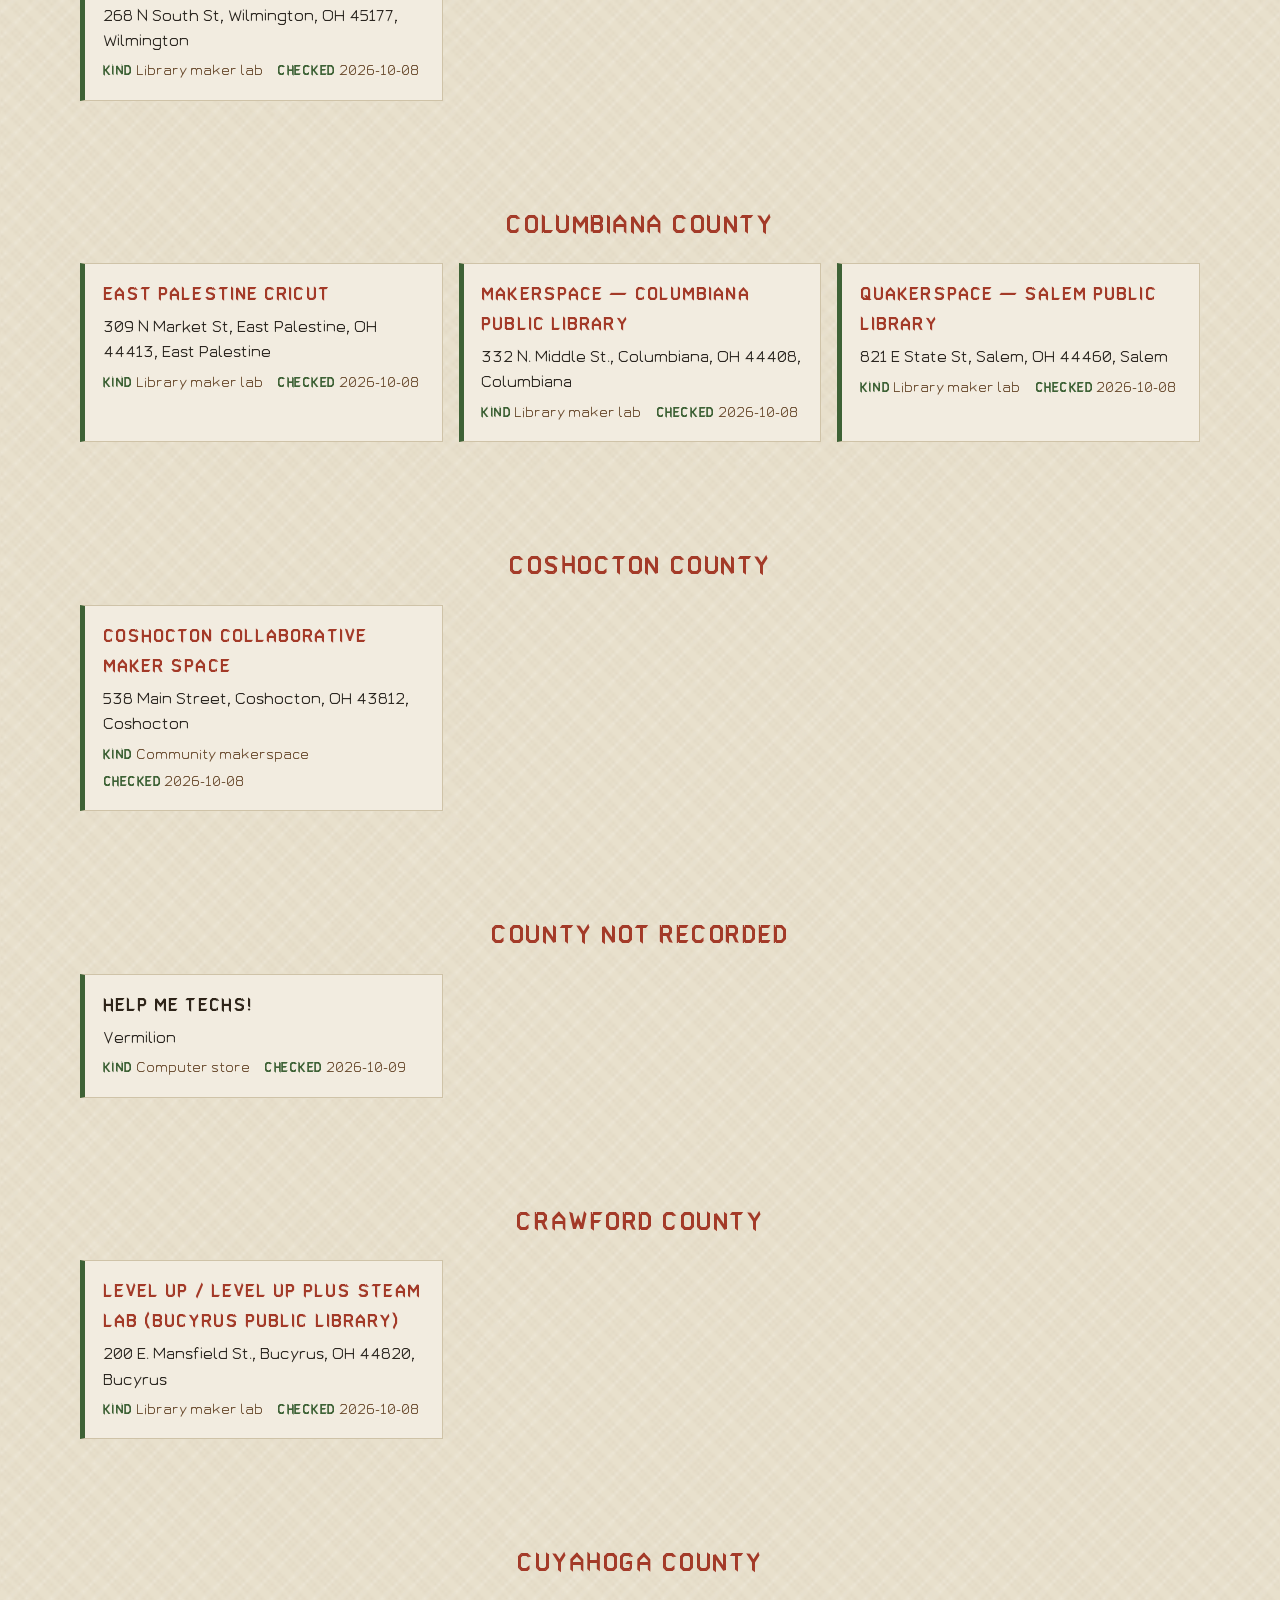
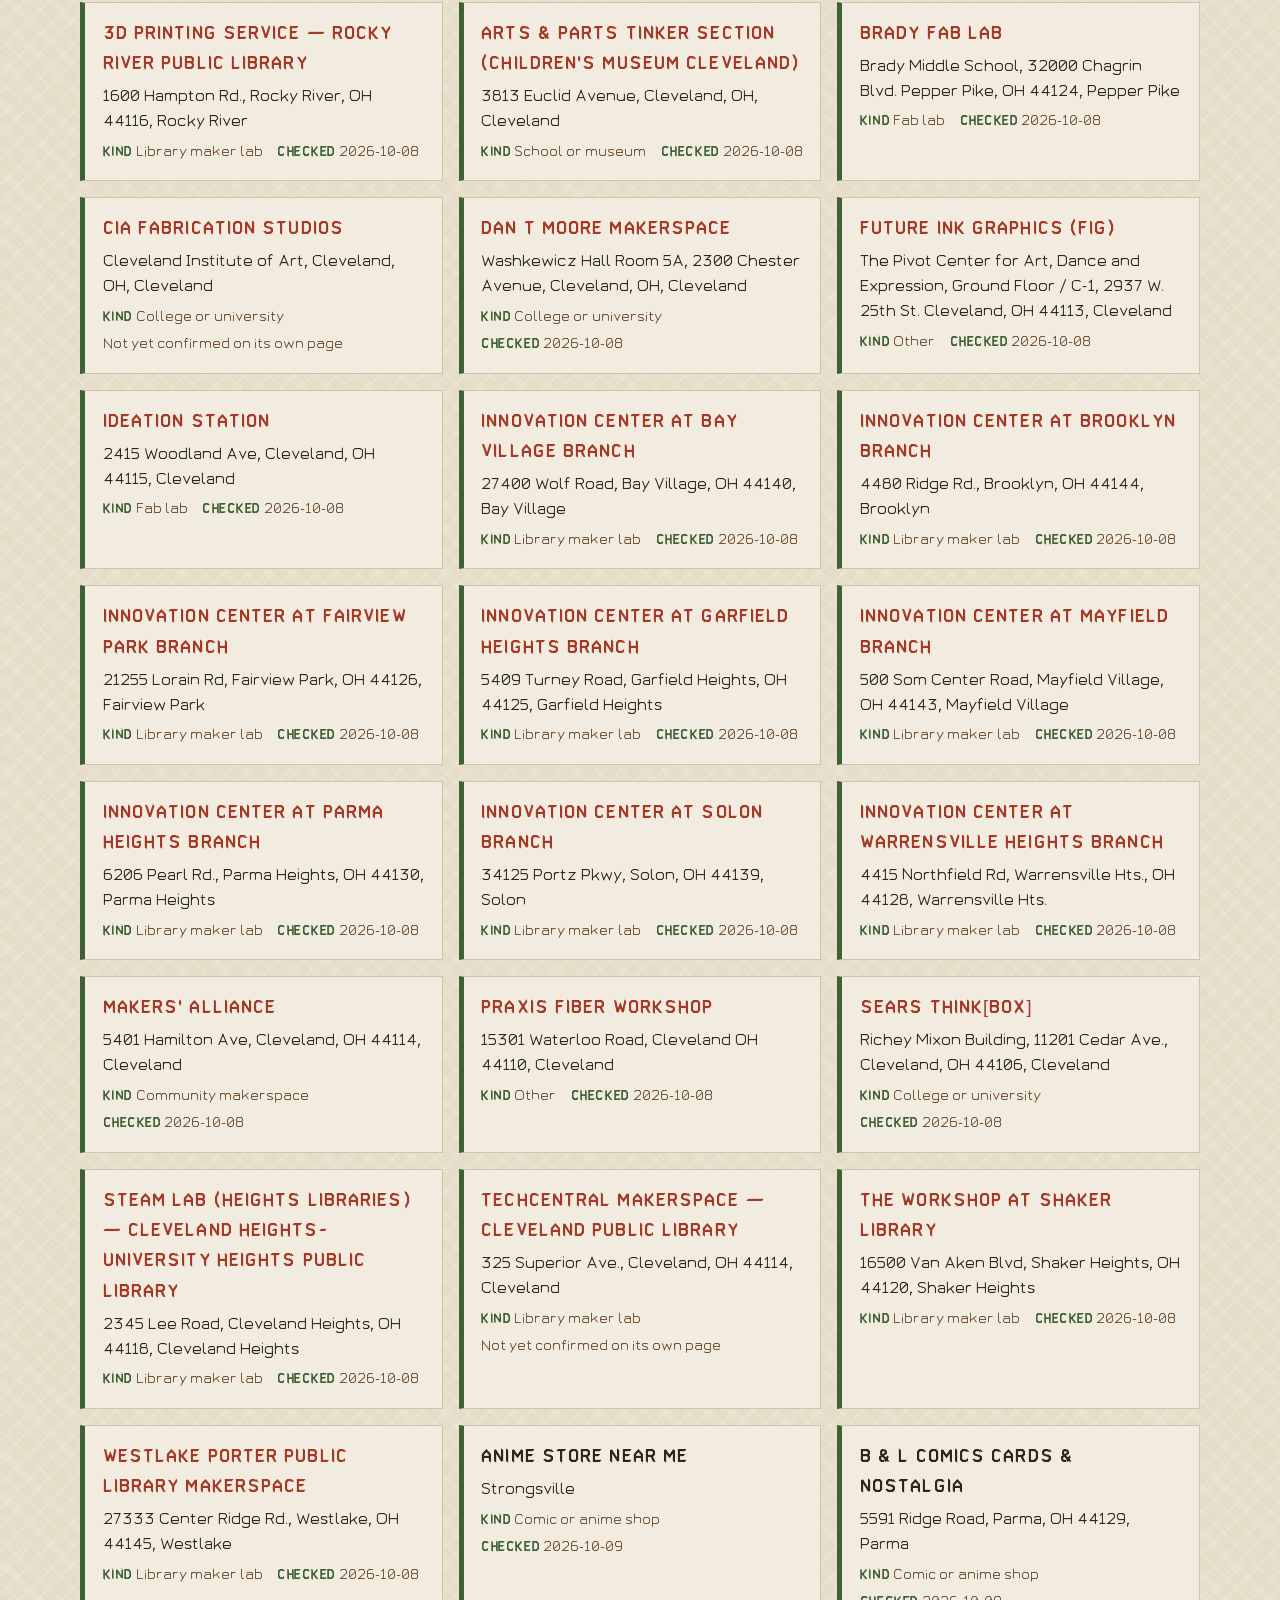
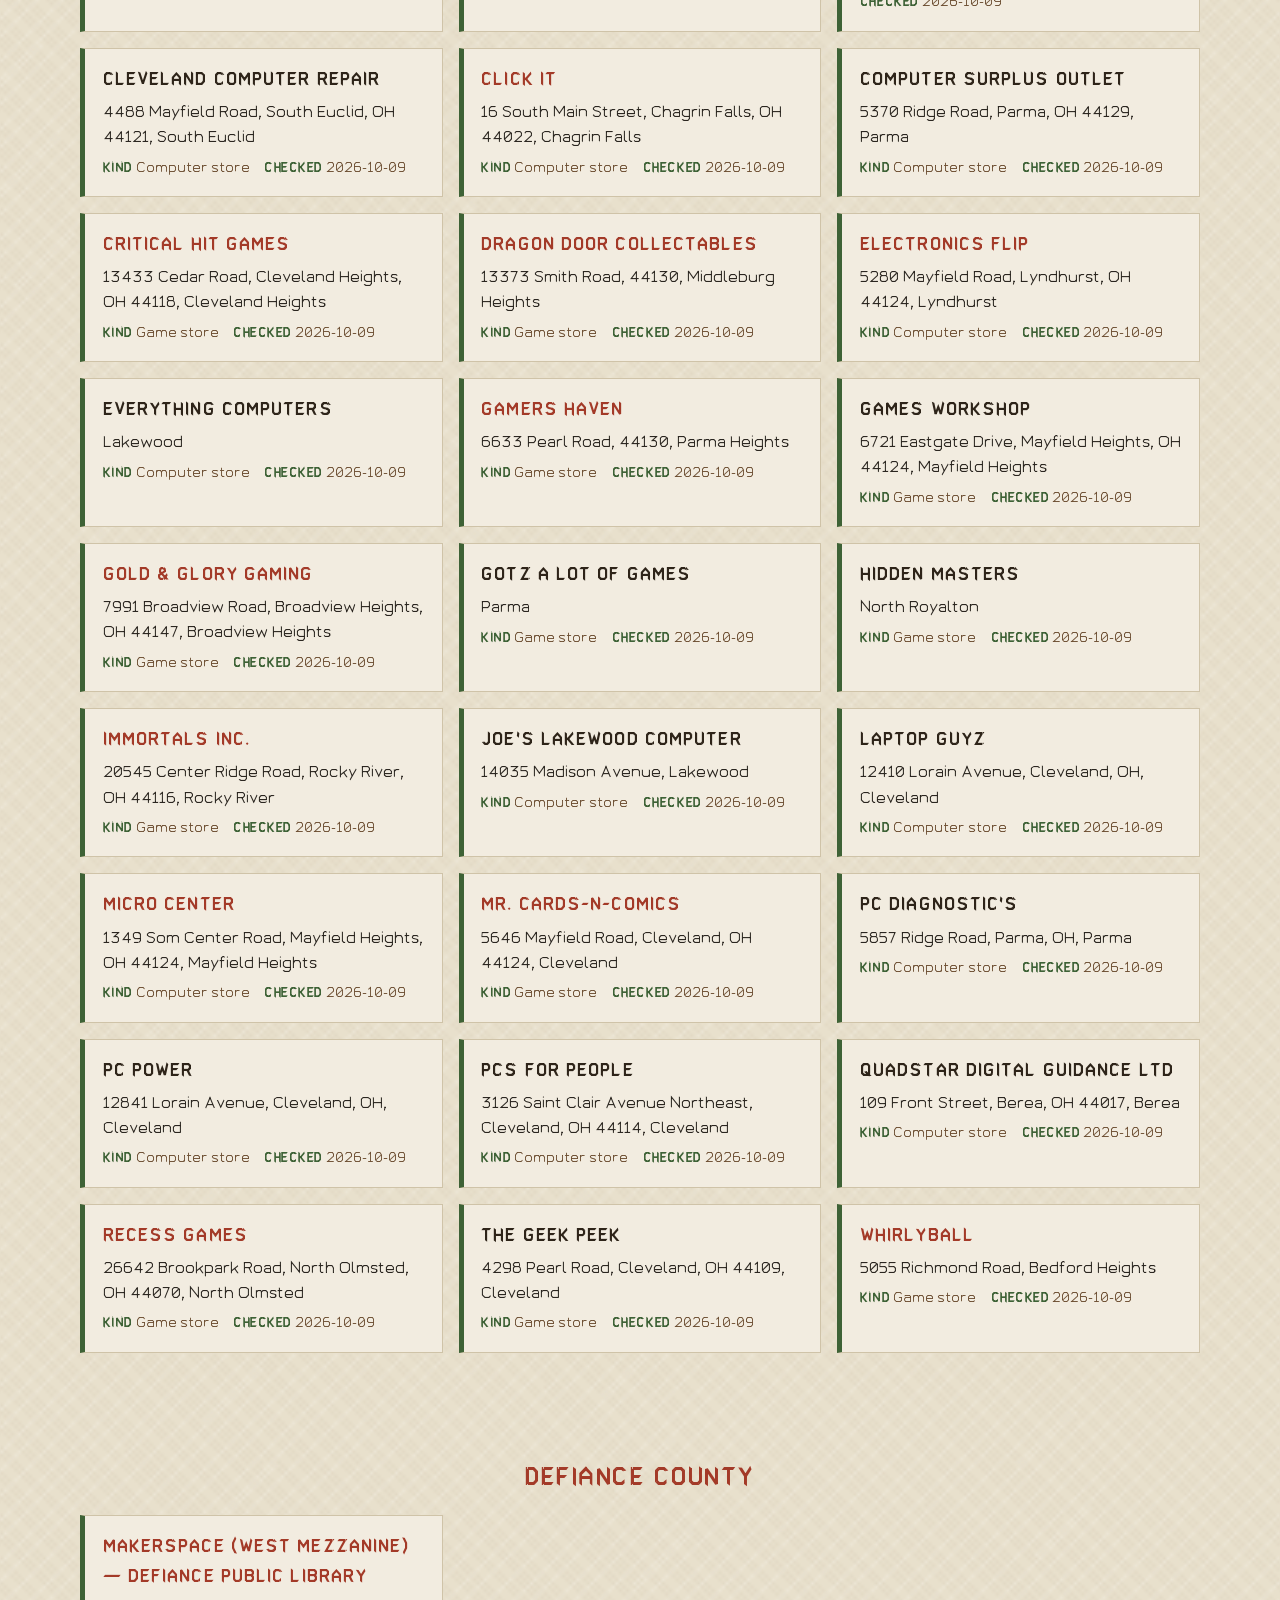
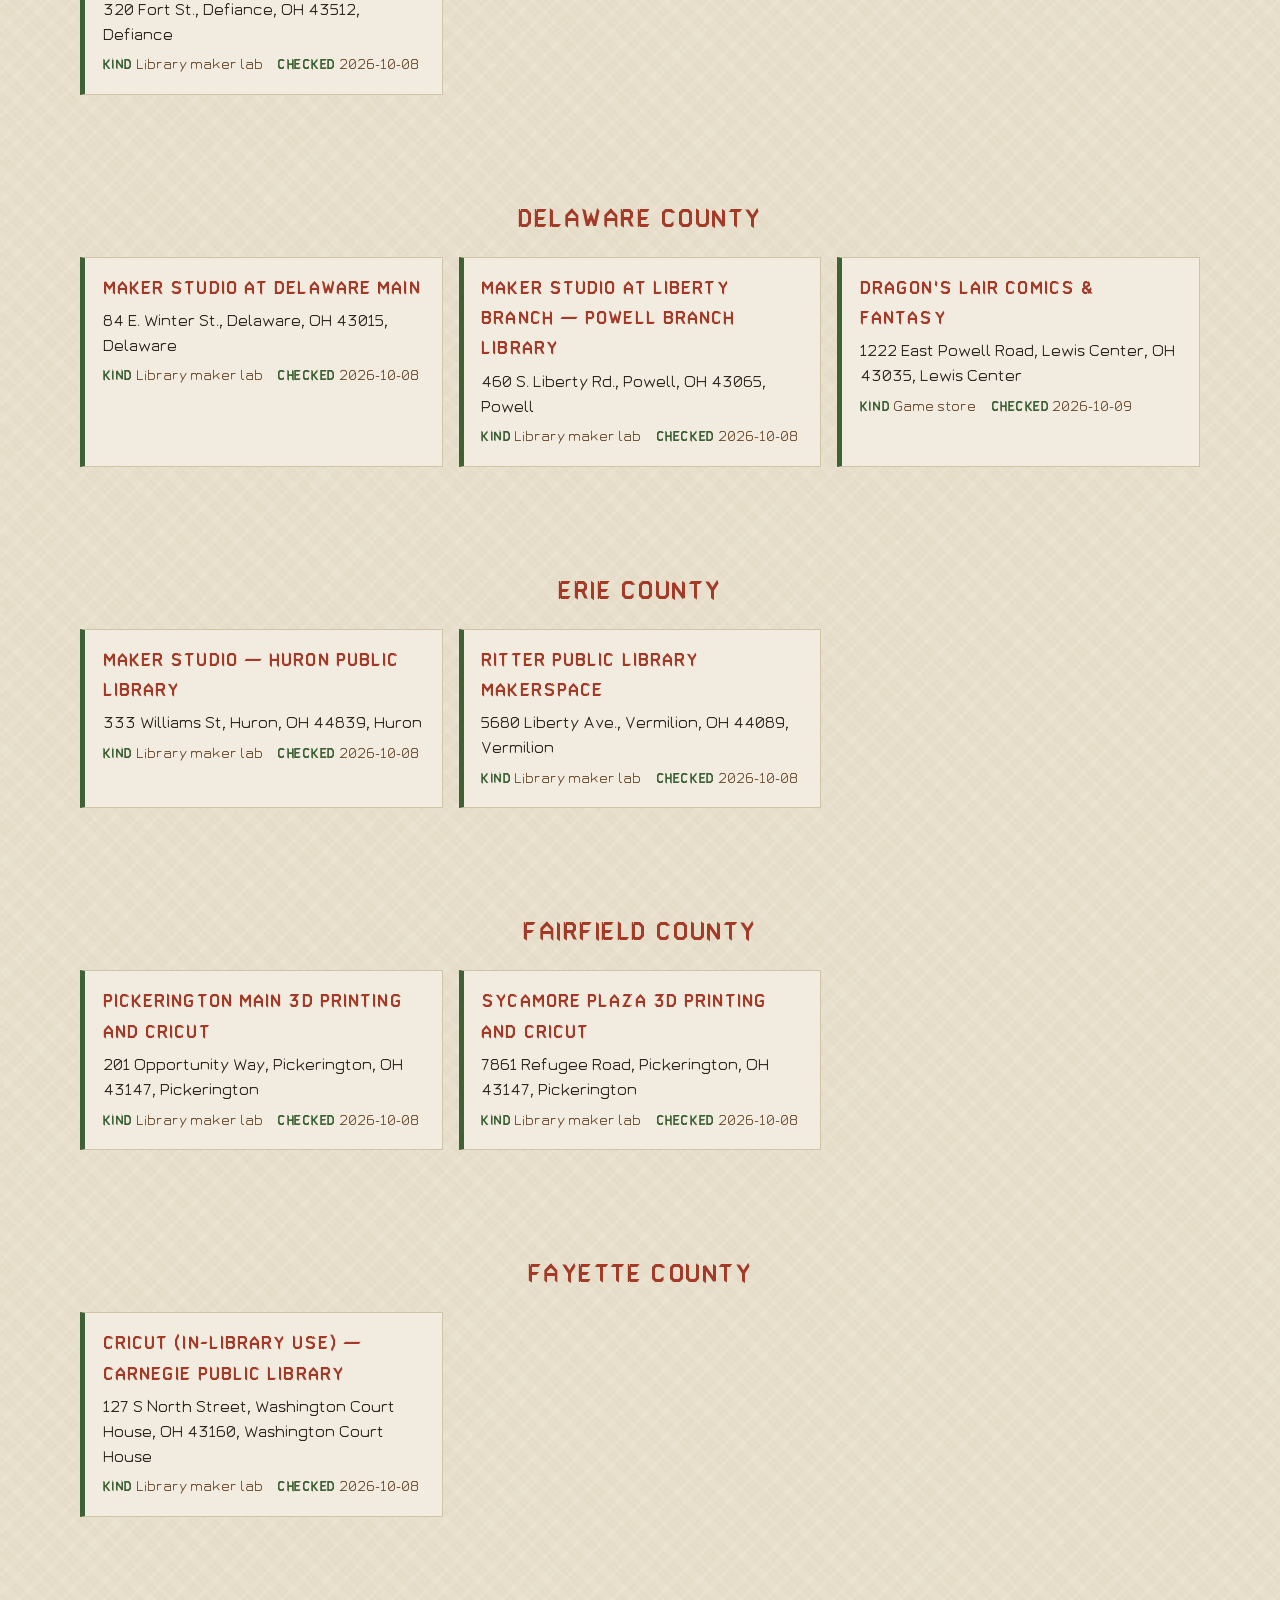
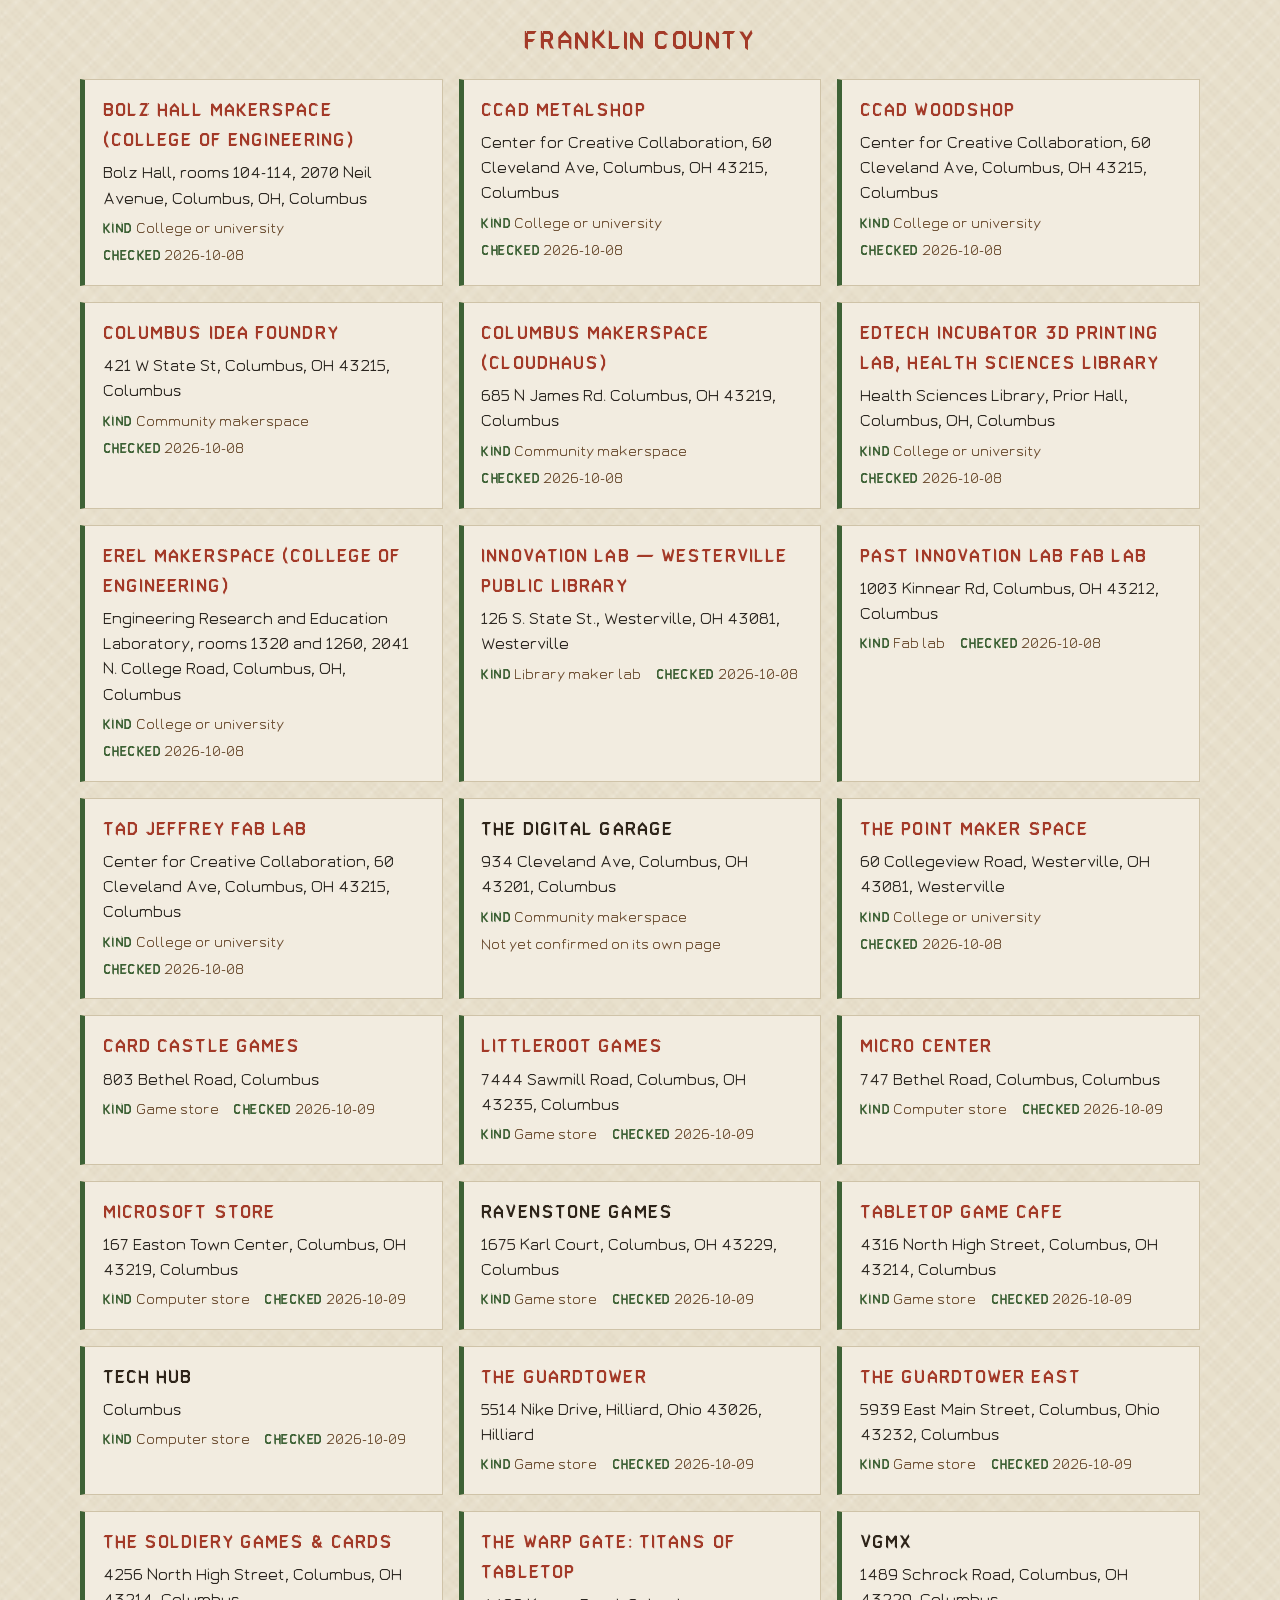
<file: map.html>
<!doctype html>
<html lang="en">
<head>
<meta charset="utf-8">
<meta name="viewport" content="width=device-width, initial-scale=1">
<title>Ohio map — Gildhammer</title>
<meta name="description" content="A map of the makerspaces, fab labs, library maker labs and campus maker spaces found in Ohio, and the game stores, comic shops and computer stores on OpenStreetMap, by county.">
<link rel="icon" href="img/mark.svg" type="image/svg+xml">
<link rel="preload" href="fonts/Gildhammer-Regular.ttf" as="font" type="font/ttf" crossorigin>
<link rel="preload" href="fonts/GildhammerSaga-Regular.ttf" as="font" type="font/ttf" crossorigin>
<link rel="stylesheet" href="style.css">
<script src="js/app.js" defer></script>
<script src="js/map.js" defer></script>
</head>
<body>

<header class="bar"><div class="bar-in">
  <a class="home" href="./"><img src="img/mark.svg" alt="">Gildhammer</a>
  <ul class="nav">
    <li><a href="./">Home</a></li>
    <li><a href="news.html">News</a></li>
    <li><a href="store.html">Store</a></li>
    <li><a href="store.html#nordic">Nordic</a></li>
    <li><a href="events.html">Events</a></li>
    <li><a href="designs.html">Free designs</a></li>
    <li><a href="downloads.html">Downloads</a></li>
    <li><a href="software.html">Software</a></li>
    <li><a href="map.html" aria-current="page">Map</a></li>
    <li><a href="games.html">Arcade</a></li>
    <li><a href="forum.html">Forum</a></li>
    <li><a href="shipping.html">Shipping</a></li>
    <li><a href="quote.html">Get a quote</a></li>
    <li><a class="login-link" href="login.html" data-login>Log in</a></li>
    <li><a class="cart-link" href="store.html#cart">Cart <span data-cart-count>0</span></a></li>
  </ul>
</div></header>

<div class="hero page">
  <div class="hero-core">
    <img class="emblem" src="img/map.svg" alt="">
    <h1>Ohio map</h1>
    <p class="lede">Every makerspace, fab lab, library maker lab and campus maker space we could find in Ohio, county by county — most have a 3-D printer you can learn on — and the game stores, comic and anime shops and computer stores that are on OpenStreetMap: where the minis, the paint and the parts are.</p>
  </div>
</div>

<div class="band" aria-hidden="true"></div>

<main>
  <div class="filters" id="kinds" role="group" aria-label="Kind of place"></div>
  <div class="mapwrap"><svg id="map" role="img" aria-label="Map of Ohio's 88 counties with each makerspace, game store, comic shop and computer store marked"></svg><div class="tip" id="tip"></div></div>
  <div class="legend" id="legend"></div>
  <input class="find" id="find" type="search" placeholder="Find a town, a county, a name…" aria-label="Find a makerspace or store">
  <p class="count" id="count" aria-live="polite">Loading…</p>
  <div id="list"></div>
  <p class="intro">The stores come from OpenStreetMap, a map anyone can edit, not from a canvass of every county: a store nobody has mapped is missing, and one that has since closed may still show. A store not here is not a store that does not exist — <a href="quote.html">tell us</a> and we will add it.</p>
  <p class="intro" id="sources"></p>
</main>

<div class="band" aria-hidden="true"></div>

<footer>
  <p class="wordmark small">Gildhammer</p>
  <p>A DUH workshop · Ohio</p>
  <p class="fine">Lettering: Gildhammer, Gildhammer Rune and Gildhammer Saga, typefaces drawn for this workshop.</p>
</footer>

</body>
</html>
</file>
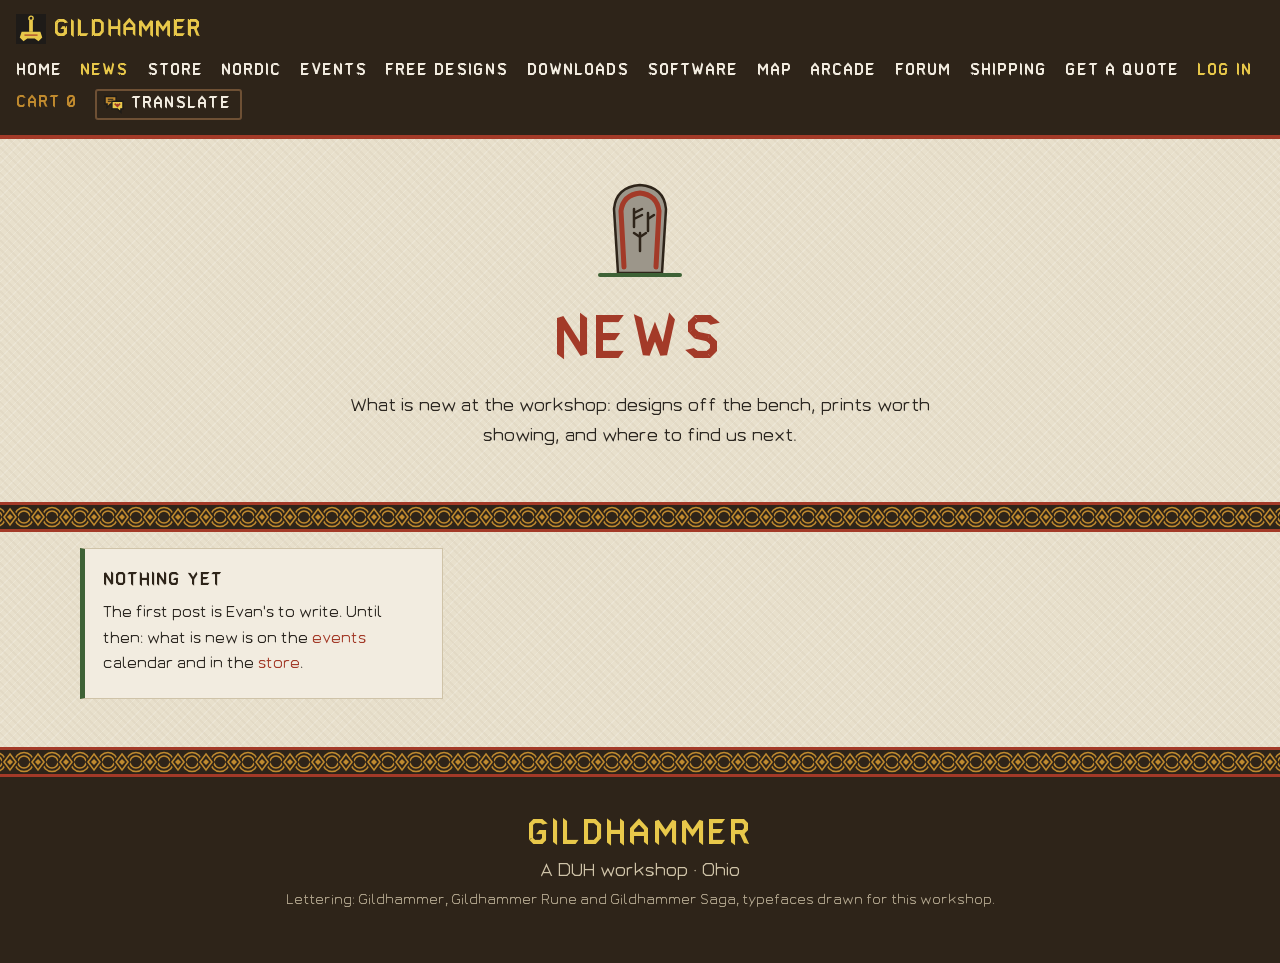
<file: news.html>
<!doctype html>
<html lang="en">
<head>
<meta charset="utf-8">
<meta name="viewport" content="width=device-width, initial-scale=1">
<title>News — Gildhammer</title>
<meta name="description" content="News from the Gildhammer workshop: new designs, new prints, events we are going to.">
<link rel="icon" href="img/mark.svg" type="image/svg+xml">
<link rel="preload" href="fonts/Gildhammer-Regular.ttf" as="font" type="font/ttf" crossorigin>
<link rel="preload" href="fonts/GildhammerSaga-Regular.ttf" as="font" type="font/ttf" crossorigin>
<link rel="stylesheet" href="style.css">
<script src="js/app.js" defer></script>
<script src="js/news.js" defer></script>
</head>
<body>

<header class="bar"><div class="bar-in">
  <a class="home" href="./"><img src="img/mark.svg" alt="">Gildhammer</a>
  <ul class="nav">
    <li><a href="./">Home</a></li>
    <li><a href="news.html" aria-current="page">News</a></li>
    <li><a href="store.html">Store</a></li>
    <li><a href="store.html#nordic">Nordic</a></li>
    <li><a href="events.html">Events</a></li>
    <li><a href="designs.html">Free designs</a></li>
    <li><a href="downloads.html">Downloads</a></li>
    <li><a href="software.html">Software</a></li>
    <li><a href="map.html">Map</a></li>
    <li><a href="games.html">Arcade</a></li>
    <li><a href="forum.html">Forum</a></li>
    <li><a href="shipping.html">Shipping</a></li>
    <li><a href="quote.html">Get a quote</a></li>
    <li><a class="login-link" href="login.html" data-login>Log in</a></li>
    <li><a class="cart-link" href="store.html#cart">Cart <span data-cart-count>0</span></a></li>
  </ul>
</div></header>

<div class="hero page">
  <div class="hero-core">
    <img class="emblem" src="img/news.svg" alt="">
    <h1>News</h1>
    <p class="lede">What is new at the workshop: designs off the bench, prints worth showing, and where to find us next.</p>
  </div>
</div>

<div class="band" aria-hidden="true"></div>

<main>
  <ul class="rows news" id="posts"><li><p>Loading…</p></li></ul>
</main>

<div class="band" aria-hidden="true"></div>

<footer>
  <p class="wordmark small">Gildhammer</p>
  <p>A DUH workshop · Ohio</p>
  <p class="fine">Lettering: Gildhammer, Gildhammer Rune and Gildhammer Saga, typefaces drawn for this workshop.</p>
</footer>

</body>
</html>
</file>
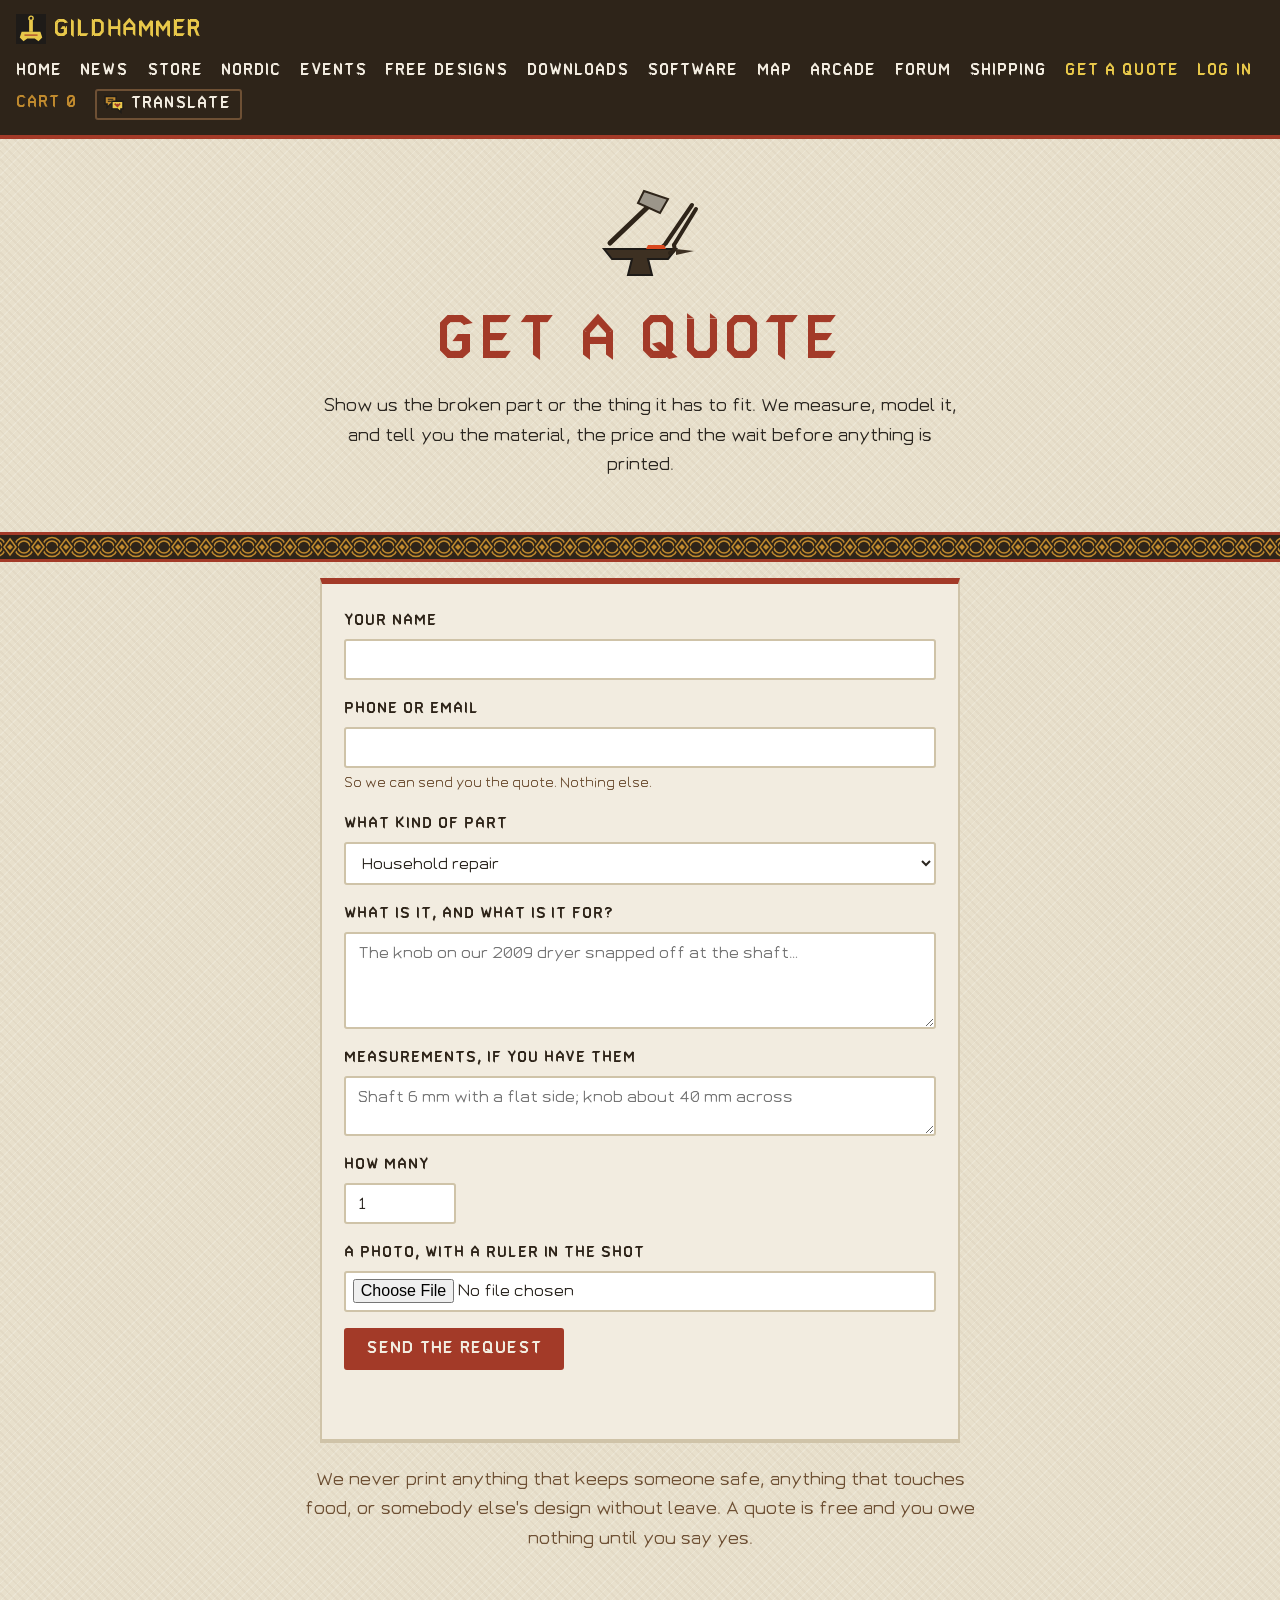
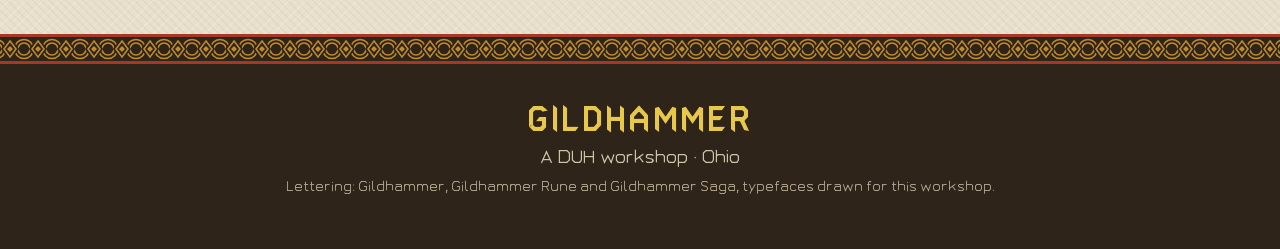
<file: quote.html>
<!doctype html>
<html lang="en">
<head>
<meta charset="utf-8">
<meta name="viewport" content="width=device-width, initial-scale=1">
<title>Get a quote — Gildhammer</title>
<meta name="description" content="Ask Gildhammer for a quote on a 3-D printed part: send a photo, the measurements and what it is for.">
<link rel="icon" href="img/mark.svg" type="image/svg+xml">
<link rel="preload" href="fonts/Gildhammer-Regular.ttf" as="font" type="font/ttf" crossorigin>
<link rel="preload" href="fonts/GildhammerSaga-Regular.ttf" as="font" type="font/ttf" crossorigin>
<link rel="stylesheet" href="style.css">
<script src="js/app.js" defer></script>
<script src="js/quote.js" defer></script>
</head>
<body>

<header class="bar"><div class="bar-in">
  <a class="home" href="./"><img src="img/mark.svg" alt="">Gildhammer</a>
  <ul class="nav">
    <li><a href="./">Home</a></li>
    <li><a href="news.html">News</a></li>
    <li><a href="store.html">Store</a></li>
    <li><a href="store.html#nordic">Nordic</a></li>
    <li><a href="events.html">Events</a></li>
    <li><a href="designs.html">Free designs</a></li>
    <li><a href="downloads.html">Downloads</a></li>
    <li><a href="software.html">Software</a></li>
    <li><a href="map.html">Map</a></li>
    <li><a href="games.html">Arcade</a></li>
    <li><a href="forum.html">Forum</a></li>
    <li><a href="shipping.html">Shipping</a></li>
    <li><a href="quote.html" aria-current="page">Get a quote</a></li>
    <li><a class="login-link" href="login.html" data-login>Log in</a></li>
    <li><a class="cart-link" href="store.html#cart">Cart <span data-cart-count>0</span></a></li>
  </ul>
</div></header>

<div class="hero page">
  <div class="hero-core">
    <img class="emblem" src="img/quote.svg" alt="">
    <h1>Get a quote</h1>
    <p class="lede">Show us the broken part or the thing it has to fit. We measure, model it, and tell you the material, the price and the wait before anything is printed.</p>
  </div>
</div>

<div class="band" aria-hidden="true"></div>

<main>
  <form class="quote tile" id="quote" novalidate>
    <div class="field"><label for="q-name">Your name</label><input id="q-name" name="name" autocomplete="name" required maxlength="80"></div>
    <div class="field"><label for="q-contact">Phone or email</label><input id="q-contact" name="contact" autocomplete="email" required maxlength="120"><small>So we can send you the quote. Nothing else.</small></div>
    <div class="field"><label for="q-lane">What kind of part</label>
      <select id="q-lane" name="lane">
        <option value="repair">Household repair</option><option value="film">Film and camera gear</option><option value="rc">RC and drone</option>
        <option value="games">Game pieces and sets</option><option value="nordic">Nordic goods</option><option value="car">Car part (never safety parts)</option><option value="kitchen">Kitchen and food-grade (water bottle tops)</option><option value="vanity">Vanity and makeup</option><option value="halloween">Halloween mask</option><option value="organize">Organizing</option><option value="props">Movie prop</option><option value="replicas">Prop firearm (non-firing)</option><option value="other">Something else</option>
      </select></div>
    <div class="field"><label for="q-what">What is it, and what is it for?</label><textarea id="q-what" name="what" rows="4" required maxlength="2000" placeholder="The knob on our 2009 dryer snapped off at the shaft…"></textarea></div>
    <div class="field"><label for="q-meas">Measurements, if you have them</label><textarea id="q-meas" name="measurements" rows="2" maxlength="1000" placeholder="Shaft 6 mm with a flat side; knob about 40 mm across"></textarea></div>
    <div class="field small"><label for="q-qty">How many</label><input id="q-qty" name="quantity" type="number" min="1" max="500" value="1"></div>
    <div class="field"><label for="q-photo">A photo, with a ruler in the shot</label><input id="q-photo" name="photo" type="file" accept="image/*"><img id="q-preview" alt="" hidden></div>
    <div class="trap" aria-hidden="true"><label for="q-web">Leave this empty</label><input id="q-web" name="website" tabindex="-1" autocomplete="off"></div>
    <button class="btn primary" type="submit" id="q-send">Send the request</button>
    <p class="formmsg" id="q-msg" role="status" aria-live="polite"></p>
  </form>
  <p class="intro">We never print anything that keeps someone safe, anything that touches food, or somebody else's design without leave. A quote is free and you owe nothing until you say yes.</p>
</main>

<div class="band" aria-hidden="true"></div>

<footer>
  <p class="wordmark small">Gildhammer</p>
  <p>A DUH workshop · Ohio</p>
  <p class="fine">Lettering: Gildhammer, Gildhammer Rune and Gildhammer Saga, typefaces drawn for this workshop.</p>
</footer>

</body>
</html>
</file>
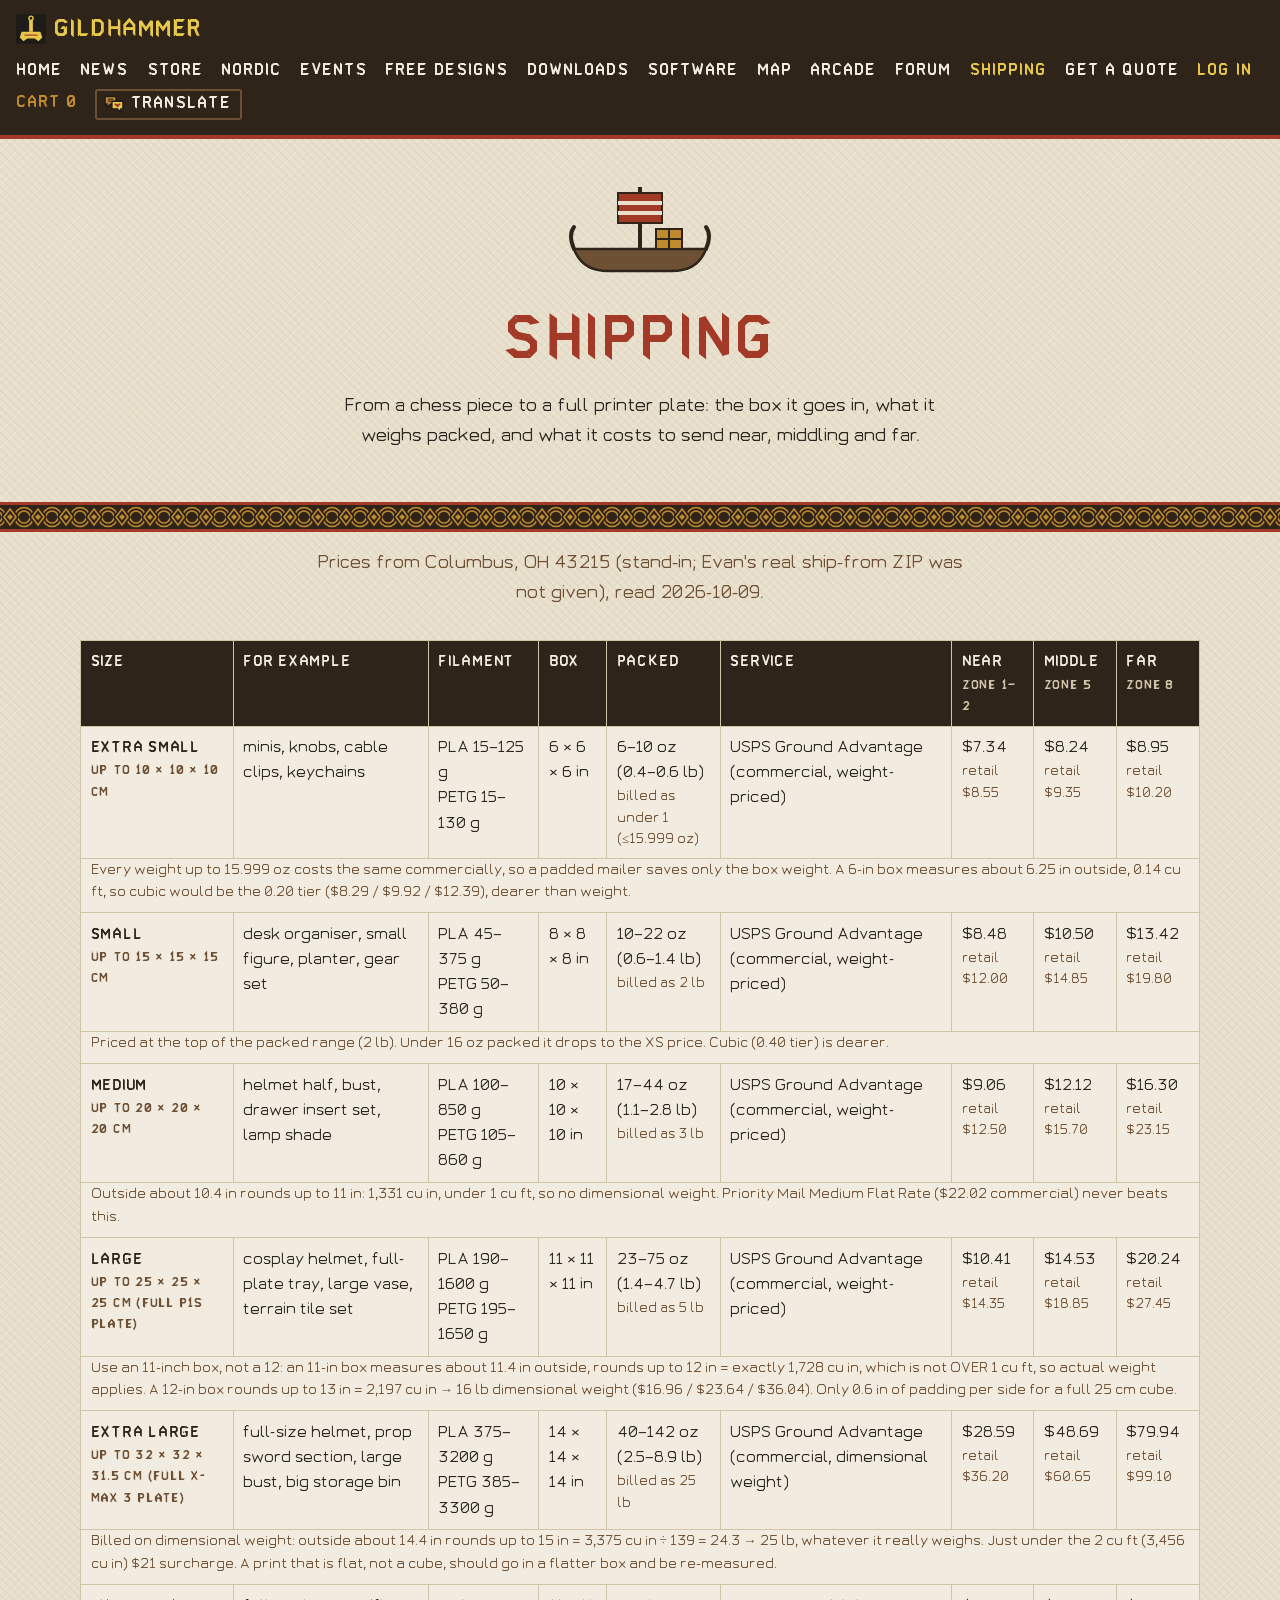
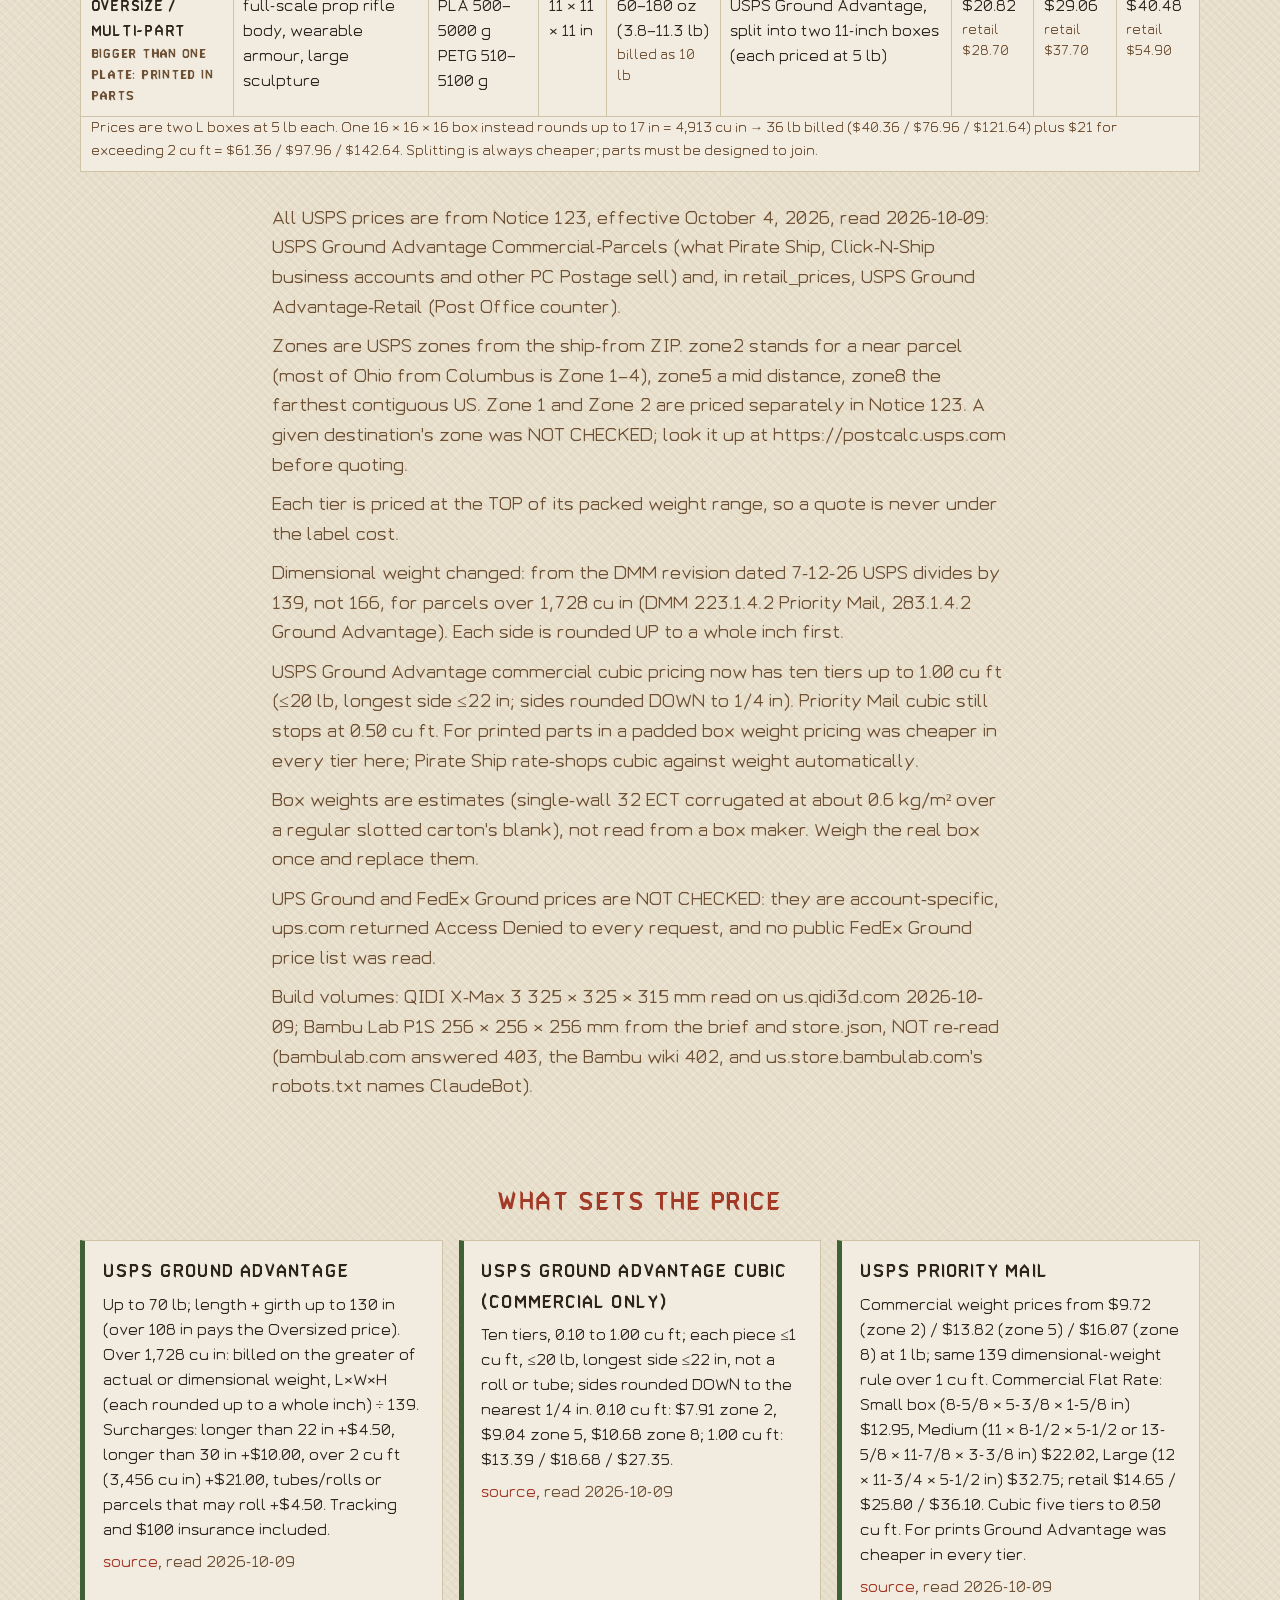
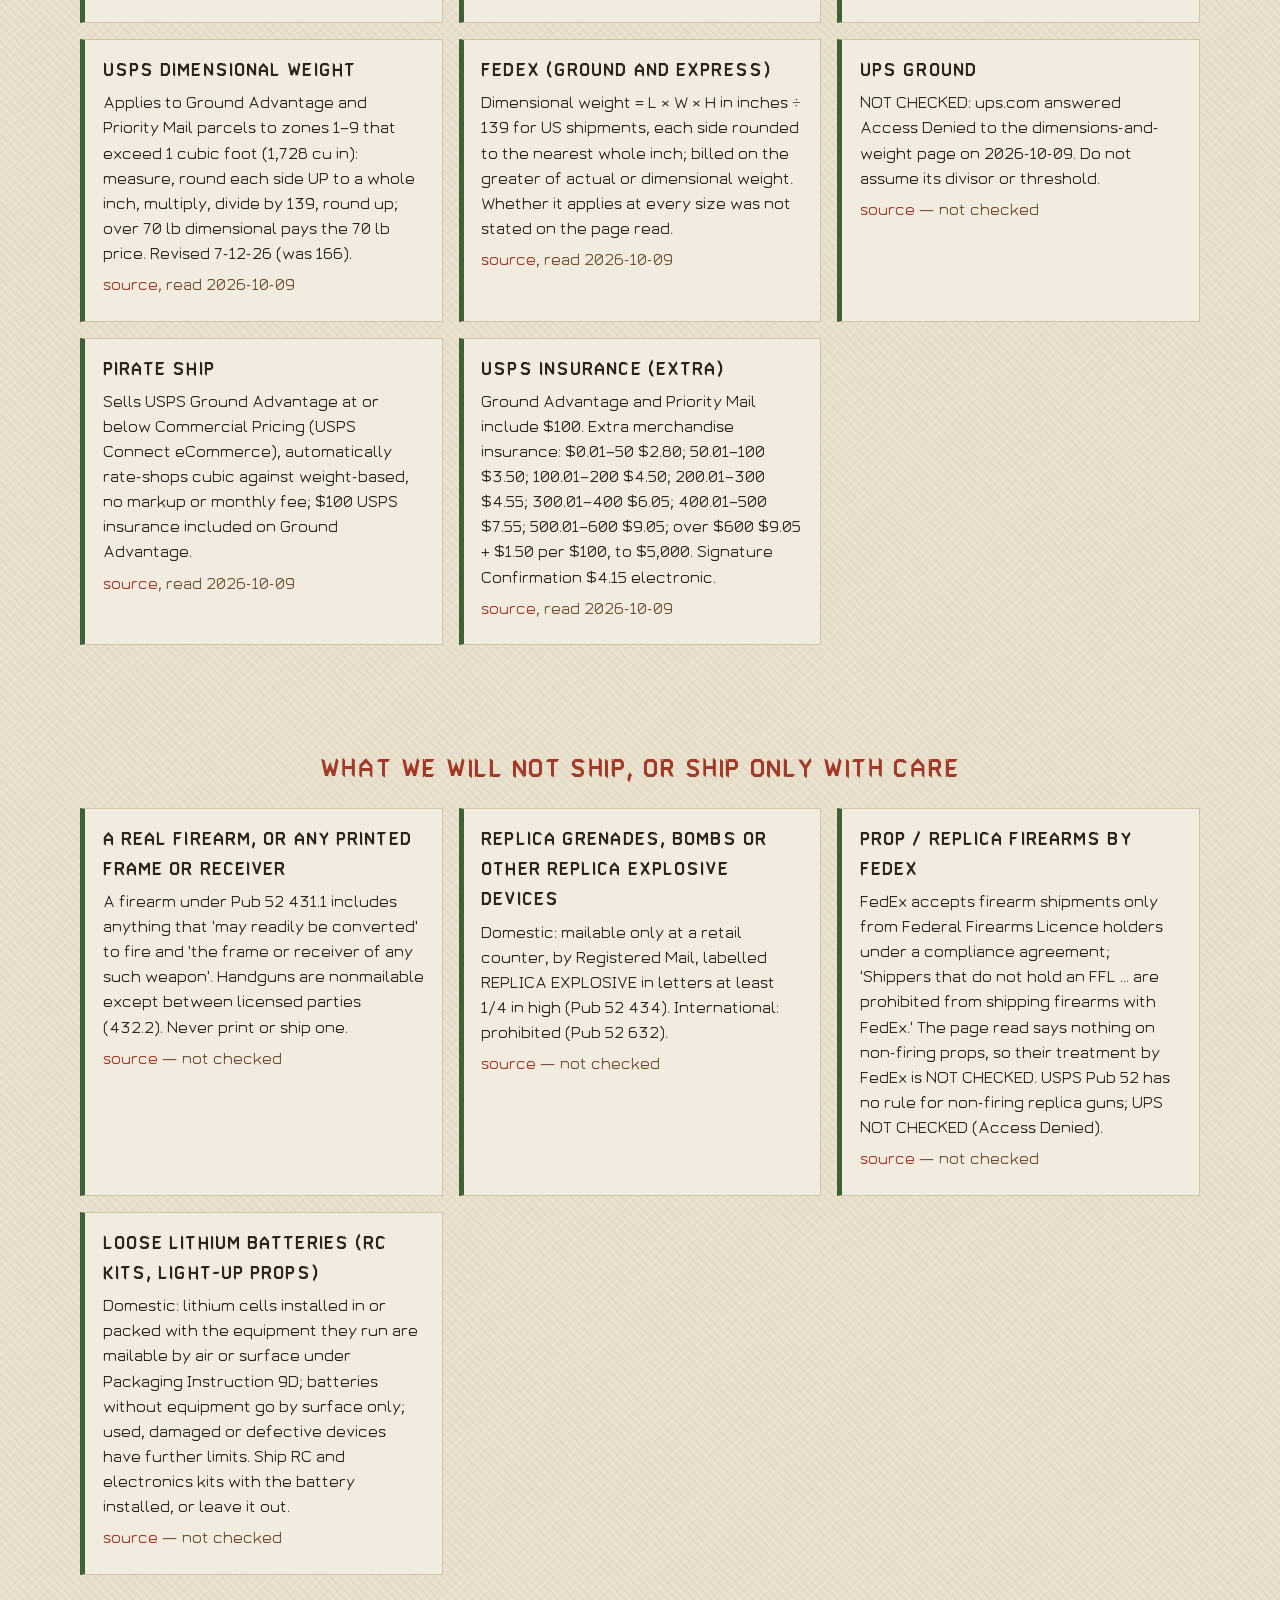
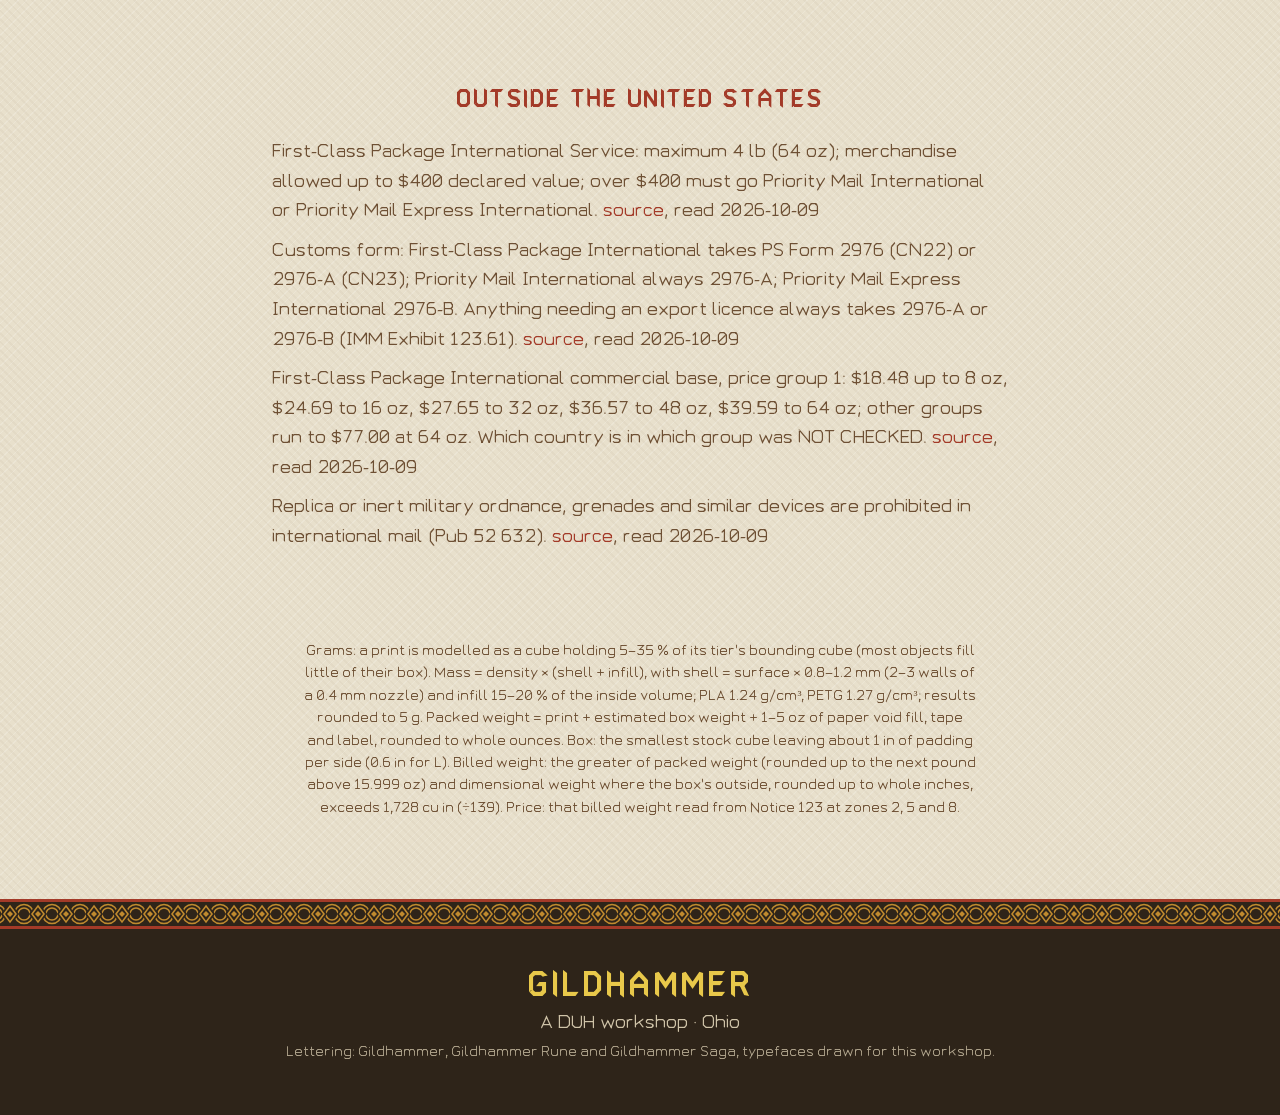
<file: shipping.html>
<!doctype html>
<html lang="en">
<head>
<meta charset="utf-8">
<meta name="viewport" content="width=device-width, initial-scale=1">
<title>Shipping — Gildhammer</title>
<meta name="description" content="How big a 3-D print can be, what it weighs boxed, and what it costs to ship from Ohio by USPS, UPS and FedEx.">
<link rel="icon" href="img/mark.svg" type="image/svg+xml">
<link rel="preload" href="fonts/Gildhammer-Regular.ttf" as="font" type="font/ttf" crossorigin>
<link rel="preload" href="fonts/GildhammerSaga-Regular.ttf" as="font" type="font/ttf" crossorigin>
<link rel="stylesheet" href="style.css">
<script src="js/app.js" defer></script>
<script src="js/shipping.js" defer></script>
</head>
<body>

<header class="bar"><div class="bar-in">
  <a class="home" href="./"><img src="img/mark.svg" alt="">Gildhammer</a>
  <ul class="nav">
    <li><a href="./">Home</a></li>
    <li><a href="news.html">News</a></li>
    <li><a href="store.html">Store</a></li>
    <li><a href="store.html#nordic">Nordic</a></li>
    <li><a href="events.html">Events</a></li>
    <li><a href="designs.html">Free designs</a></li>
    <li><a href="downloads.html">Downloads</a></li>
    <li><a href="software.html">Software</a></li>
    <li><a href="map.html">Map</a></li>
    <li><a href="games.html">Arcade</a></li>
    <li><a href="forum.html">Forum</a></li>
    <li><a href="shipping.html" aria-current="page">Shipping</a></li>
    <li><a href="quote.html">Get a quote</a></li>
    <li><a class="login-link" href="login.html" data-login>Log in</a></li>
    <li><a class="cart-link" href="store.html#cart">Cart <span data-cart-count>0</span></a></li>
  </ul>
</div></header>

<div class="hero page">
  <div class="hero-core">
    <img class="emblem" src="img/shipping.svg" alt="">
    <h1>Shipping</h1>
    <p class="lede">From a chess piece to a full printer plate: the box it goes in, what it weighs packed, and what it costs to send near, middling and far.</p>
  </div>
</div>

<div class="band" aria-hidden="true"></div>

<main>
  <p class="intro" id="from"></p>
  <div class="tablewrap"><table class="ship">
    <thead><tr><th scope="col">Size</th><th scope="col">For example</th><th scope="col">Filament</th><th scope="col">Box</th><th scope="col">Packed</th><th scope="col">Service</th><th scope="col">Near<small>zone 1–2</small></th><th scope="col">Middle<small>zone 5</small></th><th scope="col">Far<small>zone 8</small></th></tr></thead>
    <tbody id="tiers"><tr><td colspan="9">Loading…</td></tr></tbody>
  </table></div>
  <ul class="intro notes" id="notes"></ul>
  <section class="group" aria-labelledby="car-h">
    <h3 id="car-h">What sets the price</h3>
    <ul class="rows" id="carriers"></ul>
  </section>
  <section class="group" aria-labelledby="no-h">
    <h3 id="no-h">What we will not ship, or ship only with care</h3>
    <ul class="rows" id="cannot"></ul>
  </section>
  <section class="group" aria-labelledby="int-h">
    <h3 id="int-h">Outside the United States</h3>
    <ul class="intro notes" id="intl"></ul>
  </section>
  <p class="intro fine-print" id="method"></p>
</main>

<div class="band" aria-hidden="true"></div>

<footer>
  <p class="wordmark small">Gildhammer</p>
  <p>A DUH workshop · Ohio</p>
  <p class="fine">Lettering: Gildhammer, Gildhammer Rune and Gildhammer Saga, typefaces drawn for this workshop.</p>
</footer>

</body>
</html>
</file>
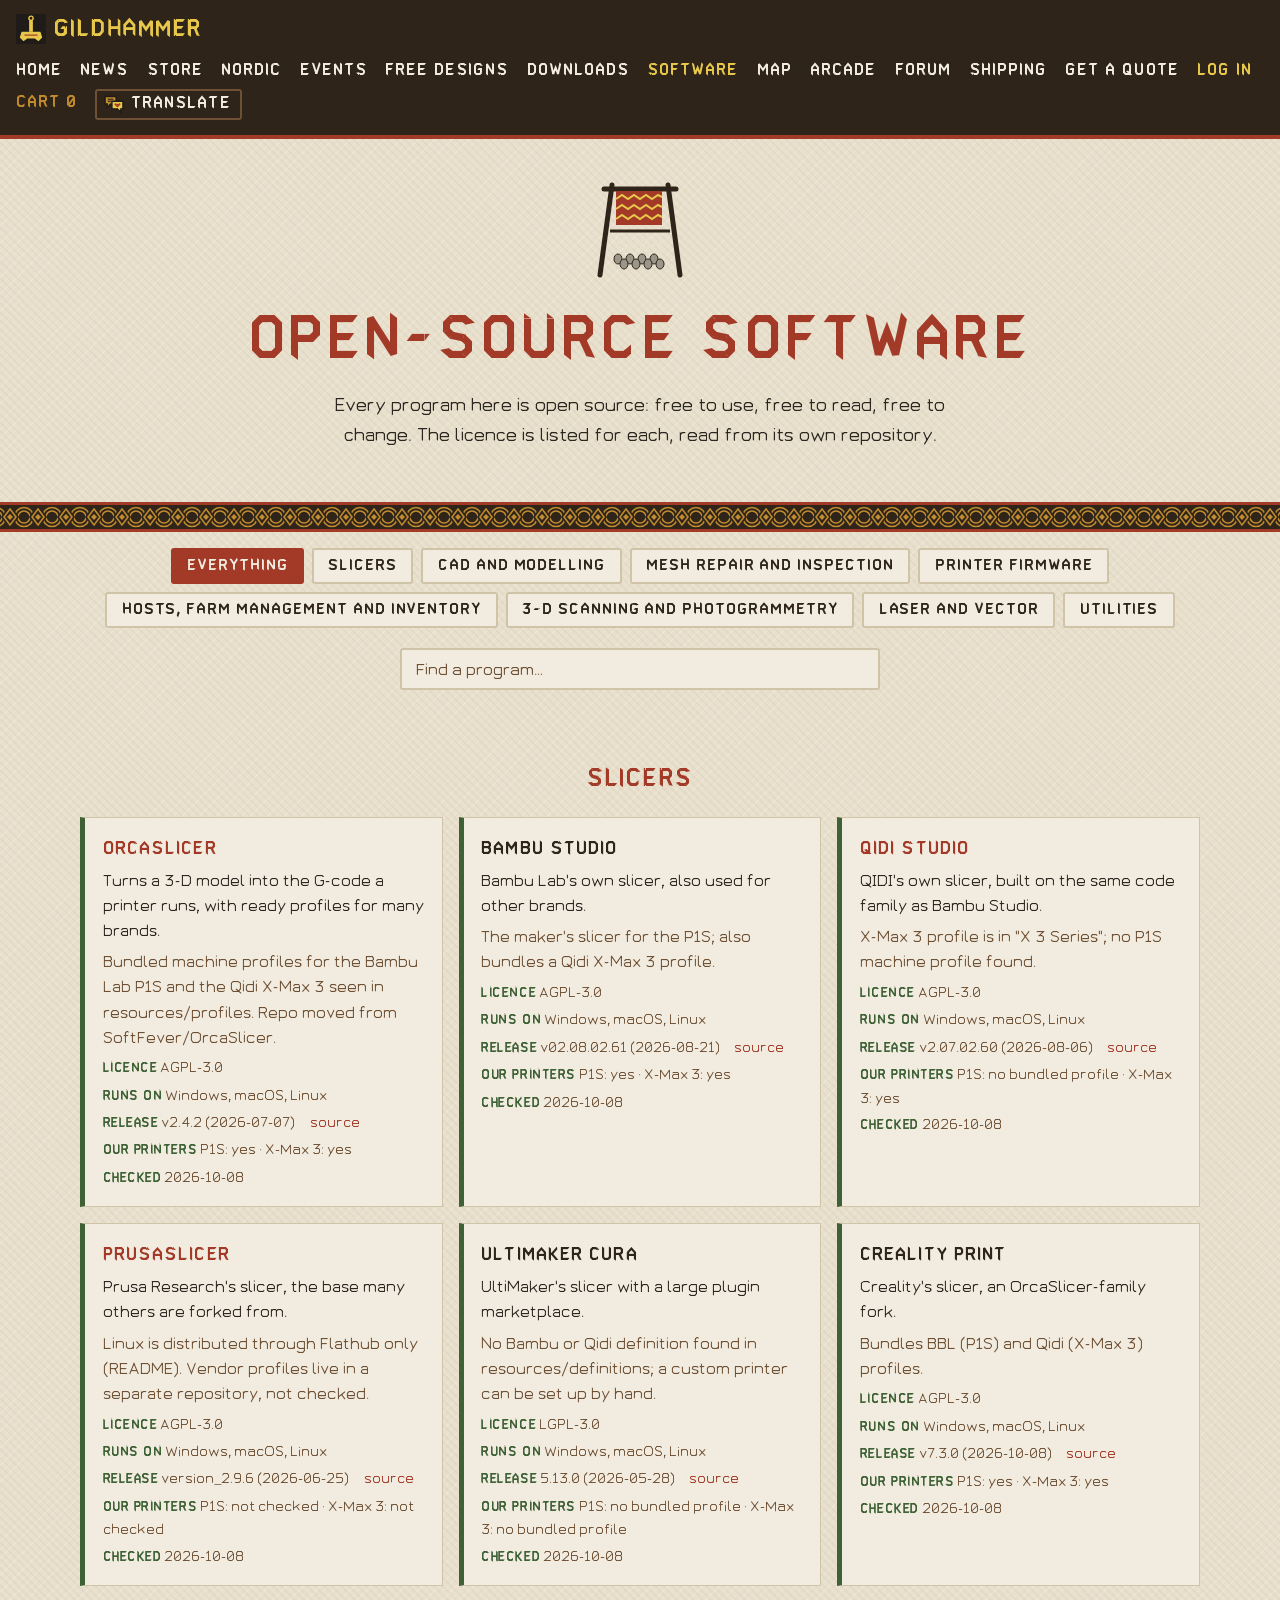
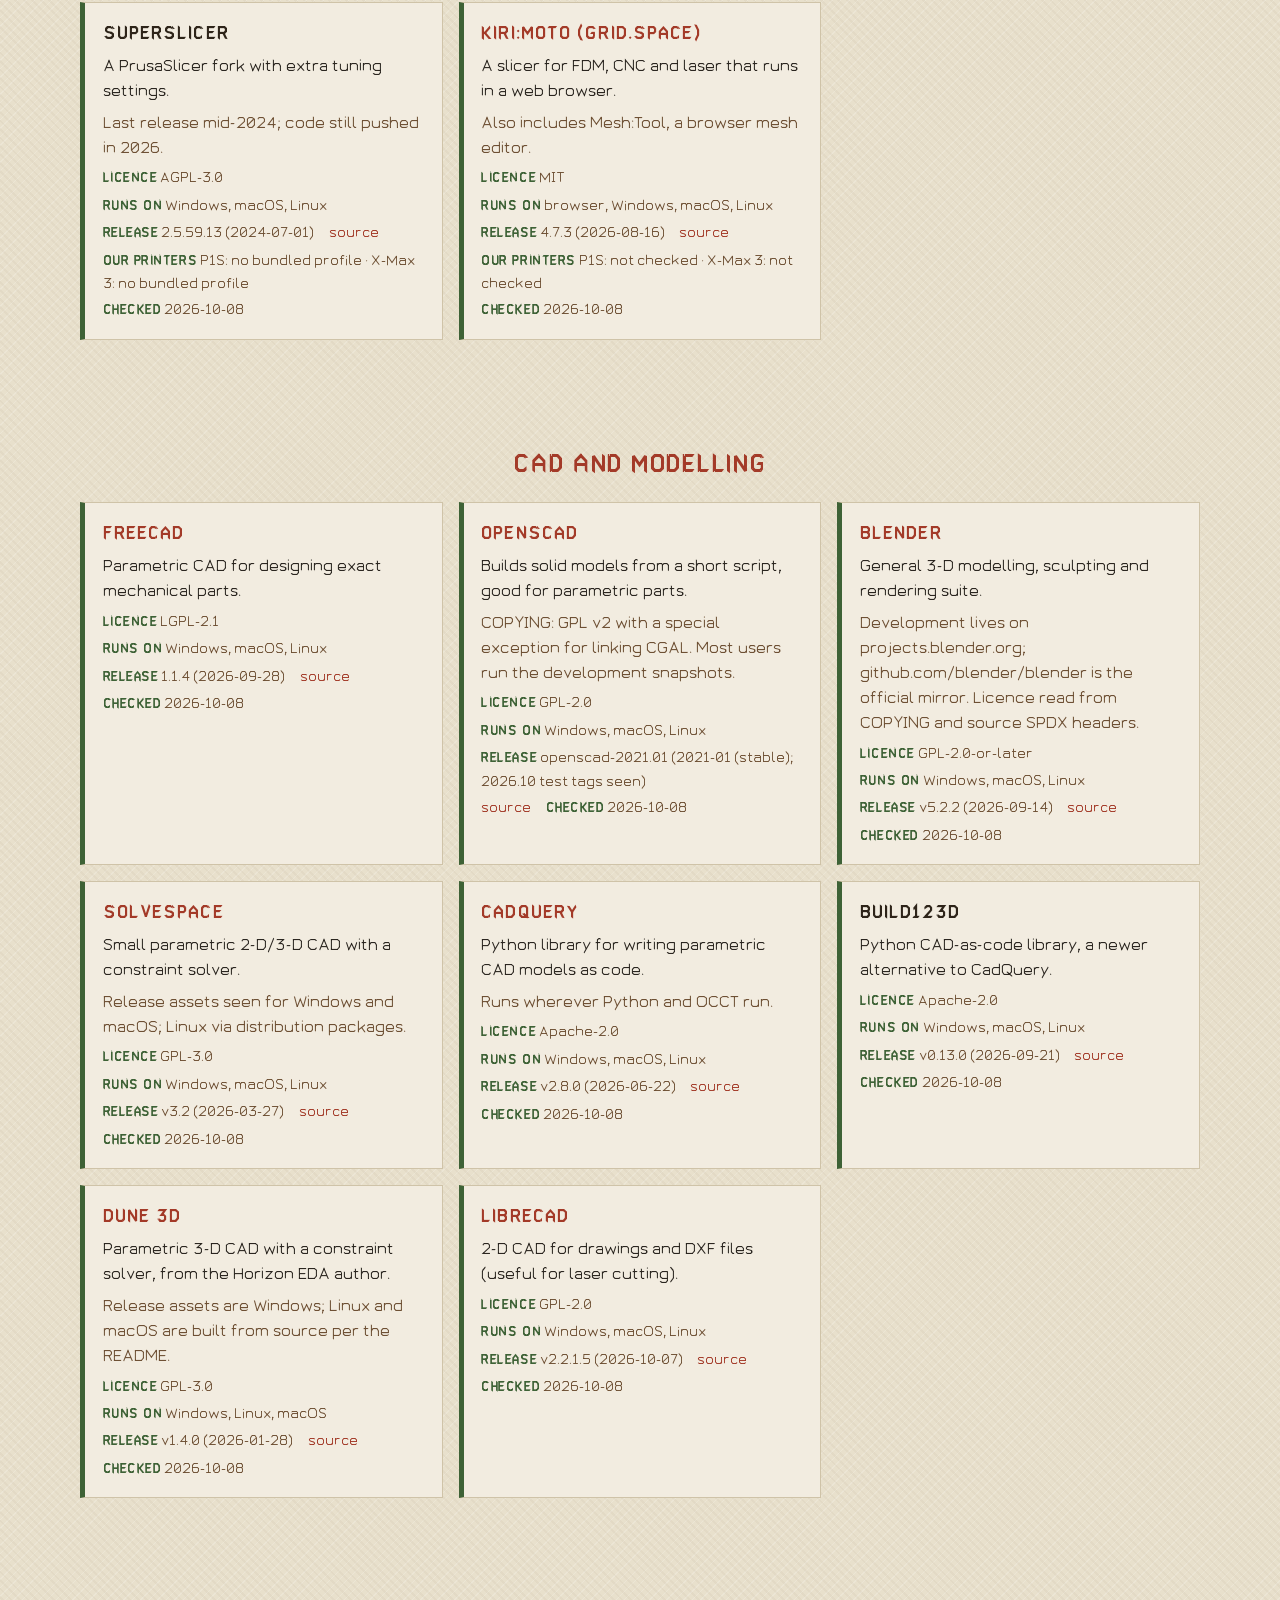
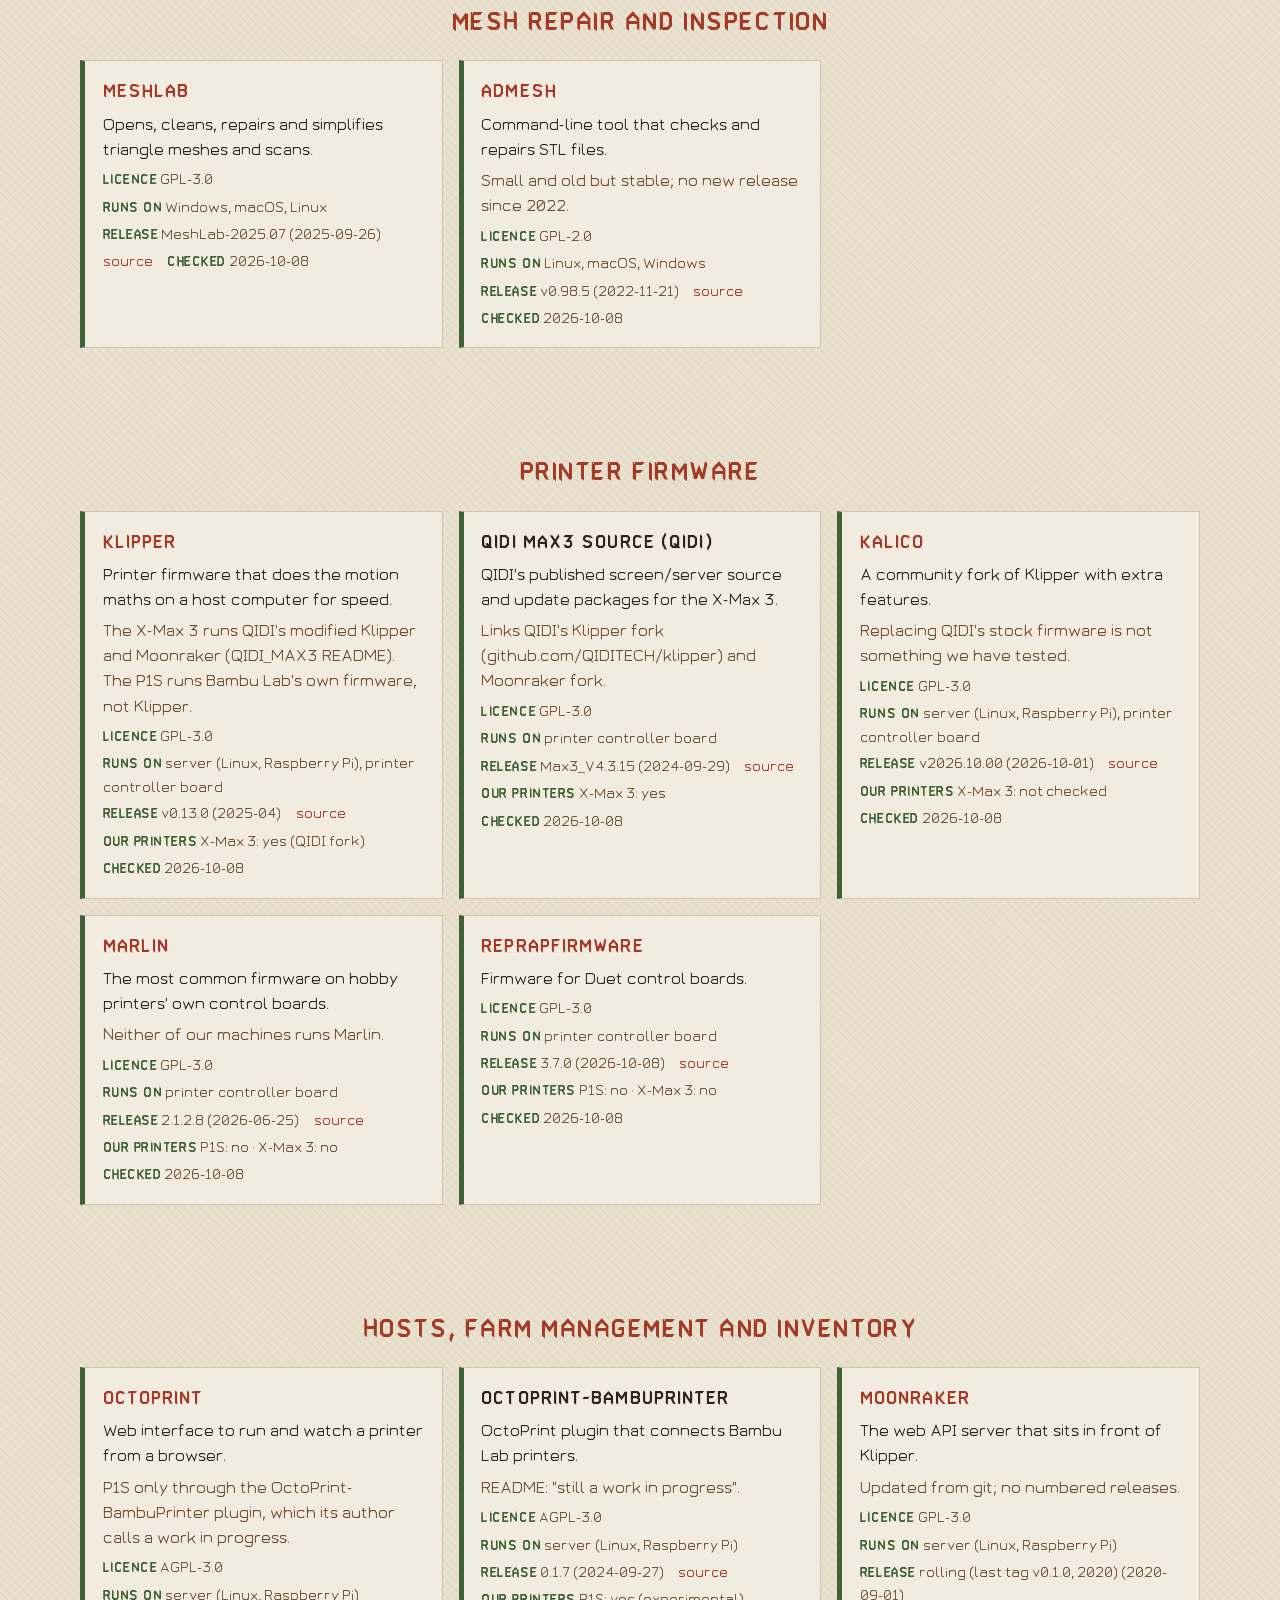
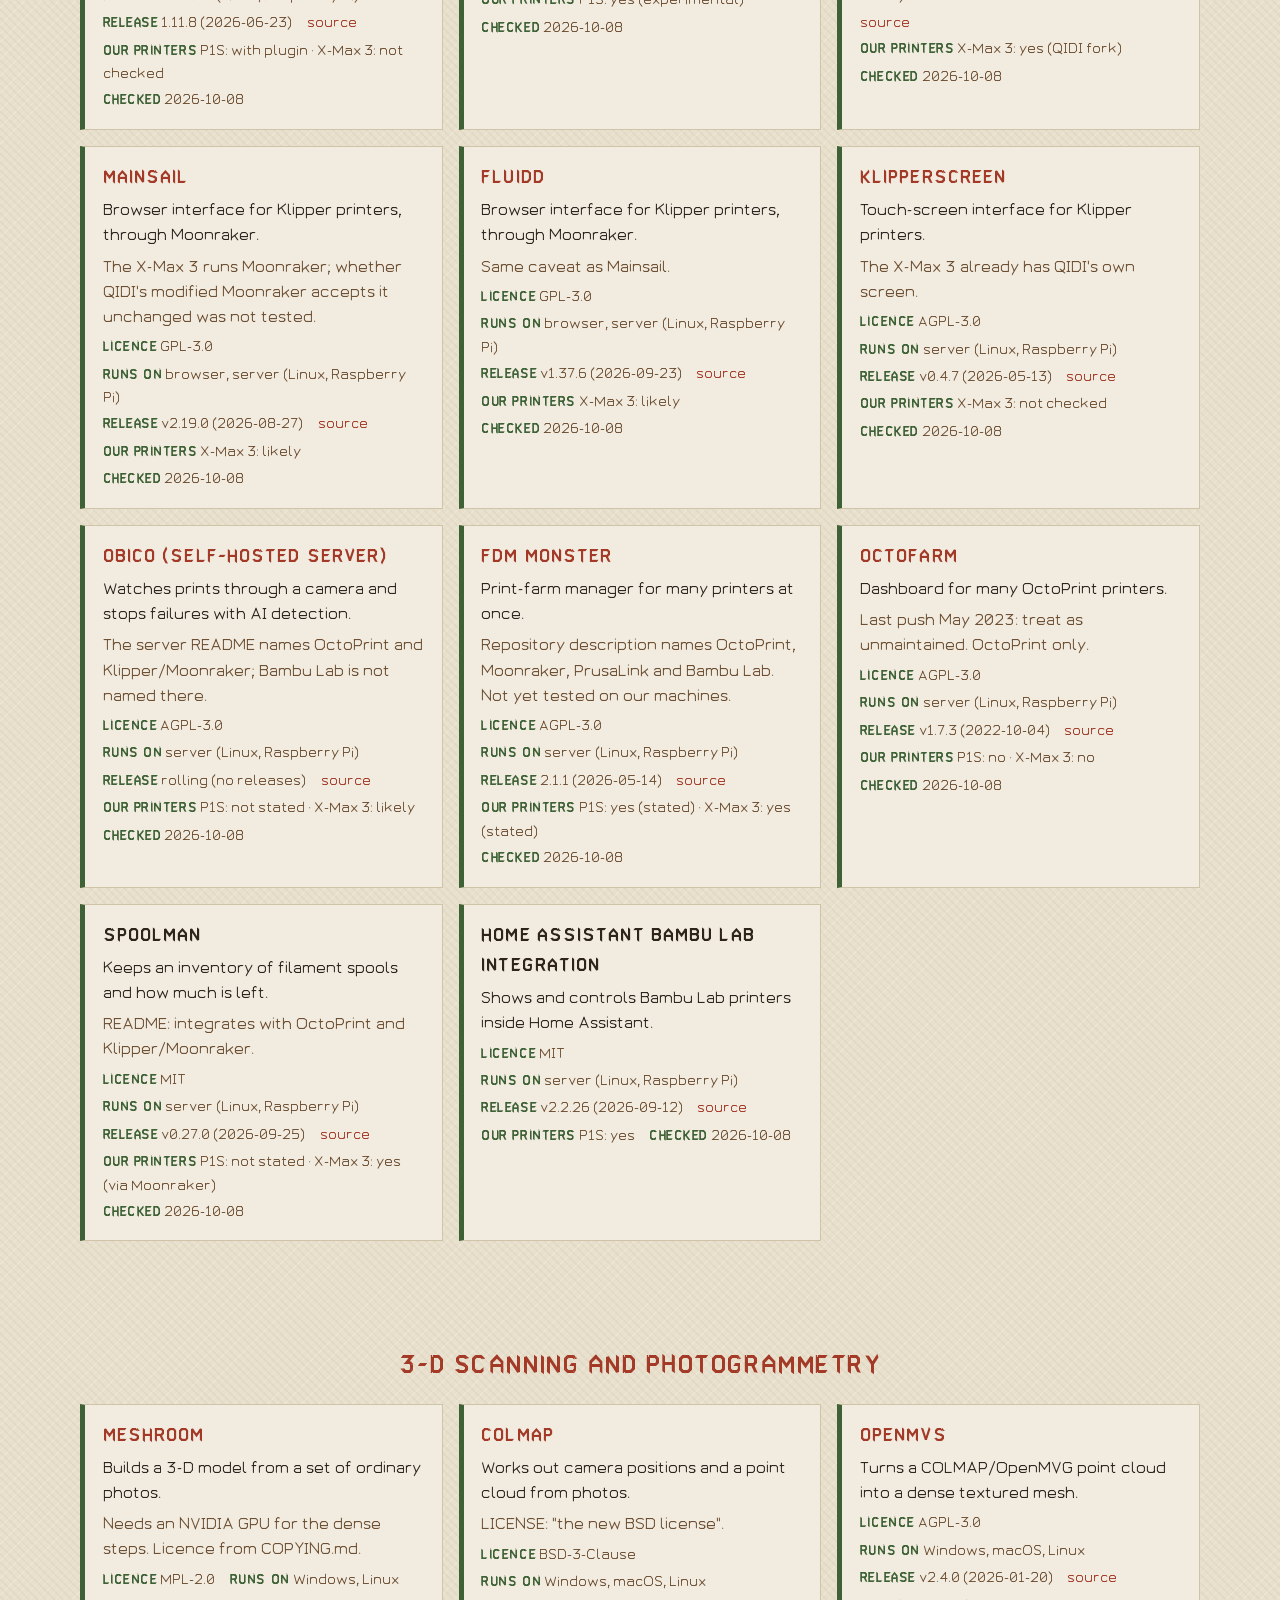
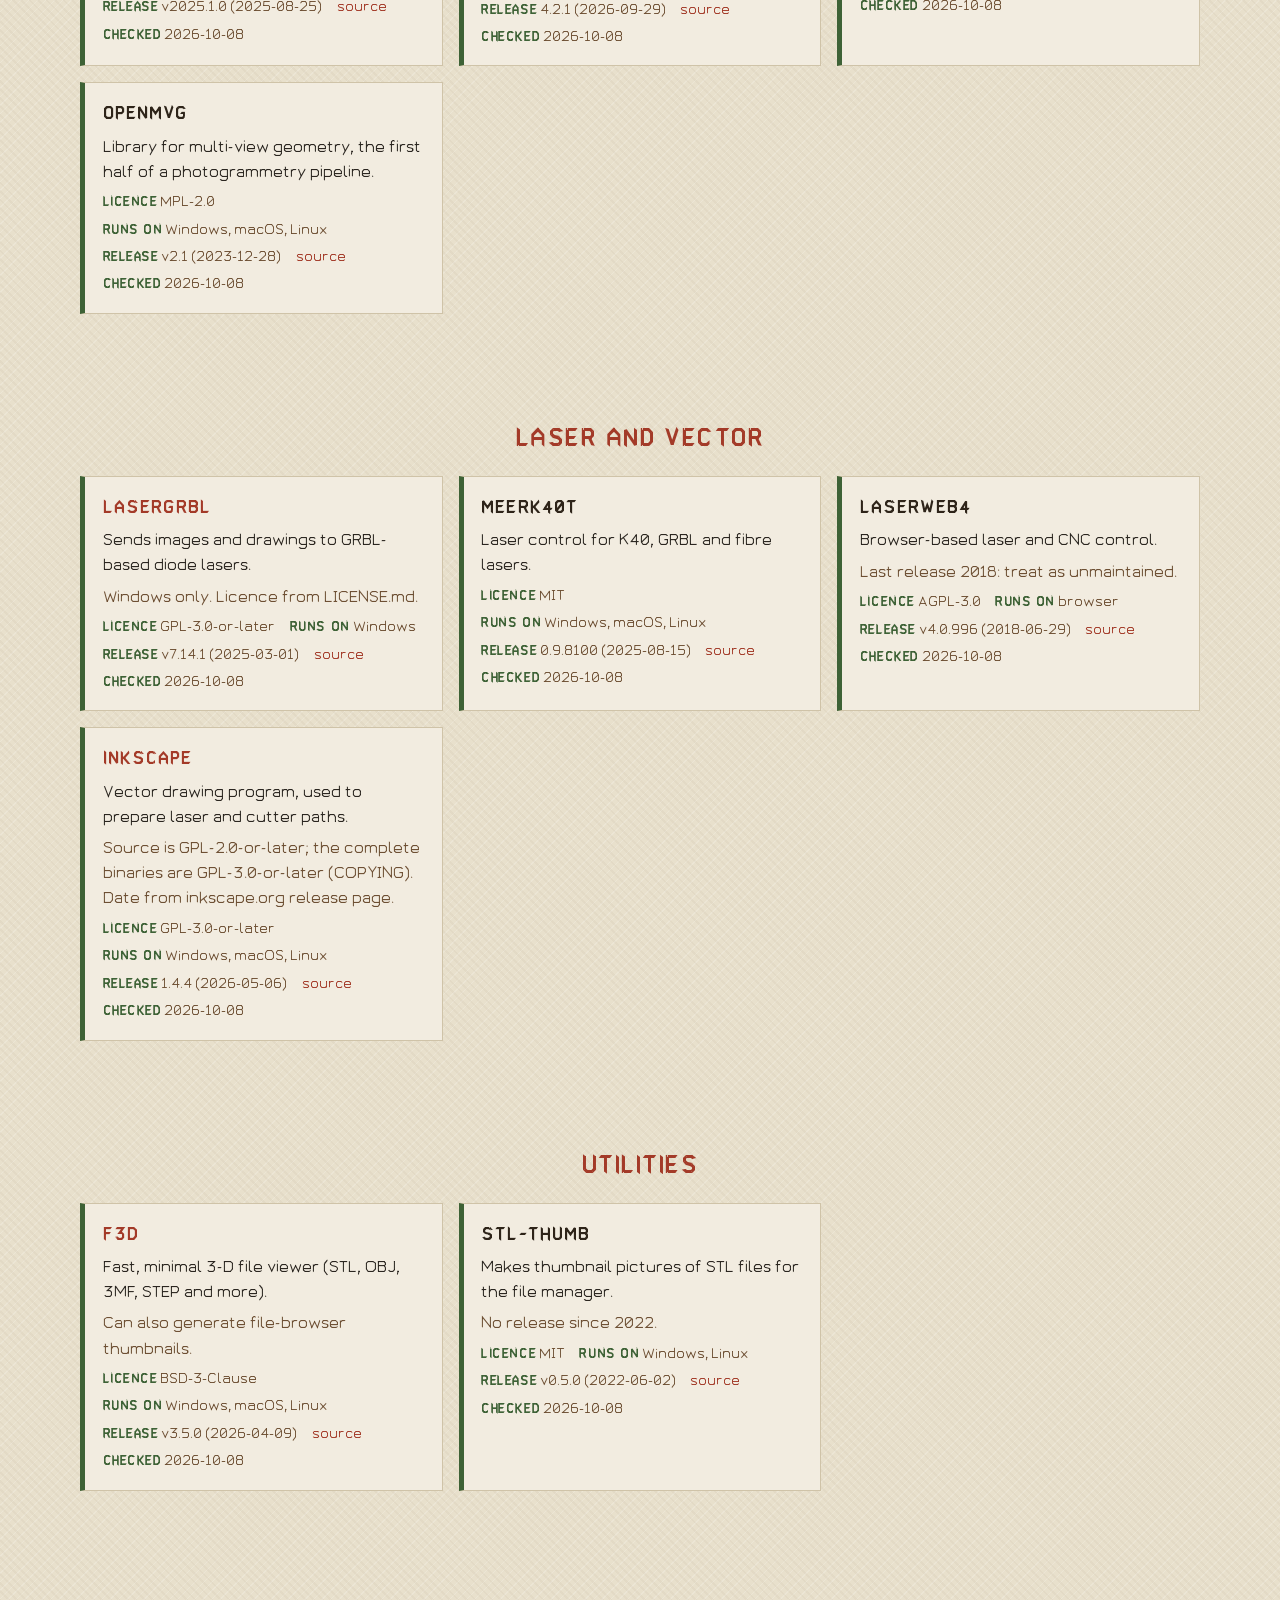
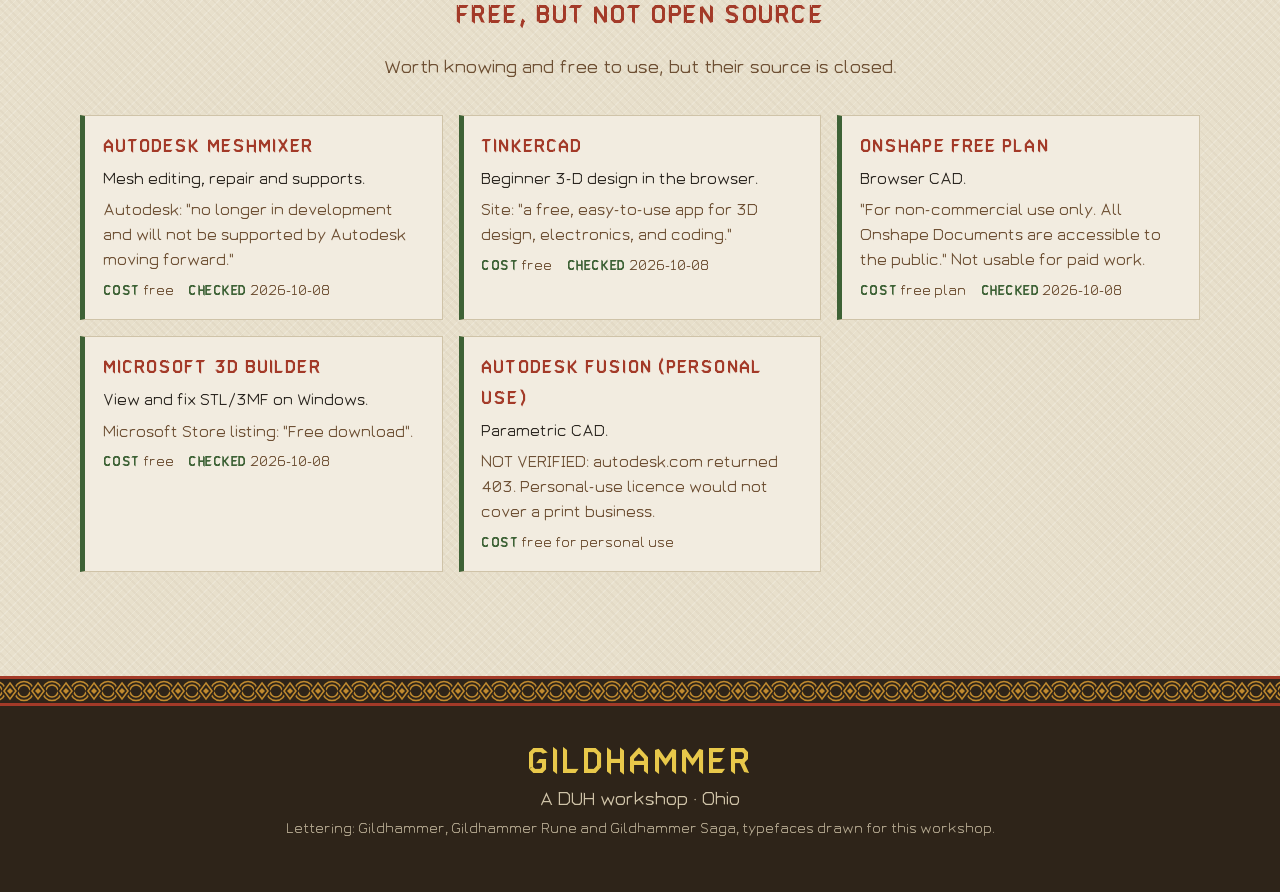
<file: software.html>
<!doctype html>
<html lang="en">
<head>
<meta charset="utf-8">
<meta name="viewport" content="width=device-width, initial-scale=1">
<title>Open-source software — Gildhammer</title>
<meta name="description" content="The open-source programs 3-D printing runs on: slicers, CAD, mesh tools, printer firmware, print-farm hosts, scanning and laser.">
<link rel="icon" href="img/mark.svg" type="image/svg+xml">
<link rel="preload" href="fonts/Gildhammer-Regular.ttf" as="font" type="font/ttf" crossorigin>
<link rel="preload" href="fonts/GildhammerSaga-Regular.ttf" as="font" type="font/ttf" crossorigin>
<link rel="stylesheet" href="style.css">
<script src="js/app.js" defer></script>
<script src="js/software.js" defer></script>
</head>
<body>

<header class="bar"><div class="bar-in">
  <a class="home" href="./"><img src="img/mark.svg" alt="">Gildhammer</a>
  <ul class="nav">
    <li><a href="./">Home</a></li>
    <li><a href="news.html">News</a></li>
    <li><a href="store.html">Store</a></li>
    <li><a href="store.html#nordic">Nordic</a></li>
    <li><a href="events.html">Events</a></li>
    <li><a href="designs.html">Free designs</a></li>
    <li><a href="downloads.html">Downloads</a></li>
    <li><a href="software.html" aria-current="page">Software</a></li>
    <li><a href="map.html">Map</a></li>
    <li><a href="games.html">Arcade</a></li>
    <li><a href="forum.html">Forum</a></li>
    <li><a href="shipping.html">Shipping</a></li>
    <li><a href="quote.html">Get a quote</a></li>
    <li><a class="login-link" href="login.html" data-login>Log in</a></li>
    <li><a class="cart-link" href="store.html#cart">Cart <span data-cart-count>0</span></a></li>
  </ul>
</div></header>

<div class="hero page">
  <div class="hero-core">
    <img class="emblem" src="img/software.svg" alt="">
    <h1>Open-source software</h1>
    <p class="lede">Every program here is open source: free to use, free to read, free to change. The licence is listed for each, read from its own repository.</p>
  </div>
</div>

<div class="band" aria-hidden="true"></div>

<main>
  <div class="filters" id="groups" role="group" aria-label="Kind of software"></div>
  <input class="find" id="find" type="search" placeholder="Find a program…" aria-label="Find a program">
  <div id="list"><p class="intro">Loading…</p></div>
  <section class="group" id="closed" hidden>
    <h3>Free, but not open source</h3>
    <p class="intro">Worth knowing and free to use, but their source is closed.</p>
    <ul class="rows" id="closed-list"></ul>
  </section>
</main>

<div class="band" aria-hidden="true"></div>

<footer>
  <p class="wordmark small">Gildhammer</p>
  <p>A DUH workshop · Ohio</p>
  <p class="fine">Lettering: Gildhammer, Gildhammer Rune and Gildhammer Saga, typefaces drawn for this workshop.</p>
</footer>

</body>
</html>
</file>
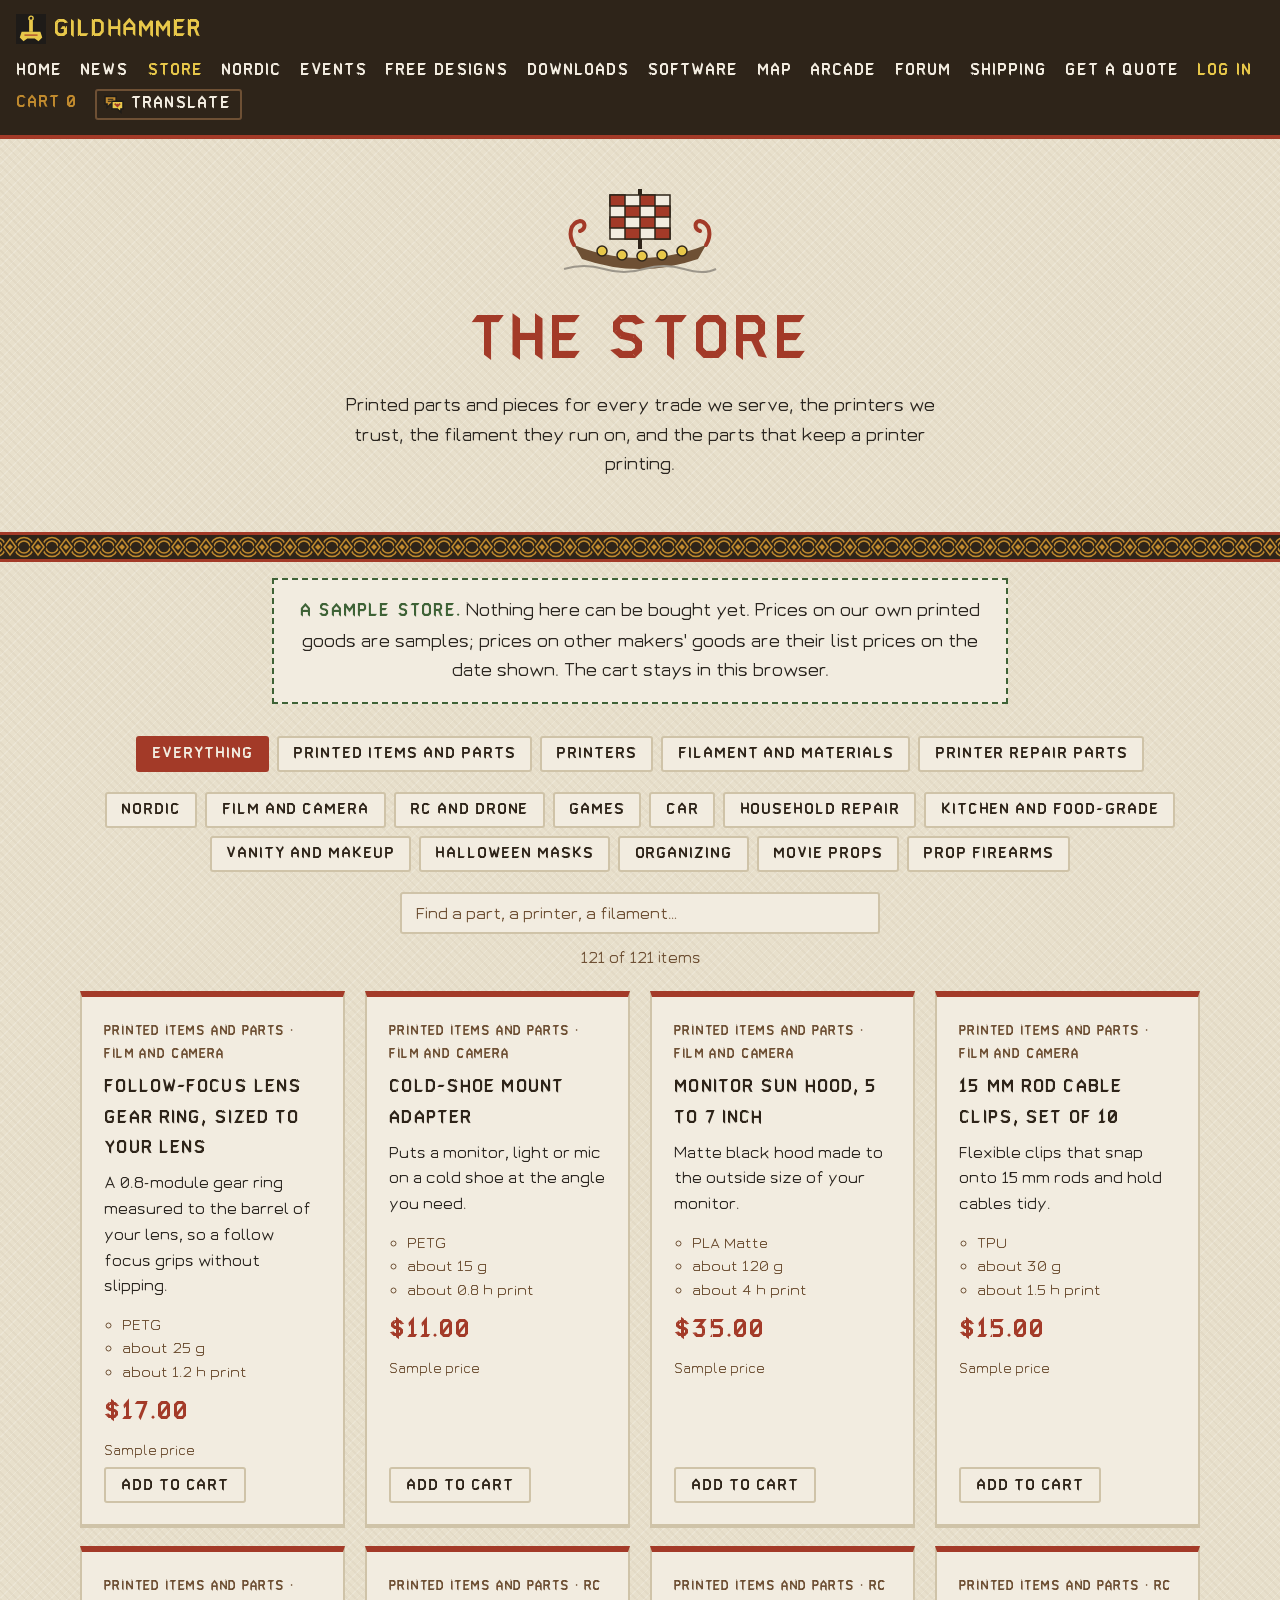
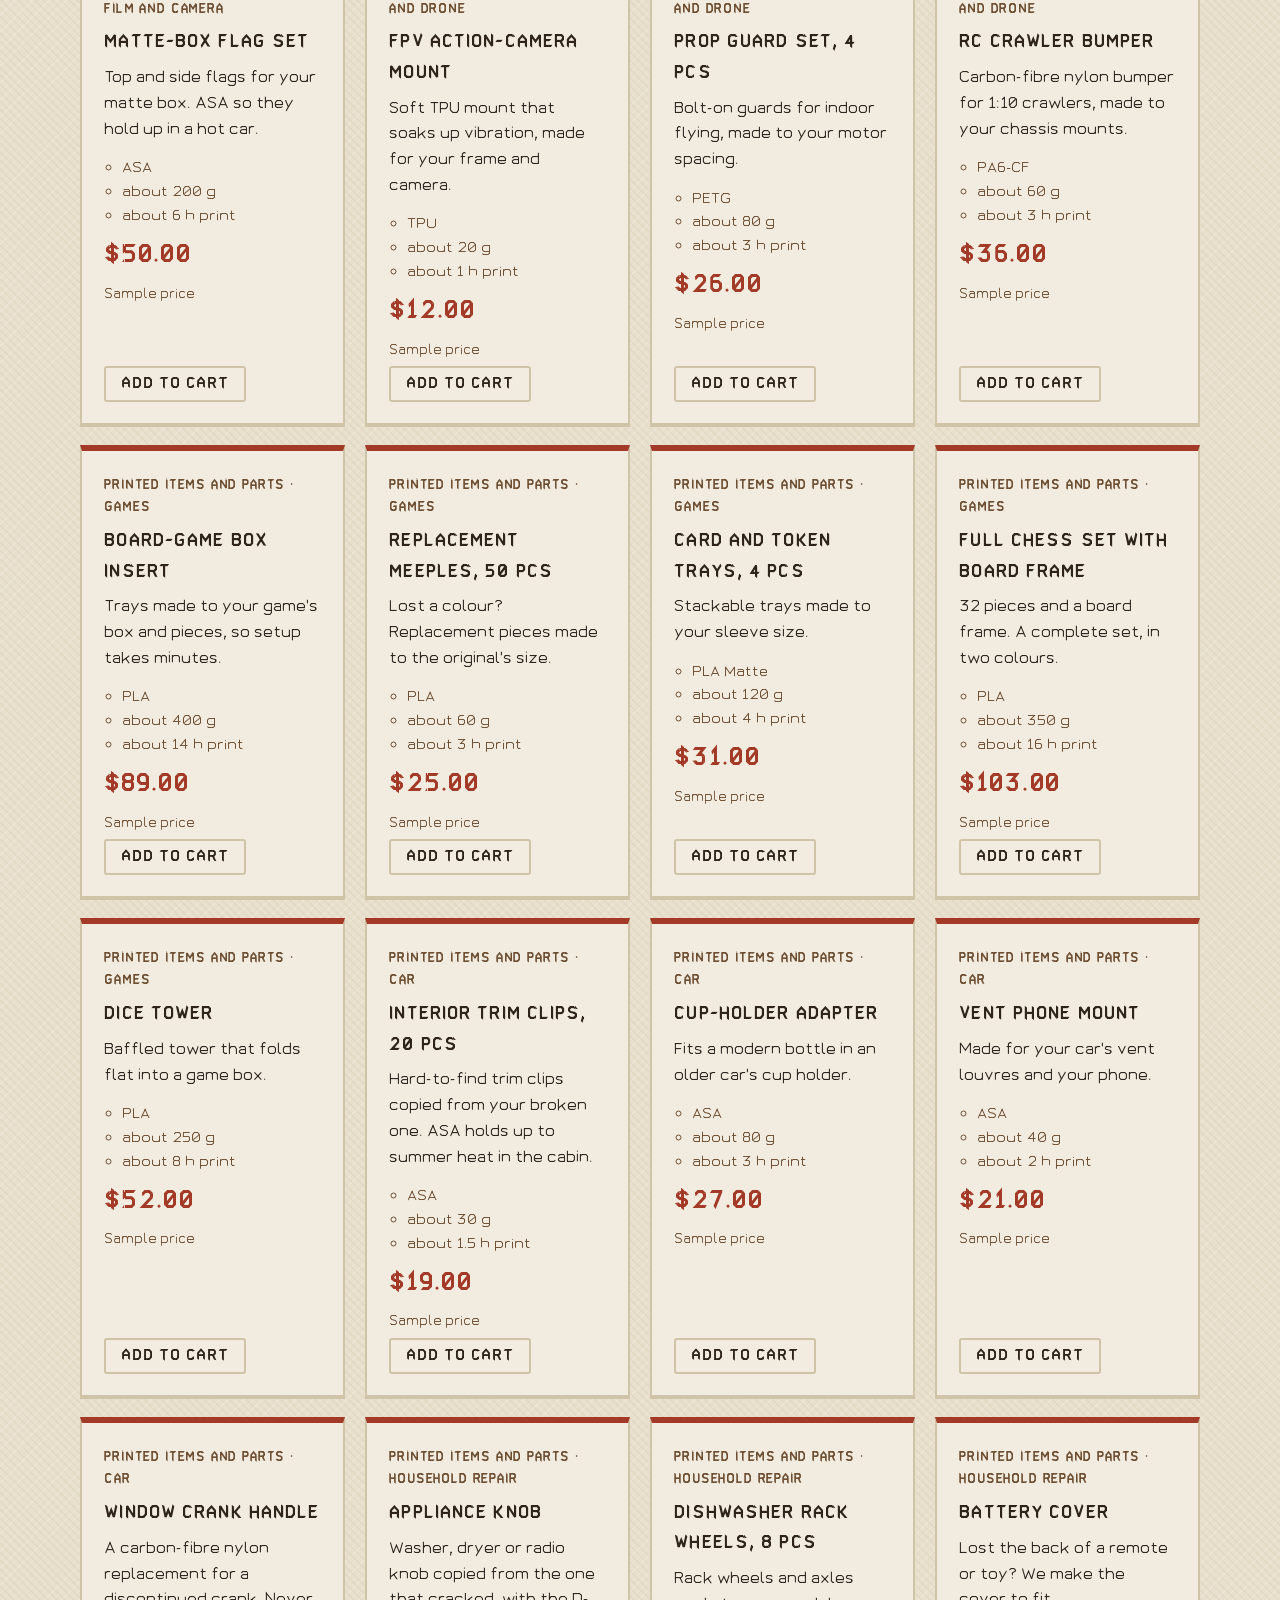
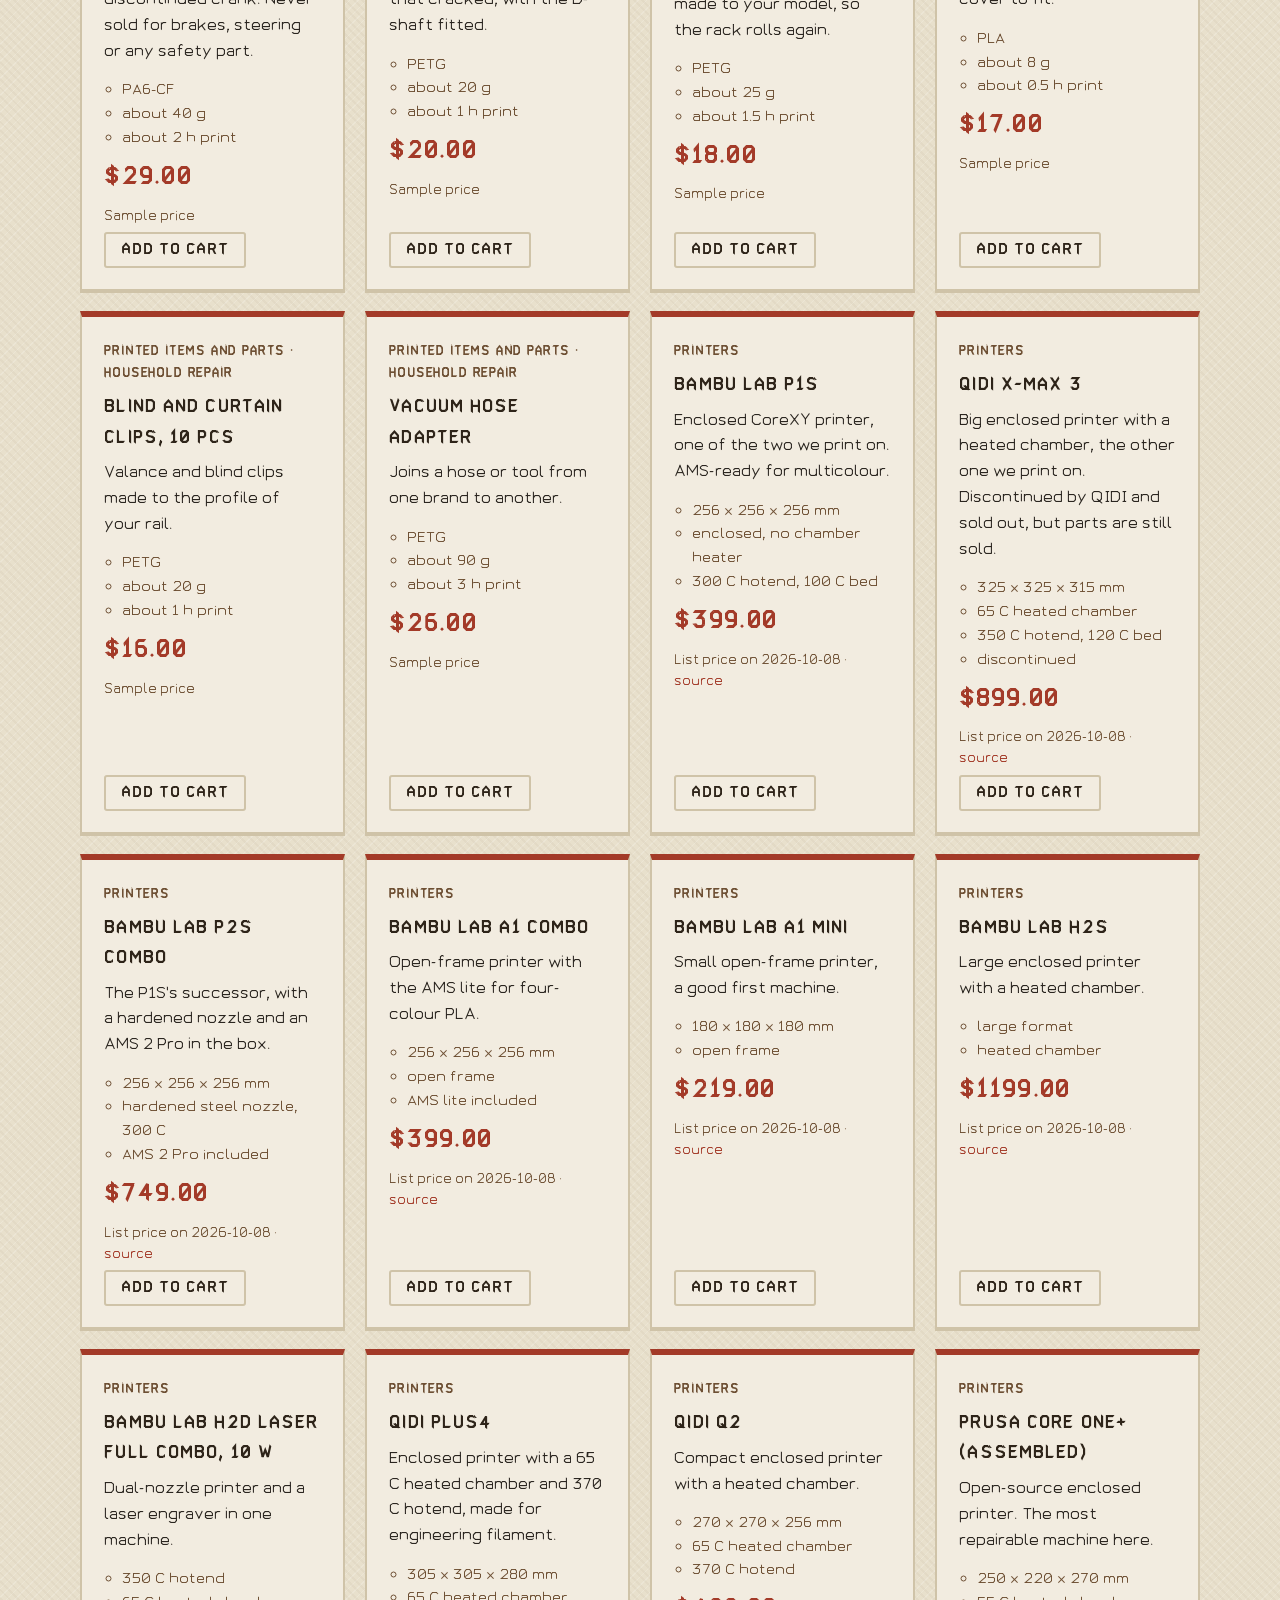
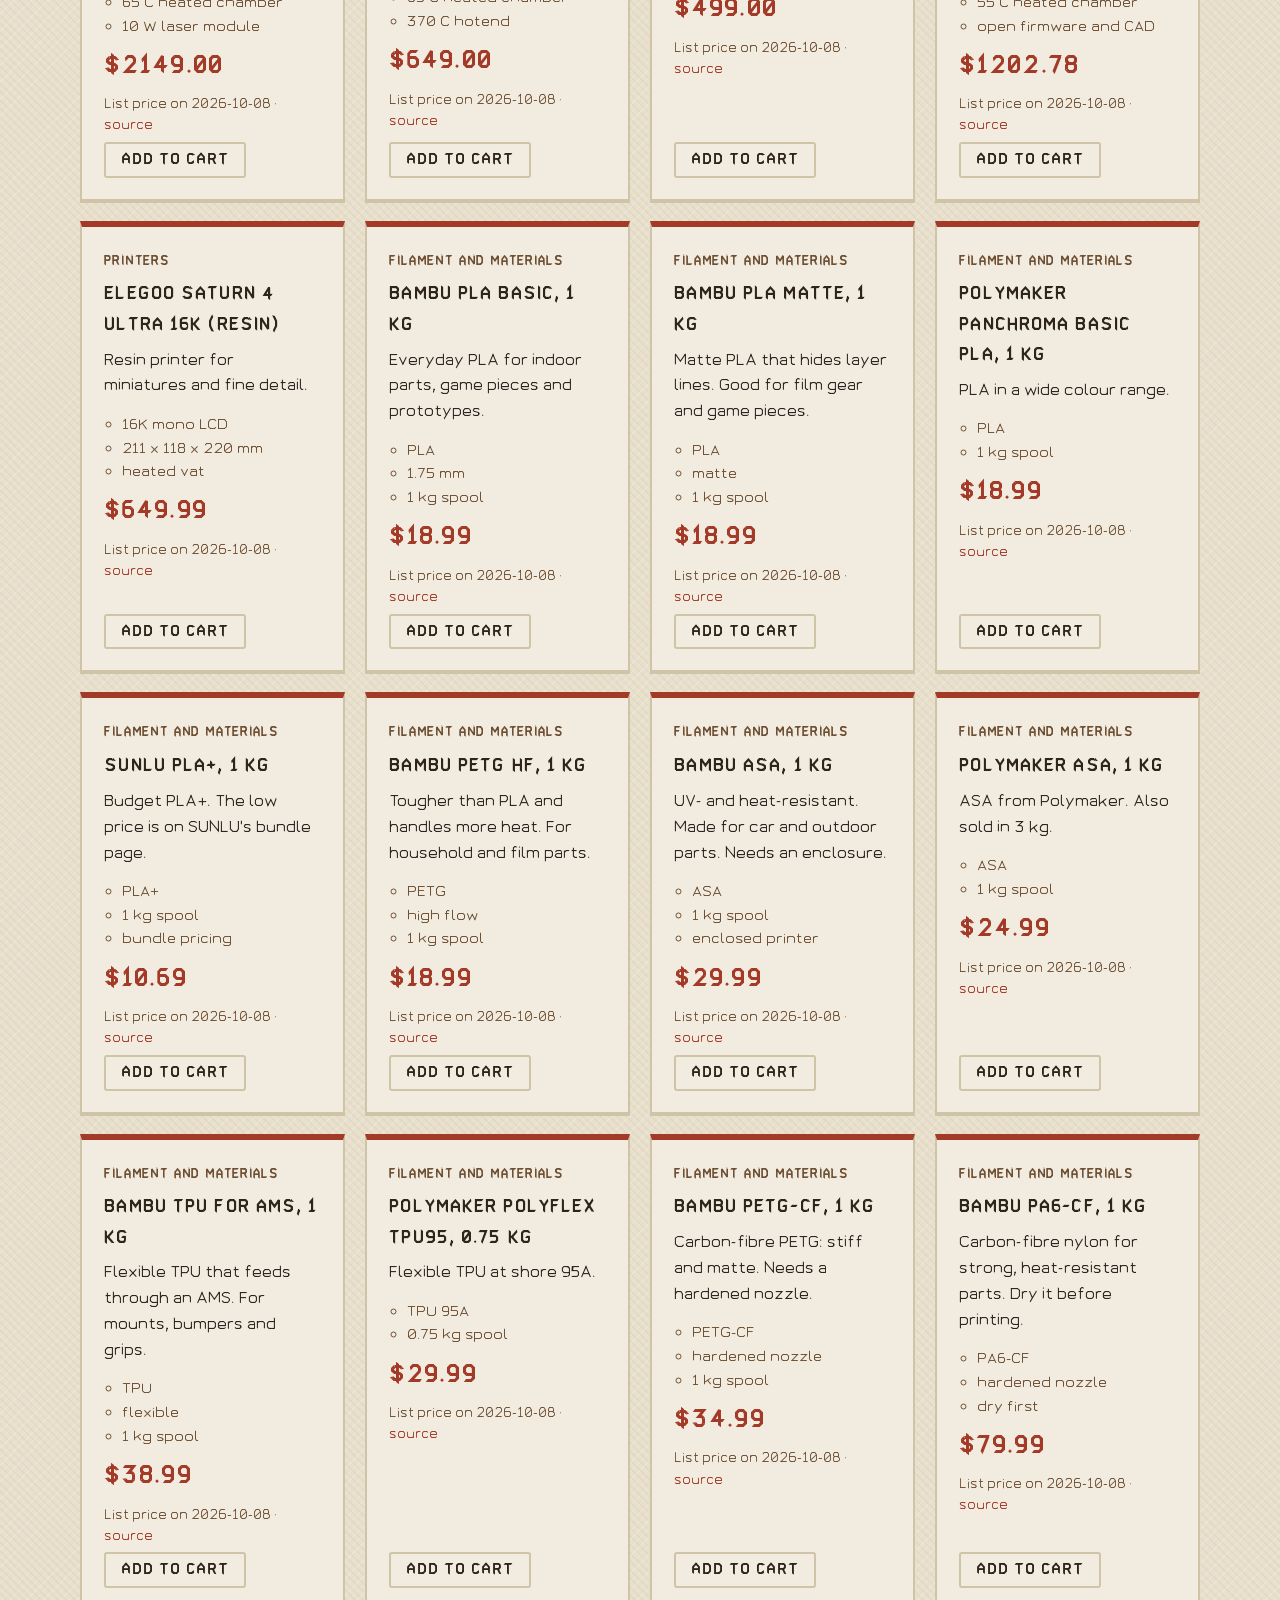
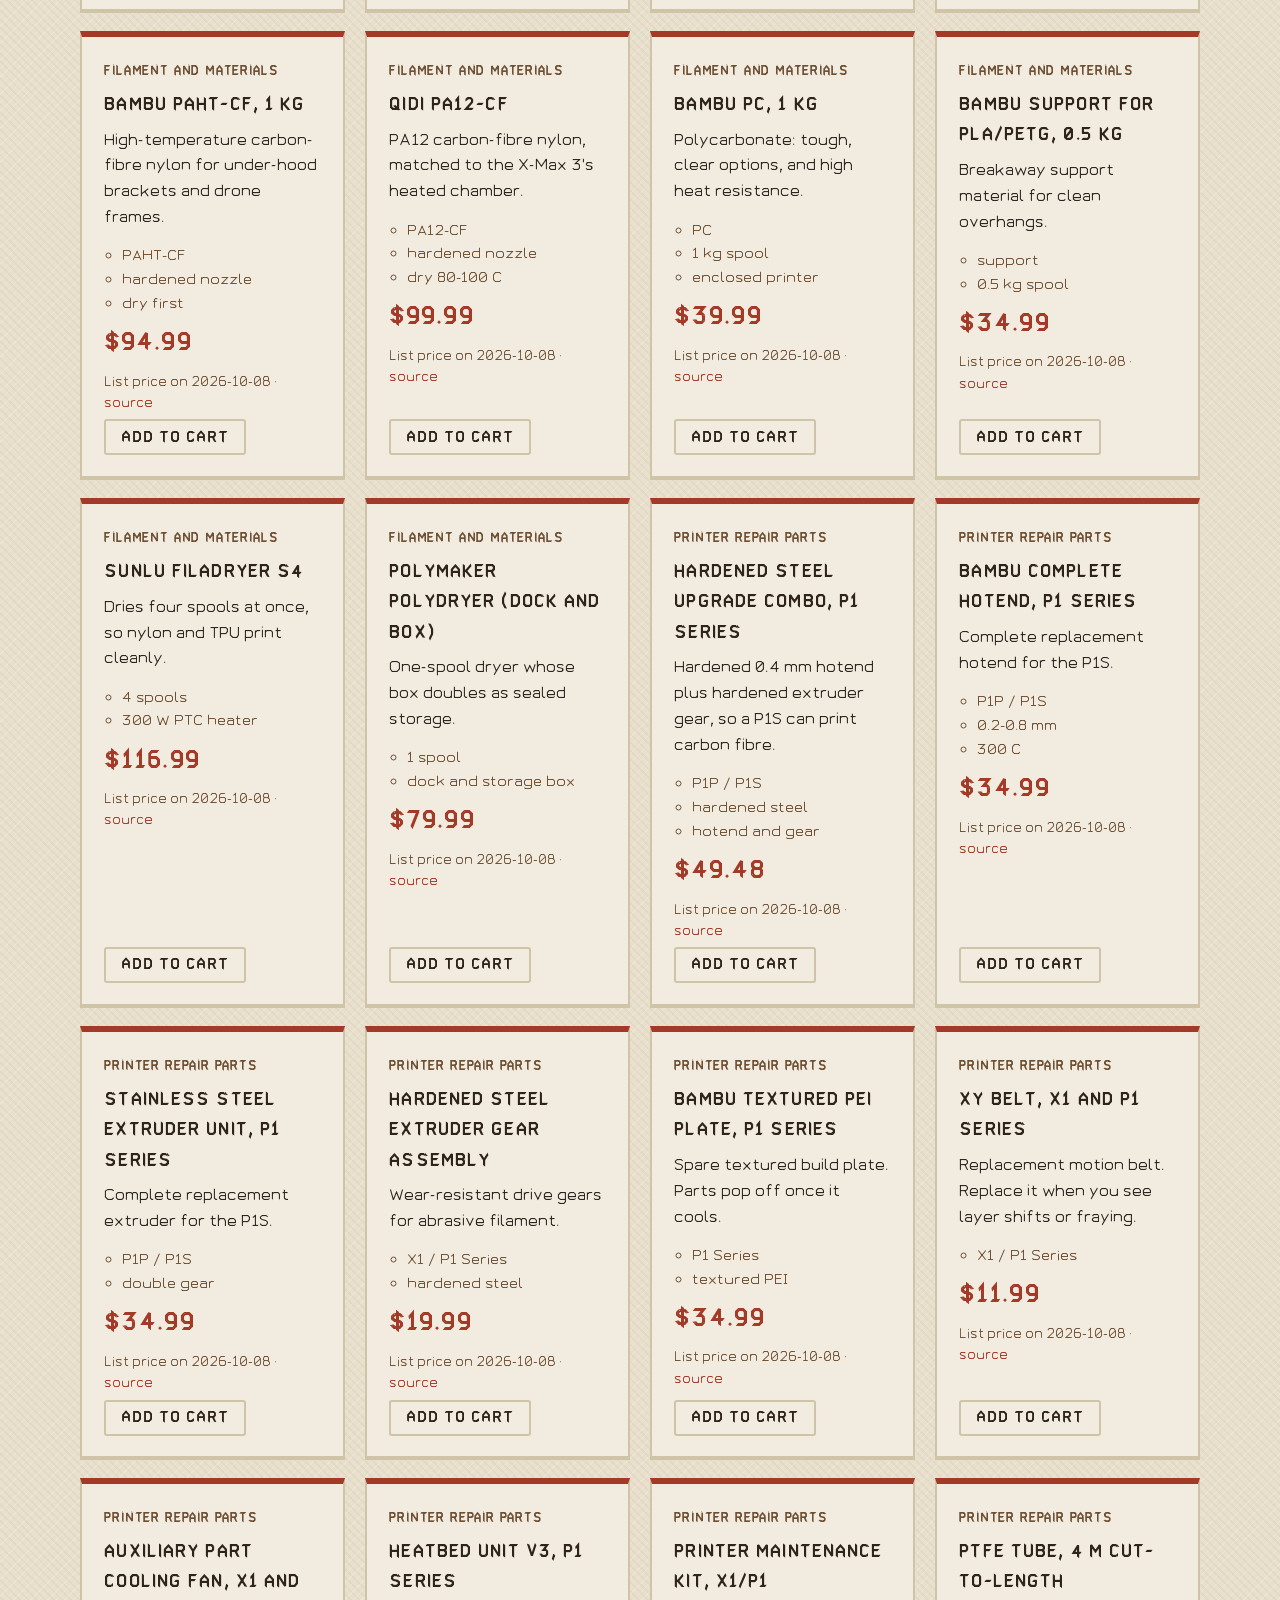
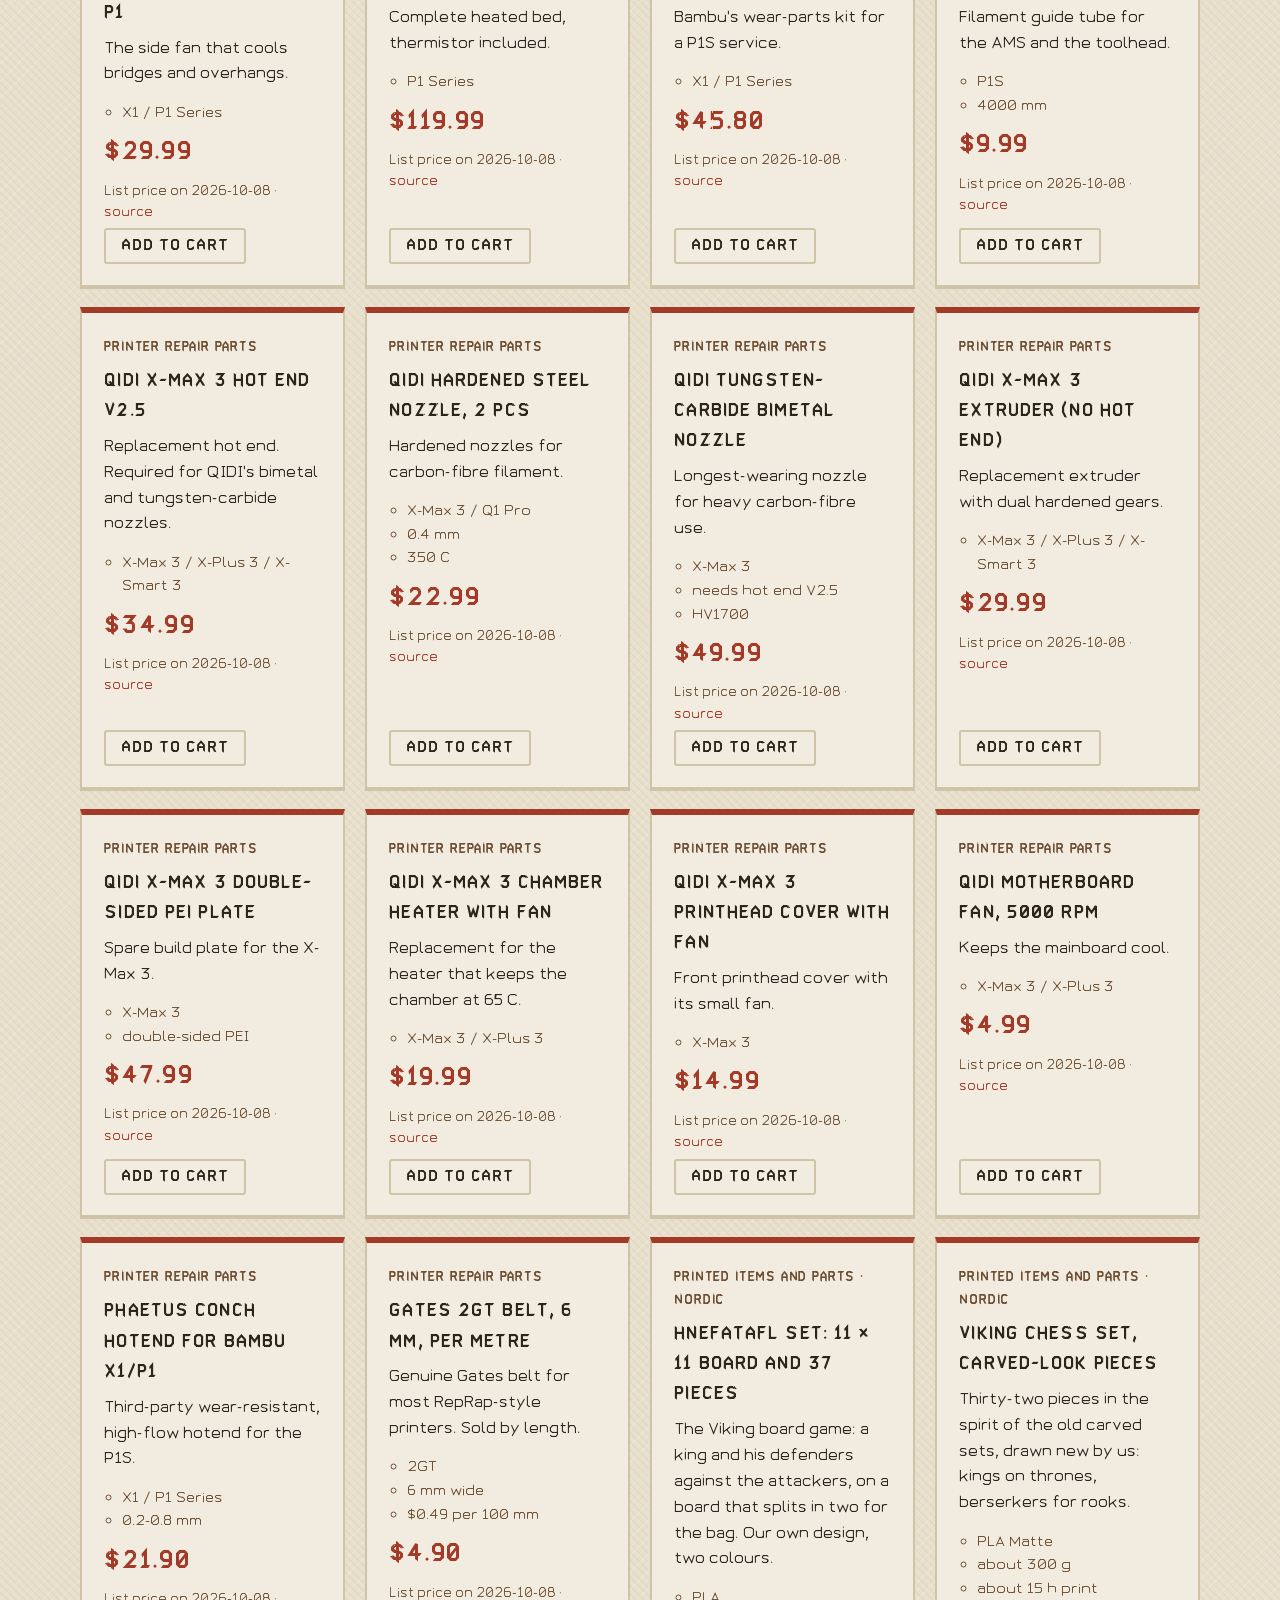
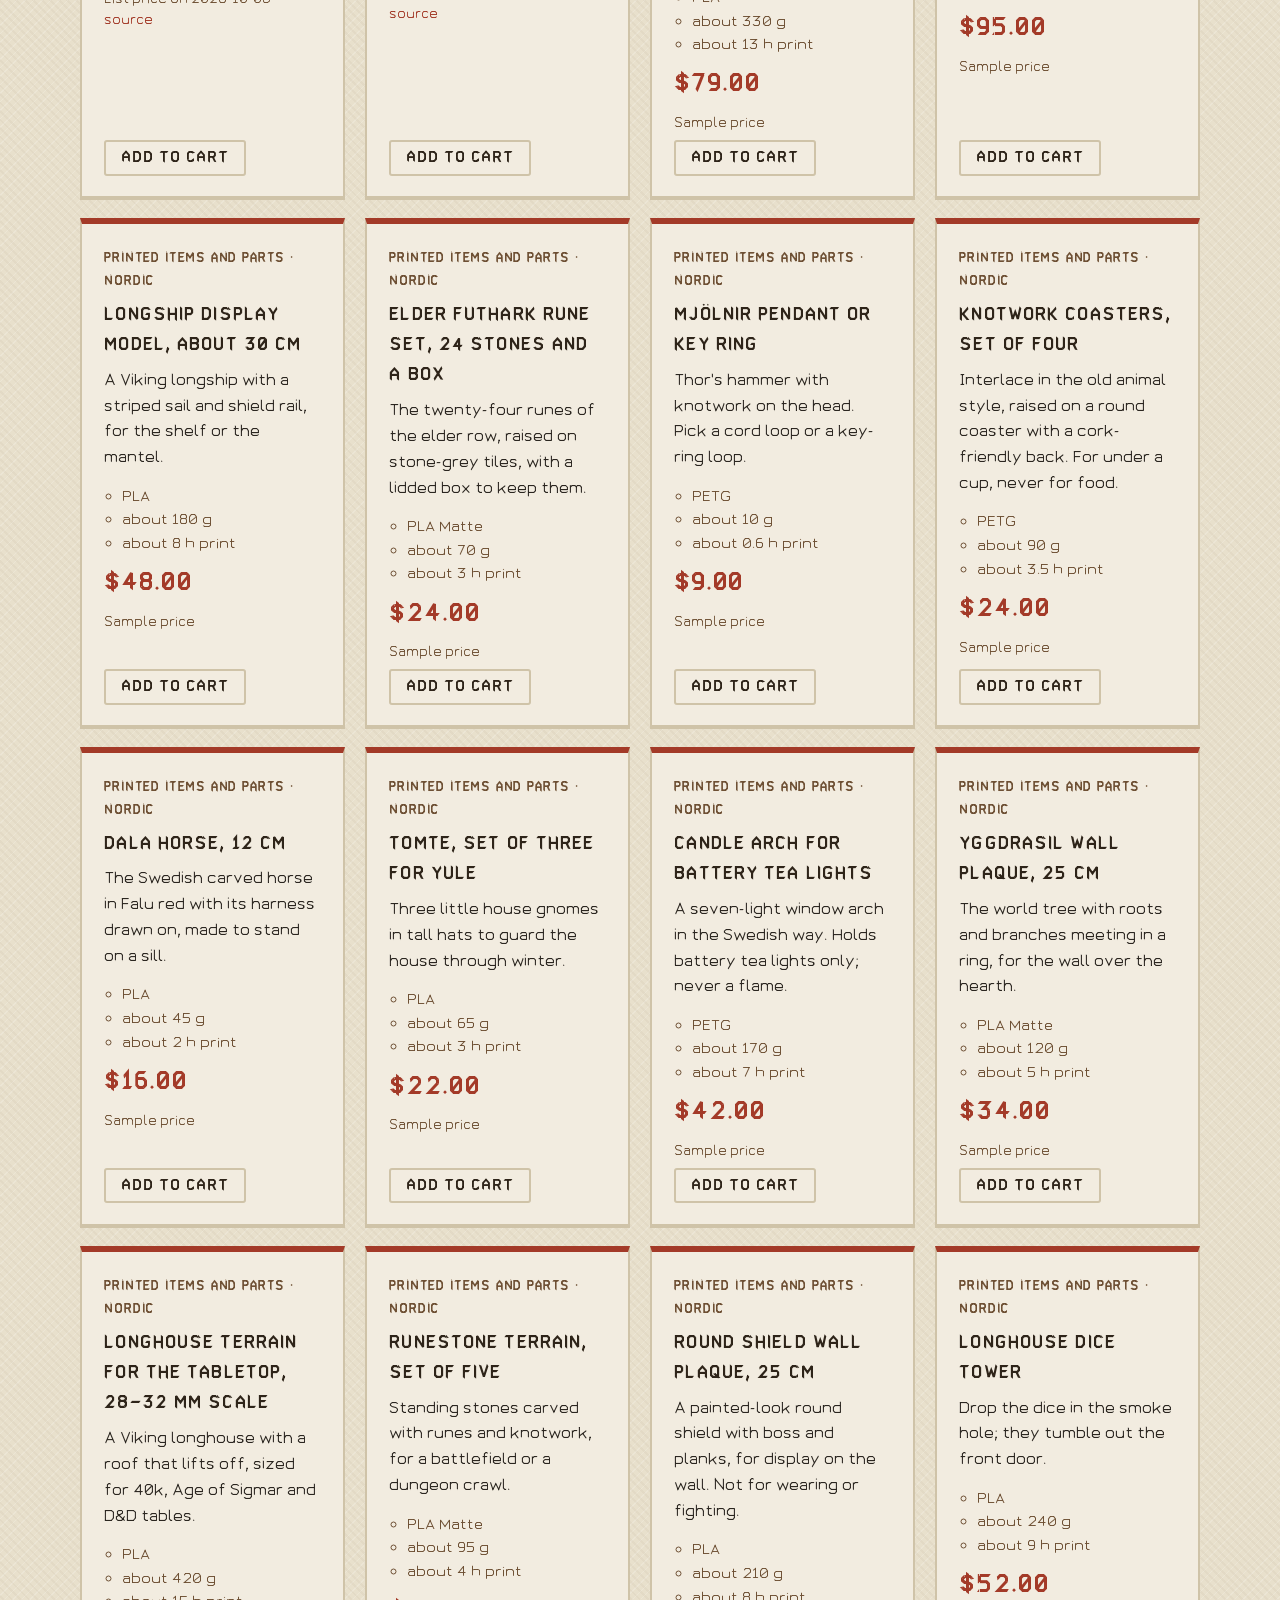
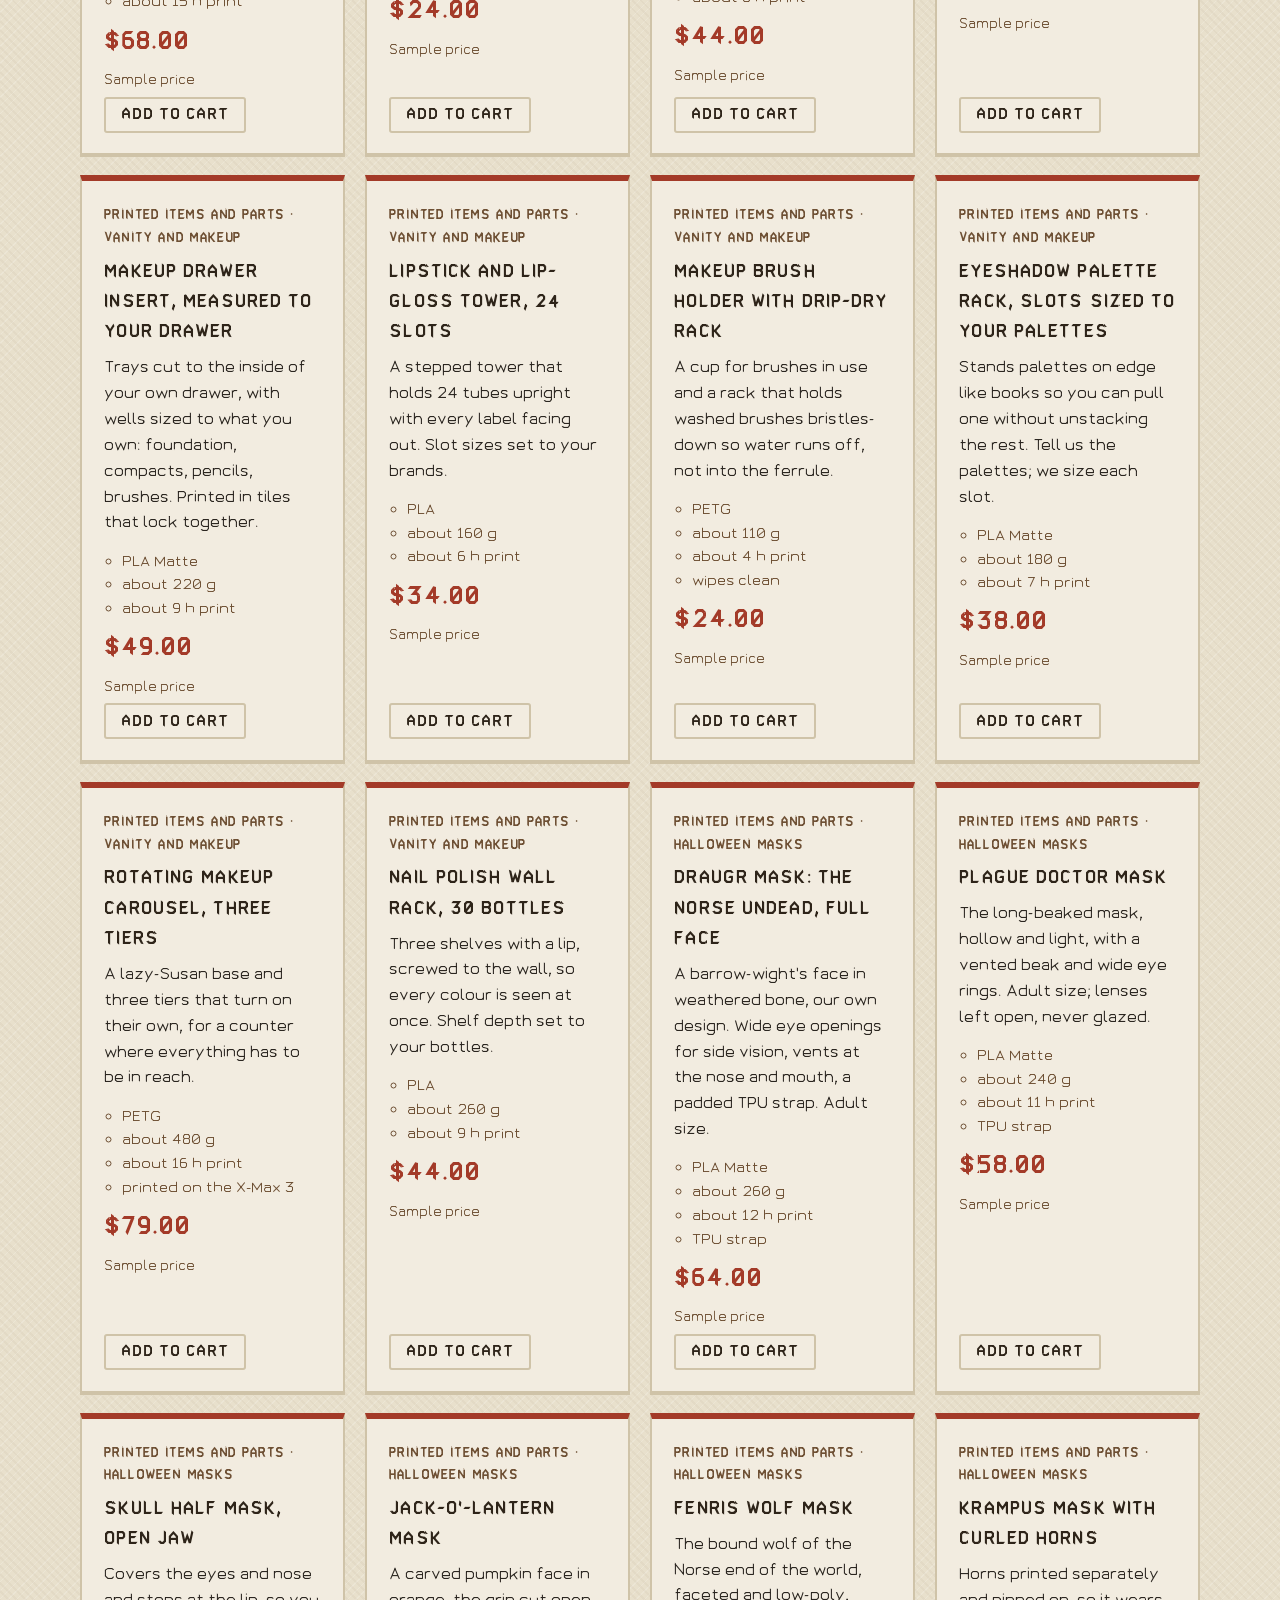
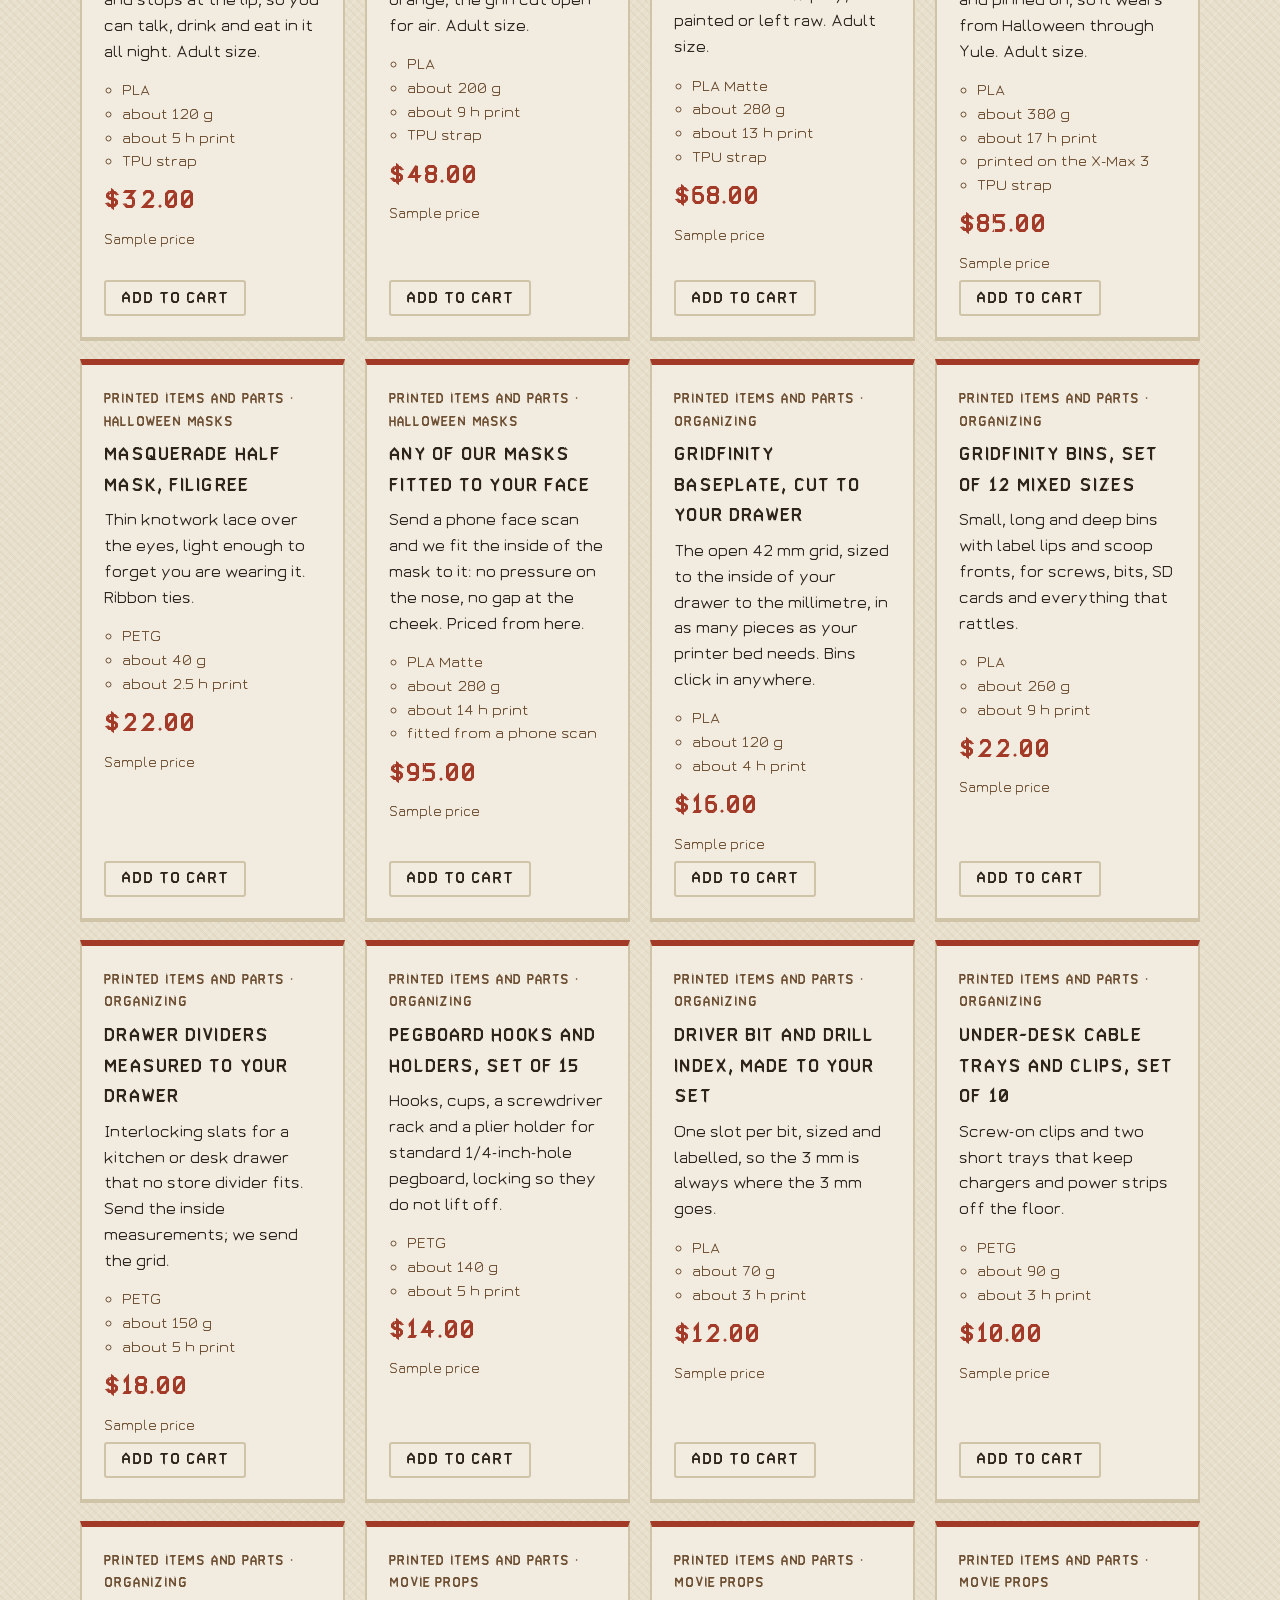
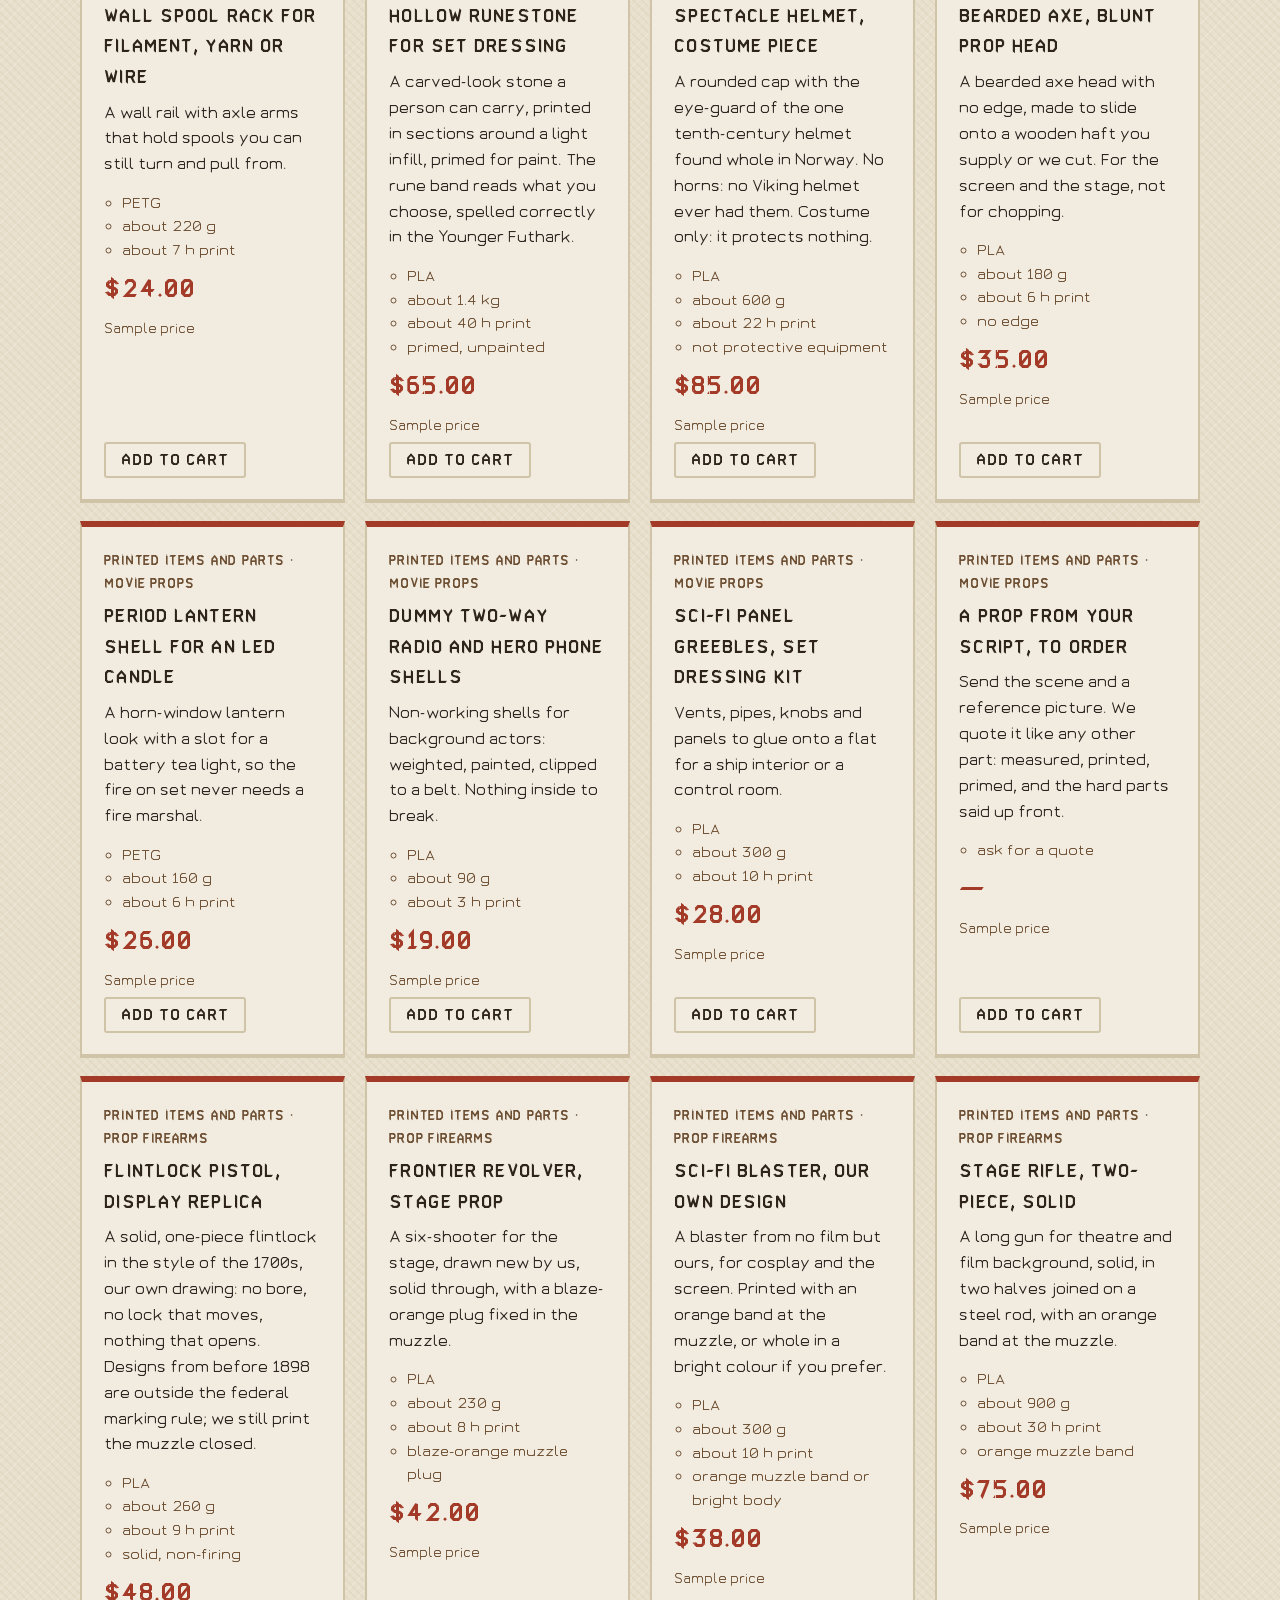
<file: store.html>
<!doctype html>
<html lang="en">
<head>
<meta charset="utf-8">
<meta name="viewport" content="width=device-width, initial-scale=1">
<title>Store — Gildhammer</title>
<meta name="description" content="Printed parts and pieces, printers, filament, and repair parts for printers. A sample store: nothing can be bought yet.">
<link rel="icon" href="img/mark.svg" type="image/svg+xml">
<link rel="preload" href="fonts/Gildhammer-Regular.ttf" as="font" type="font/ttf" crossorigin>
<link rel="preload" href="fonts/GildhammerSaga-Regular.ttf" as="font" type="font/ttf" crossorigin>
<link rel="stylesheet" href="style.css">
<script src="js/app.js" defer></script>
<script src="js/store.js" defer></script>
</head>
<body>

<header class="bar"><div class="bar-in">
  <a class="home" href="./"><img src="img/mark.svg" alt="">Gildhammer</a>
  <ul class="nav">
    <li><a href="./">Home</a></li>
    <li><a href="news.html">News</a></li>
    <li><a href="store.html" aria-current="page">Store</a></li>
    <li><a href="store.html#nordic">Nordic</a></li>
    <li><a href="events.html">Events</a></li>
    <li><a href="designs.html">Free designs</a></li>
    <li><a href="downloads.html">Downloads</a></li>
    <li><a href="software.html">Software</a></li>
    <li><a href="map.html">Map</a></li>
    <li><a href="games.html">Arcade</a></li>
    <li><a href="forum.html">Forum</a></li>
    <li><a href="shipping.html">Shipping</a></li>
    <li><a href="quote.html">Get a quote</a></li>
    <li><a class="login-link" href="login.html" data-login>Log in</a></li>
    <li><a class="cart-link" href="store.html#cart">Cart <span data-cart-count>0</span></a></li>
  </ul>
</div></header>

<div class="hero page">
  <div class="hero-core">
    <img class="emblem" src="img/store.svg" alt="">
    <h1>The store</h1>
    <p class="lede">Printed parts and pieces for every trade we serve, the printers we trust, the filament they run on, and the parts that keep a printer printing.</p>
  </div>
</div>

<div class="band" aria-hidden="true"></div>

<main>
  <p class="notice"><strong>A sample store.</strong> Nothing here can be bought yet. Prices on our own printed goods are samples; prices on other makers' goods are their list prices on the date shown. The cart stays in this browser.</p>
  <div class="filters" id="cats" role="group" aria-label="Show"></div>
  <div class="filters" id="lanes" role="group" aria-label="Trade" hidden></div>
  <input class="find" id="find" type="search" placeholder="Find a part, a printer, a filament…" aria-label="Find in the store">
  <p class="count" id="count" aria-live="polite">Loading the shelves…</p>
  <ul class="goods" id="goods"></ul>
  <section id="cart" class="cartbox" aria-labelledby="cart-h">
    <h2 id="cart-h">Your cart</h2>
    <div id="cart-body"><p class="intro">Empty.</p></div>
  </section>
</main>

<div class="band" aria-hidden="true"></div>

<footer>
  <p class="wordmark small">Gildhammer</p>
  <p>A DUH workshop · Ohio</p>
  <p class="fine">Lettering: Gildhammer, Gildhammer Rune and Gildhammer Saga, typefaces drawn for this workshop.</p>
</footer>

</body>
</html>
</file>
<file: style.css>
/* Gildhammer — a Viking-age house. Since 2026-10-09 every colour is a dye or
 * pigment the Norse are known to have used, and the walls are the colour of the
 * cloth most of them wore: undyed white wool (user: "the background needs to be
 * the color the nord would have used … the colors should be that of the dyes of
 * the time period"). The evidence, with sources, is the DUH vault page
 * vault/internal/playbook/guides/evan/Gildhammer Nordic Brand.md.
 *
 *   ground   undyed white wool — the commonest cloth (Skals et al. 2024; York Coppergate)
 *   chalk    lead white, the ground under Viking paint (Nationalmuseet palette report)
 *   madder   madder red on alum — the best-attested red dye (Walton Rogers 1997)
 *   red lead the strong orange-red painted on runestones (Köping, Öland)
 *   weld     weld / greenweed yellow
 *   ochre    yellow ochre, Viking paint
 *   green    woad over weld — the only way woad appears here (see the lock)
 *   moorit   brown fleece, left undyed
 *   walnut, soot  dark wood and charcoal black, the beams and the hearth
 *
 * THE BLUE LOCK (user, 2026-10-08): "white is acceptable, and the amount of
 * blue in that white is acceptable for other colors". Blue never leads: in
 * every colour on this site, blue is at most the smaller of red and green. So
 * woad blue and lichen purple, though both are real Norse dyes, are not used.
 * `node tools/check-blue.mjs` enforces it over every file in site/.
 * Links carry no underline in any state (DUH AGENTS.md rule 12). */

/* Our own three faces, all drawn for this workshop (font/): Gildhammer for
 * the name, Gildhammer Rune for the rune lines (no horizontal strokes, as runes cut
 * across wood grain have none — so since 2026-10-09 it no longer sets the
 * headings, where its H read as N: "TNE STORE"), Gildhammer Saga for reading. */
@font-face {
  font-family: 'Gildhammer';
  src: url(fonts/Gildhammer-Regular.ttf) format('truetype');
  font-display: swap;
}
@font-face {
  font-family: 'Gildhammer Rune';
  src: url(fonts/GildhammerRune-Regular.ttf) format('truetype');
  font-display: swap;
}
@font-face {
  font-family: 'Gildhammer Saga';
  src: url(fonts/GildhammerSaga-Regular.ttf) format('truetype');
  font-display: swap;
}

:root {
  /* the walls: undyed wool and lead white */
  --ground: #e8e0cc;
  --chalk: #f2ece0;
  --wool-lo: #cfc3a8;
  --fleece: #9c968a;
  /* the beams and the hearth */
  --walnut: #2e2419;
  --walnut-hi: #3d3022;
  --soot: #1e1b18;
  /* the dyes and the paint */
  --madder: #a33a28;
  --madder-hi: #8a2f20;
  --red-lead: #d9481f;
  --weld: #e8c84a;
  --ochre: #c08a2e;
  --green: #3e6236;
  --green-hi: #4e7a44;
  --moorit: #6e5034;
  /* words */
  --ink: #2b2620;
  --muted: #6e5034;
  --on-dark: #f2ece0;
  --on-dark-muted: #cfc3a8;
  --white: #ffffff;
  /* the names before 2026-10-09, still read by games.css */
  --linen: var(--chalk); --birch: var(--ground); --wool: var(--ground);
  --timber: var(--walnut); --timber-hi: var(--walnut-hi); --timber-lo: var(--soot);
  --falu: var(--madder); --falu-hi: var(--madder-hi); --pine: var(--green); --pine-hi: var(--green-hi);
  --ember: var(--ochre); --ember-hi: var(--weld);
  --display: 'Gildhammer', 'Arial Narrow', sans-serif;
  --heading: 'Gildhammer', 'Arial Narrow', sans-serif;
  --body: 'Gildhammer Saga', Georgia, 'Iowan Old Style', 'Palatino Linotype', serif;
  --rune: 'Gildhammer Rune', 'Apple Symbols', 'Segoe UI Historic', 'Noto Sans Runic', serif;
}

* { box-sizing: border-box; }
html { background: var(--ground); }
body {
  margin: 0;
  color: var(--ink);
  font: 18px/1.65 var(--body);
  /* cloth: a faint twill in the undyed wool */
  background:
    repeating-linear-gradient(45deg, rgba(110,80,52,.045) 0 2px, rgba(0,0,0,0) 2px 6px),
    repeating-linear-gradient(-45deg, rgba(255,255,255,.18) 0 1px, rgba(0,0,0,0) 1px 6px),
    var(--ground);
}
a, a:hover, a:focus, a:active, a:visited { color: var(--madder); text-decoration: none; border-bottom: 0; }
a:hover, a:focus-visible { color: var(--madder-hi); }
:focus-visible { outline: 3px solid var(--ochre); outline-offset: 3px; }

h1, h2, h3, .wordmark, .tag, .n, .status span, .nav, .btn, .chip {
  font-family: var(--display);
  font-weight: 400;
  letter-spacing: .06em;
  color: var(--walnut);
}

h1, h2, h3, .tag, .n { font-family: var(--heading); }

/* ---- the roof beam ------------------------------------------------------- */

.bar { background: var(--walnut); border-bottom: 4px solid var(--madder); position: sticky; top: 0; z-index: 10; }
.bar-in { max-width: 82rem; margin: 0 auto; padding: .6rem 1rem; display: flex; flex-wrap: wrap; align-items: center; justify-content: space-between; gap: .5rem 1.5rem; }
.bar .home { font-family: var(--display); font-size: 1.5rem; color: var(--weld); letter-spacing: .06em; display: inline-flex; align-items: center; gap: .5rem; }
.bar .home img { width: 30px; height: 30px; }
.nav { display: flex; flex-wrap: wrap; gap: .25rem 1.15rem; margin: 0; padding: 0; list-style: none; font-size: 1.05rem; }
.nav a, .nav a:visited { color: var(--on-dark); }
.nav a:hover, .nav a:focus-visible { color: var(--weld); }
.nav a[aria-current="page"] { color: var(--weld); }
.nav .cart-link, .nav .cart-link:visited { color: var(--ochre); }

/* The language picker (js/app.js): a button in the bar and a drop of names, each in
 * its own language. Graphic only — no page is translated. */
.bar-in { position: relative; }
.lang-btn { appearance: none; cursor: pointer; display: inline-flex; align-items: center; gap: .4rem; background: transparent; color: var(--on-dark); border: 2px solid var(--moorit); border-radius: 3px; padding: .15rem .6rem .15rem .35rem; font: inherit; font-family: var(--display); letter-spacing: .06em; font-size: 1.05rem; line-height: 1.3; }
.lang-btn:hover, .lang-btn[aria-expanded="true"] { color: var(--weld); border-color: var(--ochre); }
.lang-btn img { display: block; }
.lang-menu { position: absolute; right: 1rem; top: 100%; z-index: 20; width: min(36rem, calc(100vw - 2rem)); max-height: min(34rem, calc(100vh - 6rem)); overflow-y: auto; margin-top: 4px; padding: 1rem 1.1rem .8rem; background: var(--chalk); color: var(--ink); border: 2px solid var(--wool-lo); border-top: 6px solid var(--madder); box-shadow: 0 3px 0 var(--wool-lo); text-align: left; font-family: var(--body); letter-spacing: 0; font-size: 18px; }
.lang-menu[hidden] { display: none; }
.lang-groups, .lang-list { list-style: none; margin: 0; padding: 0; }
.lang-group { margin: 0 0 .6rem; }
.lang-head { display: block; font-family: var(--display); letter-spacing: .08em; font-size: .95rem; color: var(--green); border-bottom: 2px solid var(--wool-lo); margin-bottom: .3rem; }
.lang-list { display: grid; grid-template-columns: repeat(auto-fill, minmax(12rem, 1fr)); gap: .25rem .5rem; }
.lang-opt { letter-spacing: 0; appearance: none; cursor: pointer; width: 100%; display: block; text-align: left; background: transparent; color: var(--ink); border: 2px solid transparent; border-radius: 3px; padding: .25rem .5rem; font: inherit; line-height: 1.25; overflow-wrap: anywhere; }
.lang-opt:hover { background: var(--ground); border-color: var(--wool-lo); }
.lang-opt[aria-pressed="true"] { background: var(--madder); color: var(--chalk); border-color: var(--madder); }
.lang-own { display: block; font-size: 1.05rem; }
.lang-en { display: block; font-size: .8rem; color: var(--muted); }
.lang-opt[aria-pressed="true"] .lang-en { color: var(--on-dark-muted); }
.lang-note { margin: .5rem 0 0; min-height: 1.4em; font-size: .9rem; color: var(--muted); }

/* ---- the house on the home page, and the page heads ---------------------- */

.hero { max-width: 82rem; margin: 0 auto; padding: 2.5rem 1rem 2rem; text-align: center; }
.hero.page { padding: 2.5rem 1rem 1.75rem; }
.hero-core { position: relative; }
.house { width: min(36rem, 100%); height: auto; display: block; margin: 0 auto .5rem; }
.wordmark {
  font-size: clamp(3rem, 11vw, 7rem);
  line-height: 1;
  margin: 0;
  color: var(--madder);
  text-shadow: 0 3px 0 var(--wool-lo);
}
.runes { font-family: var(--rune); color: var(--muted); letter-spacing: .5em; margin: .6rem 0 0; font-size: 1.2rem; }
.hero.page h1 { font-size: clamp(2.2rem, 7vw, 3.8rem); margin: 0; color: var(--madder); }
.wordmark.small { font-size: 2.2rem; text-shadow: none; color: var(--weld); margin: 0 0 .25rem; }
.tag { font-size: clamp(1.1rem, 3vw, 1.55rem); margin: 1rem 0 1.25rem; color: var(--green); }
.lede { max-width: 40rem; margin: 0 auto 1.5rem; color: var(--ink); }
.status { display: inline-flex; flex-wrap: wrap; justify-content: center; gap: .4rem 1rem; align-items: center; margin: 0; padding: .7rem 1.25rem; background: var(--chalk); border: 2px solid var(--wool-lo); color: var(--muted); font-size: .95rem; }
.status span { color: var(--green); font-size: 1.05rem; }

/* The band: a Borre ring-chain carved into a timber rail (img/knot.svg). */
.band {
  height: 30px;
  margin: 0;
  background: url(img/knot.svg) center / 28px 24px repeat-x, var(--walnut);
  border-top: 3px solid var(--madder);
  border-bottom: 3px solid var(--madder);
}

/* ---- rooms --------------------------------------------------------------- */

main { max-width: 72rem; margin: 0 auto; padding: 1rem 1rem 3rem; }
section { padding: 3rem 0 1rem; }
h2 { font-size: clamp(1.8rem, 5vw, 2.5rem); text-align: center; margin: 0 0 .5rem; color: var(--walnut); }
/* under every heading, a little gable: two rafters meeting */
h2::after { content: ''; display: block; width: 4.5rem; height: 12px; margin: .5rem auto 0; background: linear-gradient(160deg, transparent 45%, var(--madder) 45% 60%, transparent 60%) left / 50% 100% no-repeat, linear-gradient(200deg, transparent 45%, var(--madder) 45% 60%, transparent 60%) right / 50% 100% no-repeat; }
.intro { text-align: center; color: var(--muted); max-width: 42rem; margin: 0 auto 2rem; }
h3 { font-size: 1.3rem; margin: 0 0 .5rem; color: var(--madder); }

.cards { list-style: none; margin: 0; padding: 0; display: grid; grid-template-columns: repeat(auto-fit, minmax(17rem, 1fr)); gap: 1.5rem; }
.cards > li, .tile {
  position: relative;
  padding: 1.5rem 1.4rem 1.3rem;
  background: var(--chalk);
  border: 2px solid var(--wool-lo);
  border-top: 6px solid var(--madder);
  box-shadow: 0 2px 0 var(--wool-lo);
}
.cards > li:nth-child(3n+2) { border-top-color: var(--green); }
.cards > li:nth-child(3n) { border-top-color: var(--ochre); }
.cards > li p, .tile p { margin: 0 0 .5rem; color: var(--ink); font-size: .98rem; }
.cards .more { font-family: var(--display); letter-spacing: .06em; font-size: .95rem; }

/* The hearth: the welcome room, warm timber with the fire's light on it. */
.hearth { background: var(--walnut); color: var(--on-dark); margin: 2rem -1rem 0; padding: 2.5rem 1.5rem 2rem; border-top: 6px solid var(--ochre); border-bottom: 6px solid var(--ochre); }
.hearth h2, .hearth h3 { color: var(--weld); }
.hearth h2::after { background: linear-gradient(160deg, transparent 45%, var(--ochre) 45% 60%, transparent 60%) left / 50% 100% no-repeat, linear-gradient(200deg, transparent 45%, var(--ochre) 45% 60%, transparent 60%) right / 50% 100% no-repeat; }
.hearth .intro { color: var(--on-dark-muted); }
.hearth .cards > li { background: var(--walnut-hi); border-color: var(--soot); box-shadow: none; }
.hearth .cards > li p { color: var(--on-dark); }
.hearth a, .hearth a:visited { color: var(--weld); }
.hearth a:hover { color: var(--white); }

.split { display: grid; grid-template-columns: repeat(auto-fit, minmax(19rem, 1fr)); gap: 2.5rem; }
.split h2 { text-align: left; }
.split h2::after { margin-left: 0; }
.nots, .four { margin: 1.25rem 0 0; padding: 0; list-style: none; }
.nots li, .four li { padding: .7rem 0 .7rem 2.2rem; border-bottom: 1px solid var(--wool-lo); position: relative; }
.nots li::before { content: '✕'; position: absolute; left: .2rem; top: .7rem; color: var(--madder); font-family: var(--display); }
.four { counter-reset: q; }
.four li::before { counter-increment: q; content: counter(q); position: absolute; left: .3rem; top: .6rem; font-family: var(--display); color: var(--green); font-size: 1.3rem; }
.nots strong { color: var(--madder); font-weight: 400; font-family: var(--display); letter-spacing: .04em; }

.steps { list-style: none; margin: 2rem 0 0; padding: 0; display: grid; grid-template-columns: repeat(auto-fit, minmax(14rem, 1fr)); gap: 1.5rem; }
.steps li { text-align: center; padding: 0 .5rem; }
.steps p { margin: 0; color: var(--ink); font-size: .98rem; }
/* a step is a rune-stone: tall, rounded at the head */
.n {
  display: grid; place-items: center;
  width: 4.2rem; height: 5.2rem; margin: 0 auto 1rem;
  font-size: 2rem; line-height: 1; color: var(--chalk);
  background: var(--green);
  border-radius: 2.1rem 2.1rem .4rem .4rem;
  box-shadow: inset 0 0 0 3px var(--green-hi);
}

/* ---- controls: chips, buttons, a find box -------------------------------- */

.filters { display: flex; flex-wrap: wrap; gap: .5rem; justify-content: center; margin: 0 0 1.25rem; }
.chip, .btn {
  appearance: none; cursor: pointer;
  background: var(--chalk); color: var(--walnut);
  border: 2px solid var(--wool-lo); border-radius: 3px;
  padding: .45rem .9rem; font-size: 1rem; line-height: 1.1;
}
.chip[aria-pressed="true"], .btn.primary { background: var(--madder); color: var(--chalk); border-color: var(--madder); }
.chip:hover, .btn:hover { border-color: var(--madder); color: var(--madder); }
.chip[aria-pressed="true"]:hover, .btn.primary:hover { color: var(--white); background: var(--madder-hi); }
.btn[disabled] { opacity: .5; cursor: not-allowed; }
.find { display: block; width: min(30rem, 100%); margin: 0 auto 1.25rem; padding: .6rem .9rem; font: 1rem var(--body); color: var(--ink); background: var(--chalk); border: 2px solid var(--wool-lo); border-radius: 3px; }
.find::placeholder { color: var(--muted); }
.find:focus { border-color: var(--madder); outline: none; }
.count { text-align: center; color: var(--muted); font-size: .95rem; margin: -.5rem 0 1.25rem; }

.notice { max-width: 46rem; margin: 0 auto 2rem; padding: 1rem 1.25rem; background: var(--chalk); border: 2px dashed var(--green); color: var(--ink); text-align: center; }
.notice strong { font-family: var(--display); font-weight: 400; letter-spacing: .06em; color: var(--green); }

/* ---- the store ----------------------------------------------------------- */

.goods { display: grid; grid-template-columns: repeat(auto-fill, minmax(16rem, 1fr)); gap: 1.25rem; list-style: none; margin: 0; padding: 0; }
.good { display: flex; flex-direction: column; gap: .4rem; }
.good .cat { font-family: var(--display); letter-spacing: .06em; color: var(--muted); font-size: .85rem; }
.good h3 { font-size: 1.15rem; margin: 0; color: var(--walnut); }
.good .price { font-family: var(--display); font-size: 1.6rem; color: var(--madder); letter-spacing: .04em; }
.good .basis { font-size: .8rem; color: var(--muted); }
.good ul { margin: 0; padding-left: 1.1rem; font-size: .9rem; color: var(--muted); }
.good .btn { margin-top: auto; align-self: flex-start; }
.cartbox { max-width: 46rem; margin: 2rem auto 0; }
.cartbox table { width: 100%; border-collapse: collapse; }
.cartbox td, .cartbox th { padding: .4rem .3rem; border-bottom: 1px solid var(--wool-lo); text-align: left; }
.cartbox th { font-family: var(--display); font-weight: 400; color: var(--green); letter-spacing: .06em; }
.cartbox .total { font-family: var(--display); font-size: 1.4rem; color: var(--madder); text-align: right; margin: .75rem 0; }

/* ---- lists: software, designs, makerspaces, events ----------------------- */

.group { margin: 0 0 2.5rem; }
.group > h3 { font-size: 1.6rem; text-align: center; margin-bottom: 1rem; }
.rows { list-style: none; margin: 0; padding: 0; display: grid; grid-template-columns: repeat(auto-fill, minmax(20rem, 1fr)); gap: 1rem; }
.rows > li { padding: 1rem 1.1rem; background: var(--chalk); border: 1px solid var(--wool-lo); border-left: 5px solid var(--green); }
.rows h4 { font-family: var(--display); font-weight: 400; letter-spacing: .06em; color: var(--walnut); font-size: 1.15rem; margin: 0 0 .3rem; }
.rows h4 a, .rows h4 a:visited { color: var(--madder); }
.rows p { margin: 0 0 .4rem; font-size: .95rem; }
.meta { display: flex; flex-wrap: wrap; gap: .25rem .9rem; font-size: .85rem; color: var(--muted); }
.meta b { font-weight: 400; color: var(--green); font-family: var(--display); letter-spacing: .04em; }
.yes { color: var(--green); }
.no { color: var(--muted); }

/* ---- the map: hung on a dark timber board so its marks keep their light -- */

.mapwrap { position: relative; max-width: 52rem; margin: 0 auto 1rem; background: var(--walnut); border: 6px solid var(--walnut-hi); outline: 2px solid var(--madder); padding: 1rem; }
.mapwrap svg { display: block; width: 100%; height: auto; }
.county { fill: #33281c; stroke: #8a6a3a; stroke-width: .9; }
.county:hover { fill: #45362a; }
.pin { stroke: var(--soot); stroke-width: 1; cursor: pointer; }
.pin:hover, .pin:focus { stroke: var(--white); stroke-width: 2; outline: none; }
.tip { position: absolute; pointer-events: none; background: var(--chalk); border: 2px solid var(--madder); padding: .4rem .6rem; font-size: .85rem; color: var(--ink); max-width: 18rem; display: none; }
.legend { display: flex; flex-wrap: wrap; gap: .4rem 1rem; justify-content: center; font-size: .9rem; color: var(--muted); margin: .5rem 0 1rem; }
.legend i { display: inline-block; width: 12px; height: 12px; margin-right: .35rem; vertical-align: -1px; transform: rotate(45deg); outline: 1px solid var(--walnut); }

footer { text-align: center; padding: 2.5rem 1rem 3rem; color: var(--on-dark-muted); background: var(--walnut); }
footer p { margin: .2rem 0; }
footer .fine { font-size: .85rem; color: var(--on-dark-muted); opacity: .8; }
footer a, footer a:visited { color: var(--ochre); }

@media (max-width: 760px) {
  .bar-in { justify-content: center; }
  .hearth { margin: 2rem -1rem 0; padding: 2rem 1rem; }
}

/* ---- the quote form ------------------------------------------------------ */

.quote { max-width: 40rem; margin: 0 auto 1.5rem; display: grid; gap: 1rem; }
.field { display: grid; gap: .3rem; min-width: 0; }
.field label { font-family: var(--display); letter-spacing: .06em; color: var(--walnut); font-size: 1rem; }
.field small { color: var(--muted); font-size: .85rem; }
.field input, .field select, .field textarea {
  font: 1rem var(--body); color: var(--ink); background: var(--white);
  border: 2px solid var(--wool-lo); border-radius: 3px; padding: .55rem .7rem; width: 100%;
}
.field input:focus, .field select:focus, .field textarea:focus { border-color: var(--madder); outline: none; }
.field.small input { width: 7rem; }
.field input[type="file"] { padding: .4rem; }
#q-preview { max-width: 100%; max-height: 16rem; object-fit: contain; border: 2px solid var(--wool-lo); }
.quote .btn { justify-self: start; font-size: 1.1rem; padding: .6rem 1.2rem; }
.formmsg { margin: 0; min-height: 1.5em; color: var(--ink); }
.trap { position: absolute; left: -9999px; width: 1px; height: 1px; overflow: hidden; }

/* ---- the events calendar ------------------------------------------------- */

.cal-head { display: flex; align-items: center; justify-content: center; gap: 1rem; margin: 0 0 1rem; }
.cal-head h3 { margin: 0; min-width: 12rem; text-align: center; font-size: 1.6rem; color: var(--walnut); }
.cal { display: grid; grid-template-columns: repeat(7, minmax(0, 1fr)); border-top: 2px solid var(--walnut); border-left: 1px solid var(--wool-lo); background: var(--chalk); }
.cal > div { min-height: 6.5rem; padding: .3rem .35rem; border-right: 1px solid var(--wool-lo); border-bottom: 1px solid var(--wool-lo); font-size: .78rem; min-width: 0; }
.cal .dow { min-height: 0; background: var(--walnut); color: var(--on-dark); font-family: var(--display); letter-spacing: .06em; text-align: center; font-size: .9rem; border-color: var(--walnut); }
.cal .out { background: var(--ground); color: var(--muted); }
.cal .today { box-shadow: inset 0 0 0 3px var(--ochre); }
.cal .d { font-family: var(--display); color: var(--muted); display: block; }
.cal .ev { display: block; margin: .15rem 0 0; padding: .1rem .3rem; border-left: 4px solid var(--k, var(--green)); background: var(--white); color: var(--ink); overflow: hidden; text-overflow: ellipsis; white-space: nowrap; line-height: 1.35; }
.cal .ev:hover { color: var(--madder); }
.cal .more-ev { color: var(--muted); }
.k-comic { --k: #d9481f; } .k-anime { --k: #d08a74; } .k-toy { --k: #d9b72b; } .k-scifi { --k: #9c968a; }
.k-wargame { --k: #3e6236; } .k-rpg { --k: #a33a28; } .k-boardgame { --k: #6e5034; } .k-card { --k: #6b6a2e; } .k-paint { --k: #c08a2e; }
.kind-mark { display: inline-block; width: .8rem; height: .8rem; margin-right: .35rem; background: var(--k); vertical-align: -1px; outline: 1px solid var(--chalk); }
.agenda { list-style: none; margin: 1.5rem 0 0; padding: 0; display: grid; gap: .6rem; }
.agenda li { display: grid; grid-template-columns: 7.5rem 1fr; gap: .9rem; padding: .7rem .9rem; background: var(--chalk); border: 1px solid var(--wool-lo); border-left: 5px solid var(--k, var(--green)); }
.agenda .when { font-family: var(--display); letter-spacing: .04em; color: var(--madder); line-height: 1.3; }
.agenda h4 { margin: 0 0 .15rem; font-family: var(--display); font-weight: 400; letter-spacing: .05em; font-size: 1.1rem; }
.agenda p { margin: 0; font-size: .92rem; }
.agenda .ics { font-size: .85rem; }
.nights { display: grid; grid-template-columns: repeat(auto-fill, minmax(15rem, 1fr)); gap: 1rem; }
.nights section { padding: 0; }
.nights h4 { font-family: var(--display); font-weight: 400; letter-spacing: .06em; color: var(--chalk); background: var(--green); margin: 0; padding: .3rem .7rem; }
.nights ul { list-style: none; margin: 0; padding: 0; border: 1px solid var(--wool-lo); border-top: 0; background: var(--chalk); }
.nights li { padding: .5rem .7rem; border-top: 1px solid var(--wool-lo); font-size: .9rem; }
.nights li:first-child { border-top: 0; }
.nights b { font-weight: 400; font-family: var(--display); letter-spacing: .04em; color: var(--madder); }
@media (max-width: 760px) {
  .cal > div { min-height: 4rem; padding: .2rem; }
  .cal .ev { font-size: 0; padding: 0; height: 6px; margin-top: 2px; background: var(--k, var(--green)); border: 0; }
  .agenda li { grid-template-columns: 1fr; gap: .2rem; }
}

/* ---- the Old Norse word over a heading, and a saying from Hávamál --------- */

.kicker { display: block; font-family: var(--body); font-style: italic; font-size: 1rem; letter-spacing: .04em; color: var(--madder); text-align: center; margin: 0 0 .15rem; }
.split .kicker { text-align: left; }
.hearth .kicker { color: var(--weld); }
.saying { max-width: 34rem; margin: 0 auto 1.25rem; font-style: italic; color: var(--moorit); font-size: 1.05rem; }
.saying cite { display: block; font-style: normal; font-size: .85rem; letter-spacing: .04em; margin-top: .2rem; }
.lane-law { max-width: 46rem; margin: 0 auto 1.5rem; padding: 1rem 1.25rem; background: var(--chalk); border: 2px solid var(--red-lead); border-left-width: 8px; color: var(--ink); font-size: .95rem; }
.lane-law strong { font-family: var(--display); font-weight: 400; letter-spacing: .06em; color: var(--madder); }

/* ---- each inner page's emblem, drawn in the dyes (img/<page>.svg) -------- */
.emblem { display: block; width: min(10rem, 40vw); height: auto; margin: 0 auto .75rem; }

/* News, Downloads, Forum, Log in, Shipping — 2026-10-09 */
.nav .login-link, .nav .login-link:visited { color: var(--weld); }
.fine-print { font-size: .85rem; color: var(--muted); }
.news .date { font-family: var(--display); letter-spacing: .06em; color: var(--madder); margin: 0 0 .2rem; }
.boards { list-style: none; margin: 0 auto 2.5rem; padding: 0; max-width: 52rem; display: grid; gap: .6rem; }
.board { display: flex; justify-content: space-between; align-items: center; gap: 1rem; padding: .9rem 1.1rem; background: var(--chalk); border: 1px solid var(--wool-lo); border-left: 5px solid var(--madder); }
.board h4 { font-family: var(--display); font-weight: 400; letter-spacing: .06em; color: var(--walnut); font-size: 1.15rem; margin: 0 0 .25rem; }
.board p { margin: 0; font-size: .95rem; }
.board-n { flex: none; text-align: center; color: var(--muted); font-size: .85rem; }
.board-n span { display: block; font-family: var(--display); font-size: 1.4rem; color: var(--walnut); }
.rules { max-width: 40rem; margin: 0 auto; }
.notes { list-style: none; padding: 0; text-align: left; max-width: 46rem; }
.notes li { margin: 0 0 .6rem; }
.tablewrap { overflow-x: auto; margin: 0 0 2rem; }
.ship { width: 100%; min-width: 52rem; border-collapse: collapse; background: var(--chalk); font-size: .95rem; }
.ship th, .ship td { padding: .55rem .6rem; border: 1px solid var(--wool-lo); text-align: left; vertical-align: top; }
.ship thead th { background: var(--walnut); color: var(--on-dark); font-family: var(--display); font-weight: 400; letter-spacing: .05em; }
.ship small { display: block; font-size: .8rem; color: var(--muted); }
.ship thead small { color: var(--on-dark-muted); }
.ship tbody th { font-family: var(--display); font-weight: 400; letter-spacing: .05em; color: var(--walnut); }
.ship .nc { color: var(--muted); font-style: italic; }
@media (max-width: 760px) { .board { flex-direction: column; align-items: flex-start; } }
.ship .ship-note td { font-size: .85rem; color: var(--muted); border-top: 0; padding-top: 0; }
</file>
<file: games.css>
/* games.html — the arcade wall. Tokens are style.css's. */
.steps { list-style: none; margin: 0 auto 2rem; padding: 0; max-width: 60rem; display: grid; grid-template-columns: repeat(auto-fit, minmax(16rem, 1fr)); gap: .75rem; }
.steps li { background: var(--timber); color: var(--on-dark); padding: .9rem 1rem; border-left: 5px solid var(--ember); }
.steps b { font-family: var(--display); font-weight: 400; color: var(--ember-hi); font-size: 1.4rem; margin-right: .4rem; }
.steps em { font-style: normal; color: var(--ember-hi); }

.cabinet { max-width: 44rem; margin: 0 auto 2rem; padding: 1rem; background: var(--timber-lo); border: 3px solid var(--ember); scroll-margin-top: 5rem; }
.cabinet canvas { display: block; width: 100%; height: auto; image-rendering: pixelated; background: var(--timber-lo); }
.cab-msg { color: var(--on-dark-muted); text-align: center; margin: .75rem 0 0; }

.machines { list-style: none; margin: 0 0 2rem; padding: 0; display: grid; grid-template-columns: repeat(auto-fill, minmax(15rem, 1fr)); gap: 1rem; }
.machine { display: flex; flex-direction: column; background: var(--timber); color: var(--on-dark); padding: 1rem 1.1rem 1.1rem; border-top: 4px solid var(--ember); }
.machine .year { font-family: var(--display); color: var(--ember-hi); font-size: 1.8rem; line-height: 1; margin: 0 0 .35rem; }
.machine h4 { font-family: var(--display); font-weight: 400; letter-spacing: .06em; color: var(--on-dark); font-size: 1.2rem; margin: 0 0 .15rem; }
.machine .maker { color: var(--on-dark-muted); margin: 0 0 .9rem; }
.machine .acts { display: flex; gap: .5rem; margin: 0 0 .8rem; }
.machine .acts .btn { cursor: pointer; flex: 1; text-align: center; }
.machine .credit { color: var(--on-dark-muted); font-size: .8rem; line-height: 1.35; margin: auto 0 0; }
.machine .credit + .credit { margin-top: .4rem; }
.fine-print { font-size: .85rem; }
.machine .what { color: var(--on-dark); font-size: .92rem; margin: -.5rem 0 .9rem; }
.machine .acts.col { flex-direction: column; }
.machine .credit a, .fine-print a { color: var(--ember-hi); }
.jump { display: flex; gap: .75rem; justify-content: center; flex-wrap: wrap; margin: 0 0 1.25rem; }
#arcade, #downloads { scroll-margin-top: 5rem; }
#downloads { margin-top: 3rem; }
</file>
